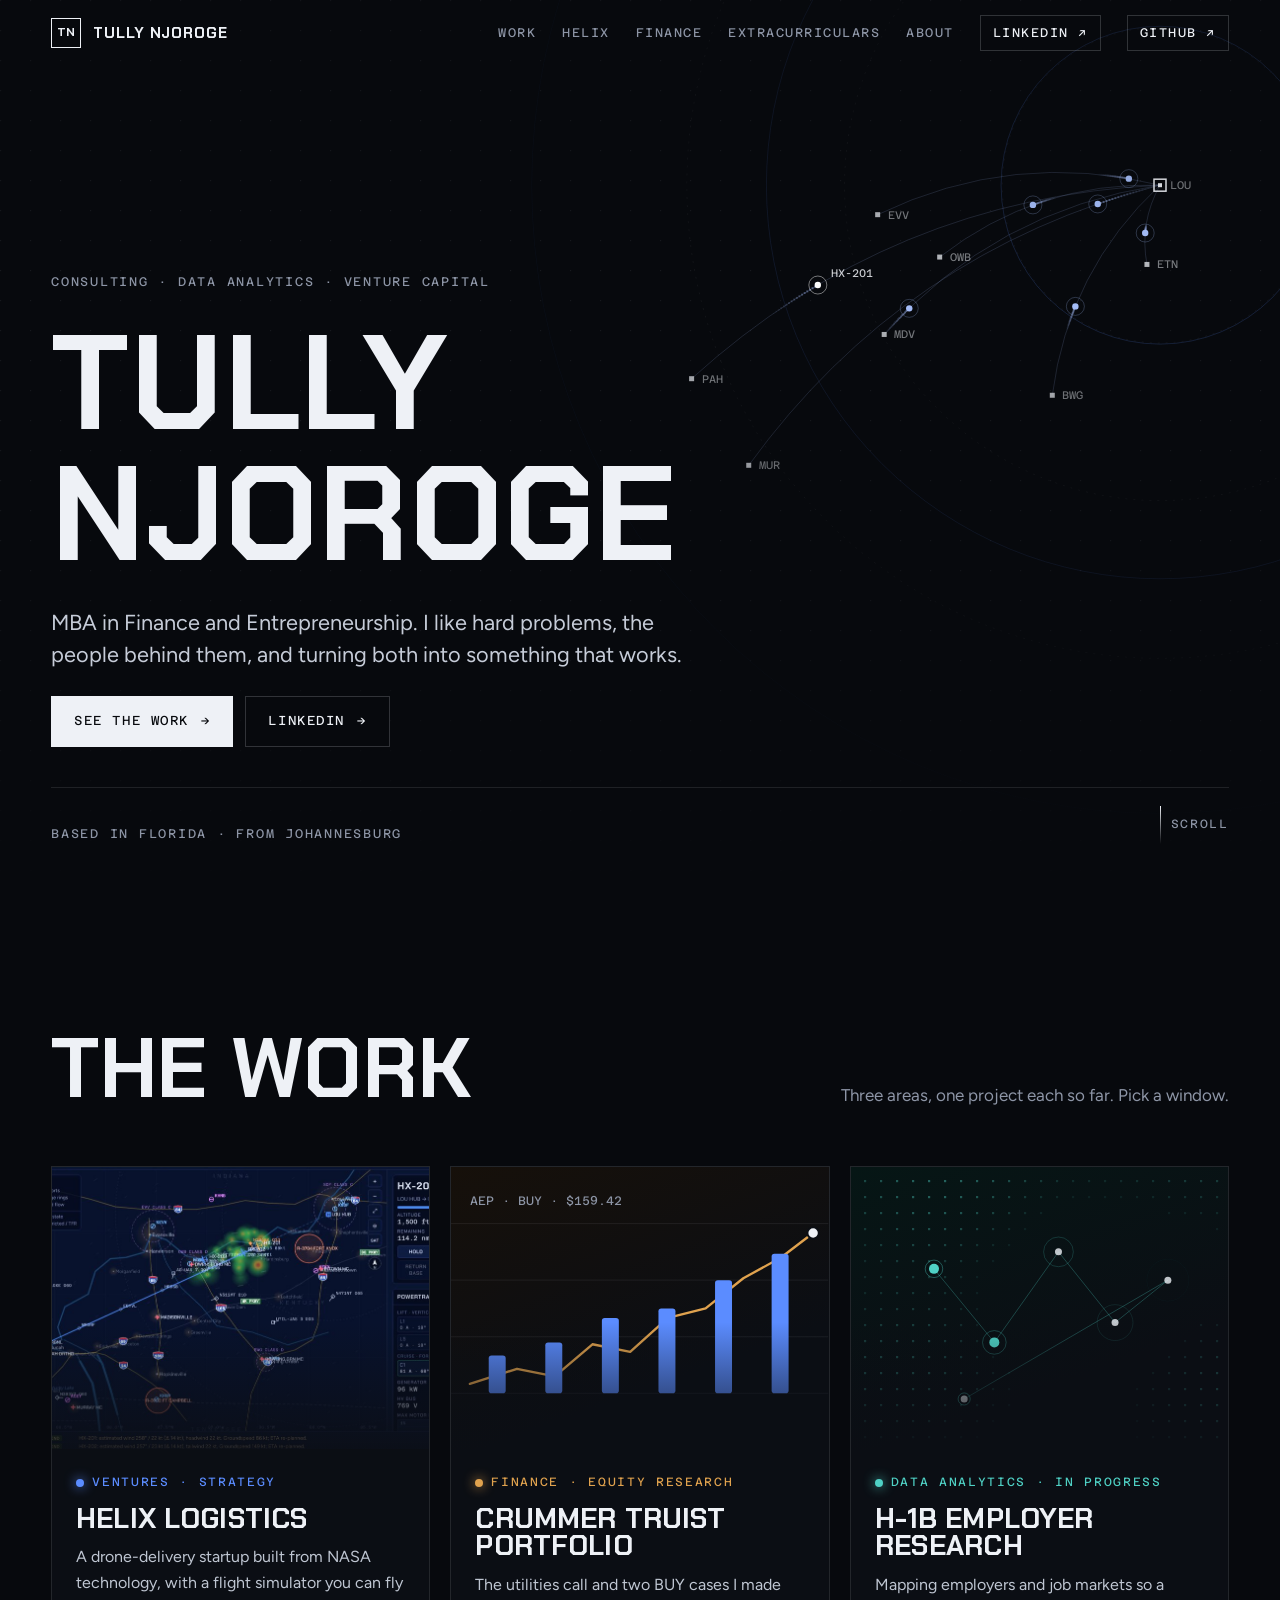
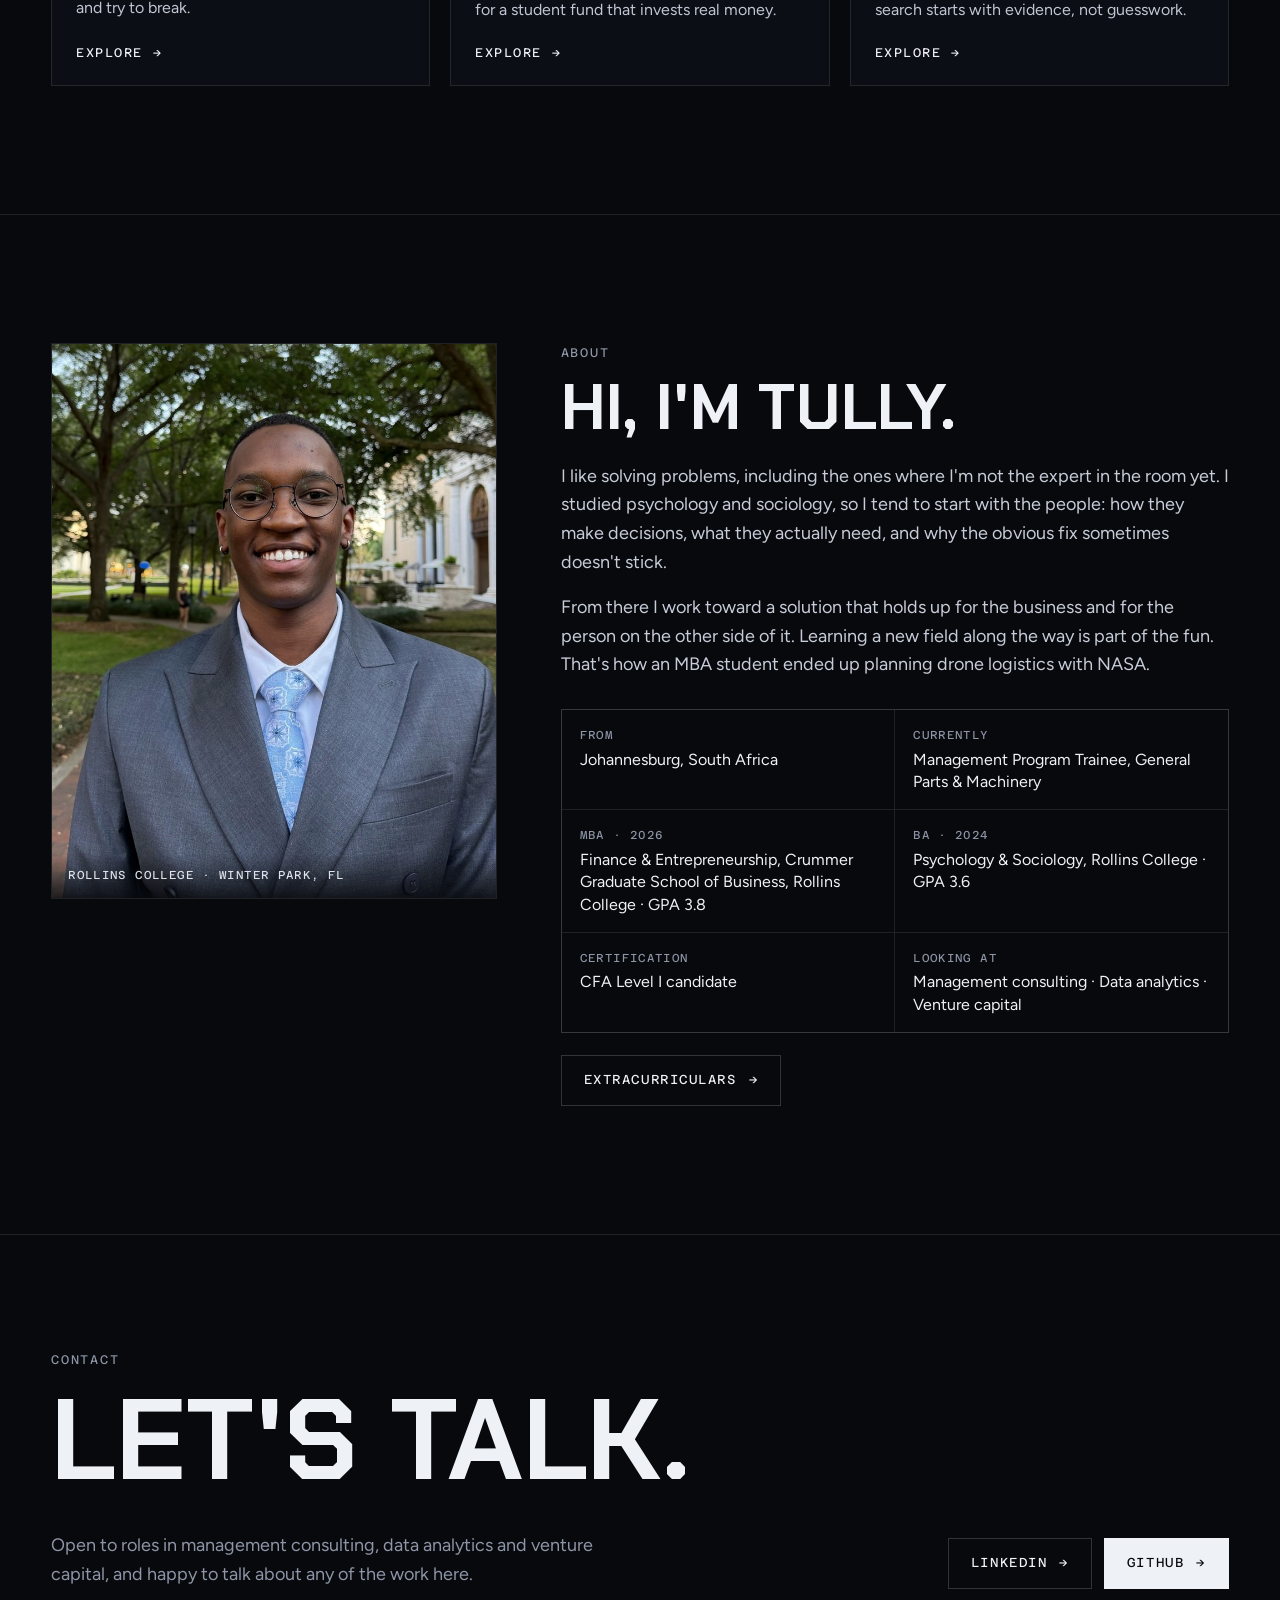
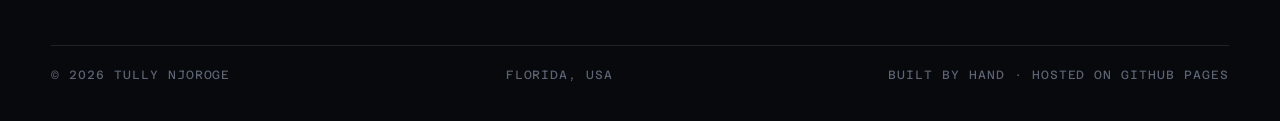
<file: index.html>
<!doctype html>
<html lang="en">
<head>
<meta charset="utf-8">
<meta name="viewport" content="width=device-width, initial-scale=1, viewport-fit=cover">
<title>Tully Njoroge</title>
<meta name="description" content="Tully Njoroge: MBA in Finance and Entrepreneurship, focused on management consulting, data analytics and venture capital.">
<meta property="og:title" content="Tully Njoroge"><meta property="og:description" content="Tully Njoroge: MBA in Finance and Entrepreneurship, focused on management consulting, data analytics and venture capital."><meta property="og:image" content="helix-console.jpg">
<script>document.documentElement.classList.add('js')</script>
<link rel="preconnect" href="https://fonts.googleapis.com"><link rel="preconnect" href="https://fonts.gstatic.com" crossorigin><link rel="stylesheet" href="https://fonts.googleapis.com/css2?family=Chakra+Petch:wght@500;600;700&family=Figtree:wght@400;500;600&family=Azeret+Mono:wght@400;500&display=swap">
<link rel="stylesheet" href="site.css">
</head>
<body><header class="nav"><div class="wrap">
  <a class="brand" href="index.html"><span class="mark">TN</span>Tully Njoroge</a>
  <nav aria-label="Main"><a href="index.html#work">Work</a><a href="helix-logistics.html">Helix</a><a href="global-portfolios.html">Finance</a><a href="extracurriculars.html">Extracurriculars</a><a href="index.html#about">About</a><a class="gh" href="https://www.linkedin.com/in/tully-njoroge" rel="noopener">LinkedIn ↗</a><a class="gh" href="https://github.com/tuhlee15" rel="noopener">GitHub ↗</a></nav>
</div></header>
<main>
<section class="hero" aria-label="Introduction">
  <canvas data-field aria-hidden="true"></canvas>
  <div class="wrap">
    <div class="eyebrow rv">Consulting · Data analytics · Venture capital</div>
    <h1 class="display split"><span>Tully</span> <span>Njoroge</span></h1>
    <p class="lede rv d1">MBA in Finance and Entrepreneurship. I like hard problems, the people behind them, and turning both into something that works.</p>
    <div class="btns rv d2"><a class="btn solid" href="#work">See the work <span class="arr">→</span></a><a class="btn" href="https://www.linkedin.com/in/tully-njoroge" rel="noopener">LinkedIn <span class="arr">→</span></a></div>
    <div class="hero-foot rv d3"><span class="eyebrow">Based in Florida · From Johannesburg</span><div class="scrollcue"><i></i>Scroll</div></div>
  </div>
</section>

<section class="section" id="work"><div class="wrap">
  <div class="sec-head"><h2 class="display split">The work</h2><p class="rv">Three areas, one project each so far. Pick a window.</p></div>
  <div class="windows">
    <a class="win rv" href="helix-logistics.html">
      <div class="win-media"><img src="helix-console.jpg" alt="Helix Ops flight operations console over a map of western Kentucky" loading="lazy"></div>
      <div class="win-body"><span class="code aero">Ventures · Strategy</span><h3 class="display">Helix Logistics</h3><p>A drone-delivery startup built from NASA technology, with a flight simulator you can fly and try to break.</p><span class="more">Explore <span class="arr">→</span></span></div>
    </a>
    <a class="win rv d1" href="global-portfolios.html">
      <div class="win-media fin-art" aria-hidden="true">
        <svg viewBox="0 0 400 300" preserveAspectRatio="xMidYMid slice">
          <g stroke="rgba(238,241,246,.08)"><line x1="0" x2="400" y1="60" y2="60"/><line x1="0" x2="400" y1="120" y2="120"/><line x1="0" x2="400" y1="180" y2="180"/><line x1="0" x2="400" y1="240" y2="240"/></g>
          <polyline class="draw" points="20,230 70,214 110,222 150,188 190,196 230,160 270,150 310,118 350,96 384,70" fill="none" stroke="#e0a24e" stroke-width="2.5" stroke-linejoin="round" stroke-linecap="round"/>
          <g class="bars"><rect x="40" y="200" width="18" height="40" rx="3" fill="#5b8cff"/><rect x="100" y="186" width="18" height="54" rx="3" fill="#5b8cff"/><rect x="160" y="160" width="18" height="80" rx="3" fill="#5b8cff"/><rect x="220" y="150" width="18" height="90" rx="3" fill="#5b8cff"/><rect x="280" y="120" width="18" height="120" rx="3" fill="#5b8cff"/><rect x="340" y="92" width="18" height="148" rx="3" fill="#5b8cff"/></g>
          <circle cx="384" cy="70" r="6" fill="#eef1f6" stroke="#0b0e14" stroke-width="2"/>
          <text x="20" y="40" font-family="Azeret Mono, ui-monospace, monospace" font-size="13" fill="#8d95a6">AEP · BUY · $159.42</text>
        </svg>
      </div>
      <div class="win-body"><span class="code fin">Finance · Equity research</span><h3 class="display">Crummer Truist Portfolio</h3><p>The utilities call and two BUY cases I made for a student fund that invests real money.</p><span class="more">Explore <span class="arr">→</span></span></div>
    </a>
    <a class="win rv d2" href="h1b-employer-research.html">
      <div class="win-media data-art" aria-hidden="true"><canvas data-dots></canvas></div>
      <div class="win-body"><span class="code data">Data analytics · In progress</span><h3 class="display">H-1B Employer Research</h3><p>Mapping employers and job markets so a search starts with evidence, not guesswork.</p><span class="more">Explore <span class="arr">→</span></span></div>
    </a>
  </div>
</div></section>

<section class="section" id="about" style="border-top:1px solid var(--line)"><div class="wrap about">
  <figure class="portrait rv" style="margin:0"><img src="headshot.jpg" alt="Tully Njoroge in a grey suit and light blue tie on the Rollins College campus" width="800" height="1000"><figcaption>Rollins College · Winter Park, FL</figcaption></figure>
  <div>
    <div class="eyebrow rv">About</div>
    <h2 class="display split" style="margin-top:14px">Hi, I'm Tully.</h2>
    <div class="bio rv">
      <p>I like solving problems, including the ones where I'm not the expert in the room yet. I studied psychology and sociology, so I tend to start with the people: how they make decisions, what they actually need, and why the obvious fix sometimes doesn't stick.</p>
      <p>From there I work toward a solution that holds up for the business and for the person on the other side of it. Learning a new field along the way is part of the fun. That's how an MBA student ended up planning drone logistics with NASA.</p>
    </div>
    <dl class="facts rv">
      <div><dt>From</dt><dd>Johannesburg, South Africa</dd></div>
      <div><dt>Currently</dt><dd>Management Program Trainee, General Parts &amp; Machinery</dd></div>
      <div><dt>MBA · 2026</dt><dd>Finance &amp; Entrepreneurship, Crummer Graduate School of Business, Rollins College · GPA 3.8</dd></div>
      <div><dt>BA · 2024</dt><dd>Psychology &amp; Sociology, Rollins College · GPA 3.6</dd></div>
      <div><dt>Certification</dt><dd>CFA Level I candidate</dd></div>
      <div><dt>Looking at</dt><dd>Management consulting · Data analytics · Venture capital</dd></div>
    </dl>
    <div class="btns rv" style="margin-top:22px"><a class="btn" href="extracurriculars.html">Extracurriculars <span class="arr">→</span></a></div>
  </div>
</div></section>
</main>
<footer class="contact"><div class="wrap">
  <div class="eyebrow rv">Contact</div>
  <h2 class="display split" style="margin-top:14px">Let's talk.</h2>
  <div class="row rv"><p style="color:var(--muted);max-width:46ch;font-size:18px">Open to roles in management consulting, data analytics and venture capital, and happy to talk about any of the work here.</p>
  <div class="btns"><a class="btn" href="https://www.linkedin.com/in/tully-njoroge" rel="noopener">LinkedIn <span class="arr">→</span></a><a class="btn solid" href="https://github.com/tuhlee15" rel="noopener">GitHub <span class="arr">→</span></a></div></div>
  <div class="foot"><span>© 2026 Tully Njoroge</span><span>Florida, USA</span><span>Built by hand · hosted on GitHub Pages</span></div>
</div></footer>
<script src="site.js"></script>
</body>
</html>
</file>
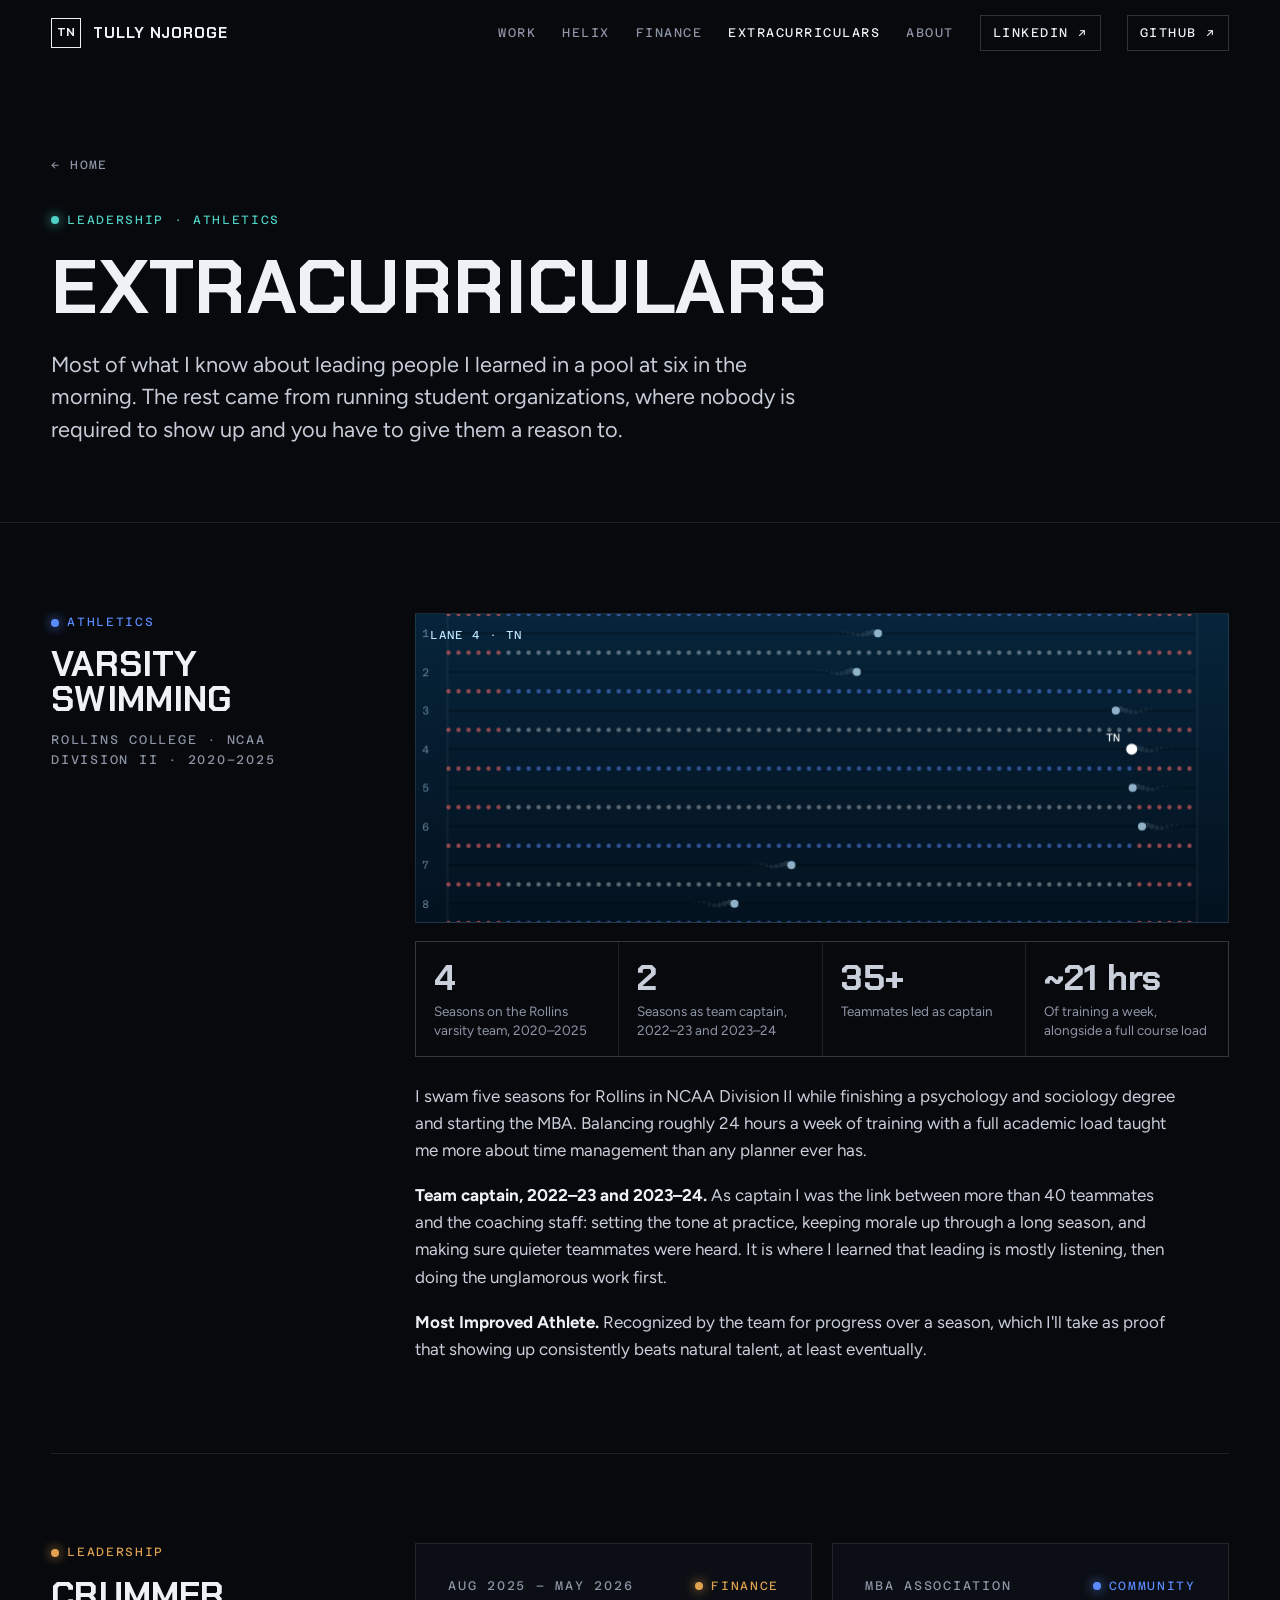
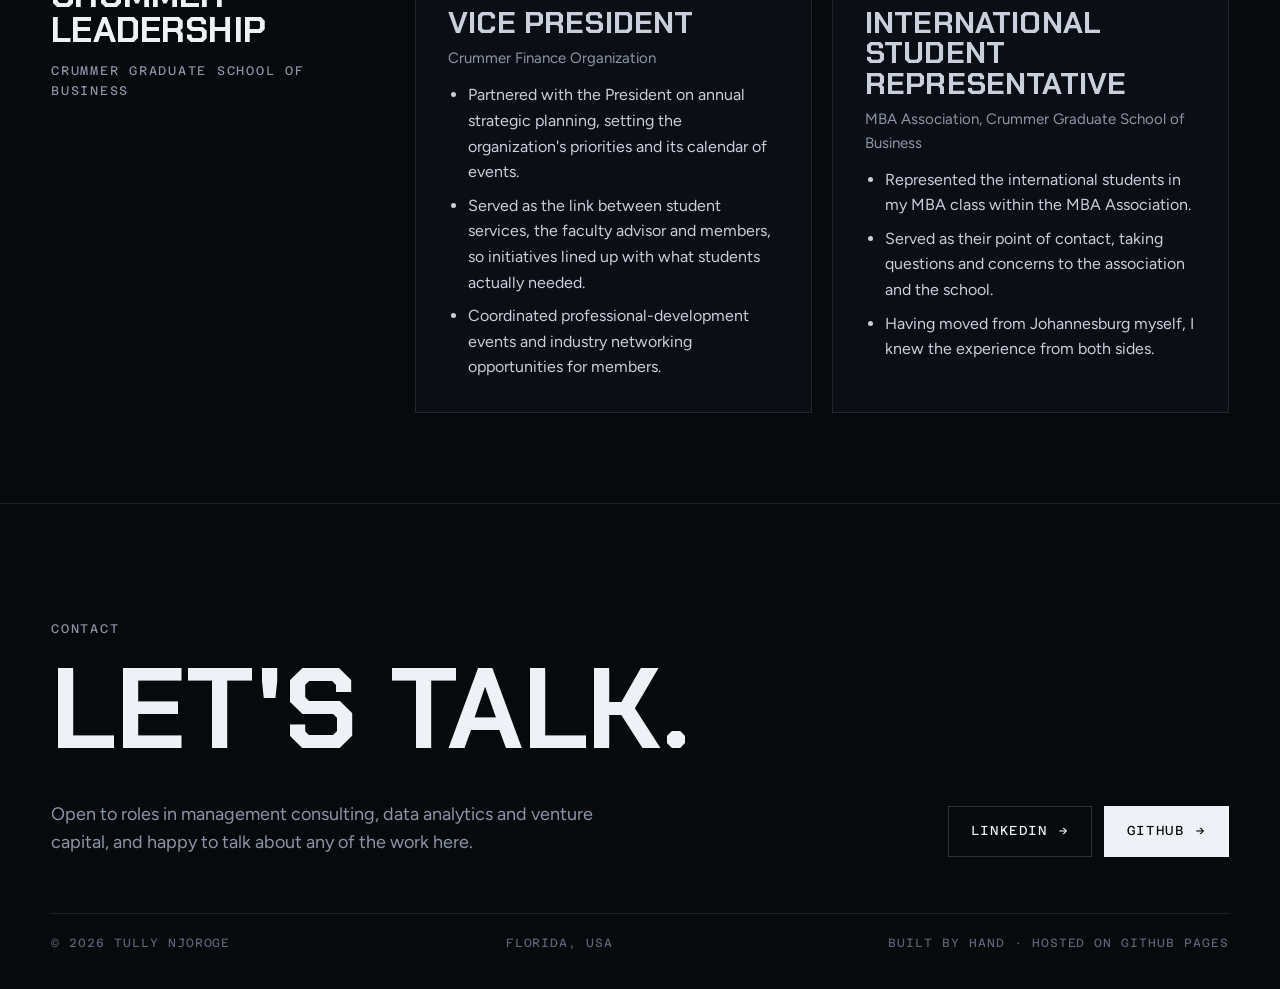
<file: extracurriculars.html>
<!doctype html>
<html lang="en">
<head>
<meta charset="utf-8">
<meta name="viewport" content="width=device-width, initial-scale=1, viewport-fit=cover">
<title>Extracurriculars</title>
<meta name="description" content="Tully Njoroge outside the classroom: NCAA Division II varsity swimming and team captain at Rollins College, Crummer Finance Organization and the MBA Association.">
<meta property="og:title" content="Extracurriculars"><meta property="og:description" content="Tully Njoroge outside the classroom: NCAA Division II varsity swimming and team captain at Rollins College, Crummer Finance Organization and the MBA Association."><meta property="og:image" content="helix-console.jpg">
<script>document.documentElement.classList.add('js')</script>
<link rel="preconnect" href="https://fonts.googleapis.com"><link rel="preconnect" href="https://fonts.gstatic.com" crossorigin><link rel="stylesheet" href="https://fonts.googleapis.com/css2?family=Chakra+Petch:wght@500;600;700&family=Figtree:wght@400;500;600&family=Azeret+Mono:wght@400;500&display=swap">
<link rel="stylesheet" href="site.css">
</head>
<body><header class="nav"><div class="wrap">
  <a class="brand" href="index.html"><span class="mark">TN</span>Tully Njoroge</a>
  <nav aria-label="Main"><a href="index.html#work">Work</a><a href="helix-logistics.html">Helix</a><a href="global-portfolios.html">Finance</a><a href="extracurriculars.html" aria-current="page">Extracurriculars</a><a href="index.html#about">About</a><a class="gh" href="https://www.linkedin.com/in/tully-njoroge" rel="noopener">LinkedIn ↗</a><a class="gh" href="https://github.com/tuhlee15" rel="noopener">GitHub ↗</a></nav>
</div></header>
<main>
<section class="cs-hero"><div class="wrap">
  <a class="crumb" href="index.html#about">← Home</a>
  <div style="margin-top:28px"><span class="code data">Leadership · Athletics</span></div>
  <h1 class="display split" style="font-size:clamp(22px,6vw,104px)">Extracurriculars</h1>
  <p class="lede rv">Most of what I know about leading people I learned in a pool at six in the morning. The rest came from running student organizations, where nobody is required to show up and you have to give them a reason to.</p>
</div></section>

<div class="wrap">
<section class="block"><header><span class="code aero">Athletics</span><h2 class="display">Varsity swimming</h2><p class="eyebrow">Rollins College · NCAA Division II · 2020–2025</p></header><div class="prose" style="max-width:none">
  <div class="pool rv"><canvas data-pool aria-hidden="true"></canvas><span class="pool-label">Lane 4 · TN</span></div>
  <div class="factbar rv" data-count-wrap style="margin-top:0">
    <div><b data-count="5">5</b><span>Seasons on the Rollins varsity team, 2020–2025</span></div>
    <div><b data-count="2">2</b><span>Seasons as team captain, 2022–23 and 2023–24</span></div>
    <div><b data-count="40" data-suf="+">40+</b><span>Teammates led as captain</span></div>
    <div><b data-count="24" data-pre="~" data-suf=" hrs">~24 hrs</b><span>Of training a week, alongside a full course load</span></div>
  </div>
  <div class="prose" style="margin-top:8px">
    <p class="rv">I swam five seasons for Rollins in NCAA Division II while finishing a psychology and sociology degree and starting the MBA. Balancing roughly 24 hours a week of training with a full academic load taught me more about time management than any planner ever has.</p>
    <p class="rv"><strong>Team captain, 2022–23 and 2023–24.</strong> As captain I was the link between more than 40 teammates and the coaching staff: setting the tone at practice, keeping morale up through a long season, and making sure quieter teammates were heard. It is where I learned that leading is mostly listening, then doing the unglamorous work first.</p>
    <p class="rv"><strong>Most Improved Athlete.</strong> Recognized by the team for progress over a season, which I'll take as proof that showing up consistently beats natural talent, at least eventually.</p>
  </div>
</div></section>

<section class="block" style="border-bottom:0"><header><span class="code fin">Leadership</span><h2 class="display">Crummer leadership</h2><p class="eyebrow">Crummer Graduate School of Business</p></header><div class="prose" style="max-width:none">
  <div class="roles">
    <article class="role rv">
      <div class="role-top"><span class="eyebrow">Aug 2025 – May 2026</span><span class="code fin">Finance</span></div>
      <h3 class="display">Vice President</h3>
      <div class="org">Crummer Finance Organization</div>
      <ul class="clean">
        <li>Partnered with the President on annual strategic planning, setting the organization's priorities and its calendar of events.</li>
        <li>Served as the link between student services, the faculty advisor and members, so initiatives lined up with what students actually needed.</li>
        <li>Coordinated professional-development events and industry networking opportunities for members.</li>
      </ul>
    </article>
    <article class="role rv d1">
      <div class="role-top"><span class="eyebrow">MBA Association</span><span class="code aero">Community</span></div>
      <h3 class="display">International Student Representative</h3>
      <div class="org">MBA Association, Crummer Graduate School of Business</div>
      <ul class="clean">
        <li>Represented the international students in my MBA class within the MBA Association.</li>
        <li>Served as their point of contact, taking questions and concerns to the association and the school.</li>
        <li>Having moved from Johannesburg myself, I knew the experience from both sides.</li>
      </ul>
    </article>
  </div>
</div></section>
</div>
</main>
<footer class="contact"><div class="wrap">
  <div class="eyebrow rv">Contact</div>
  <h2 class="display split" style="margin-top:14px">Let's talk.</h2>
  <div class="row rv"><p style="color:var(--muted);max-width:46ch;font-size:18px">Open to roles in management consulting, data analytics and venture capital, and happy to talk about any of the work here.</p>
  <div class="btns"><a class="btn" href="https://www.linkedin.com/in/tully-njoroge" rel="noopener">LinkedIn <span class="arr">→</span></a><a class="btn solid" href="https://github.com/tuhlee15" rel="noopener">GitHub <span class="arr">→</span></a></div></div>
  <div class="foot"><span>© 2026 Tully Njoroge</span><span>Florida, USA</span><span>Built by hand · hosted on GitHub Pages</span></div>
</div></footer>
<script src="site.js"></script>
</body>
</html>
</file>
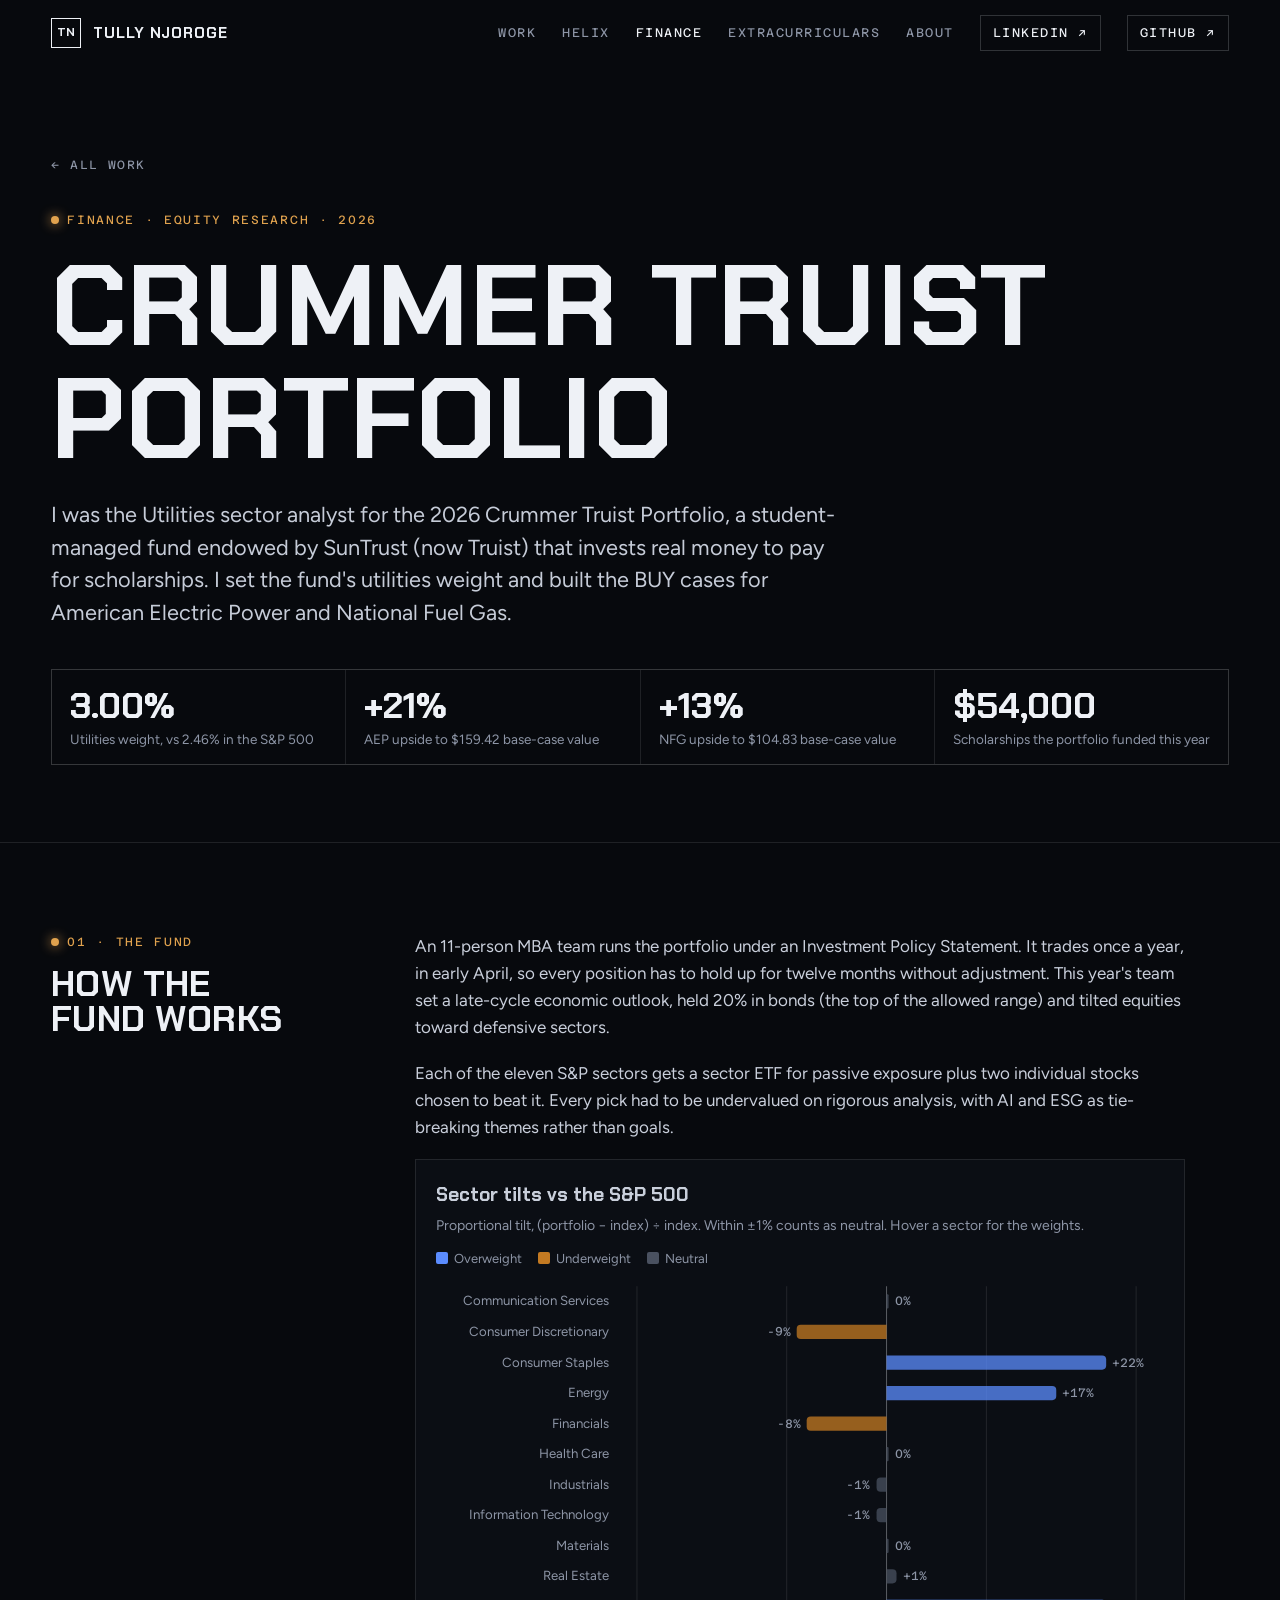
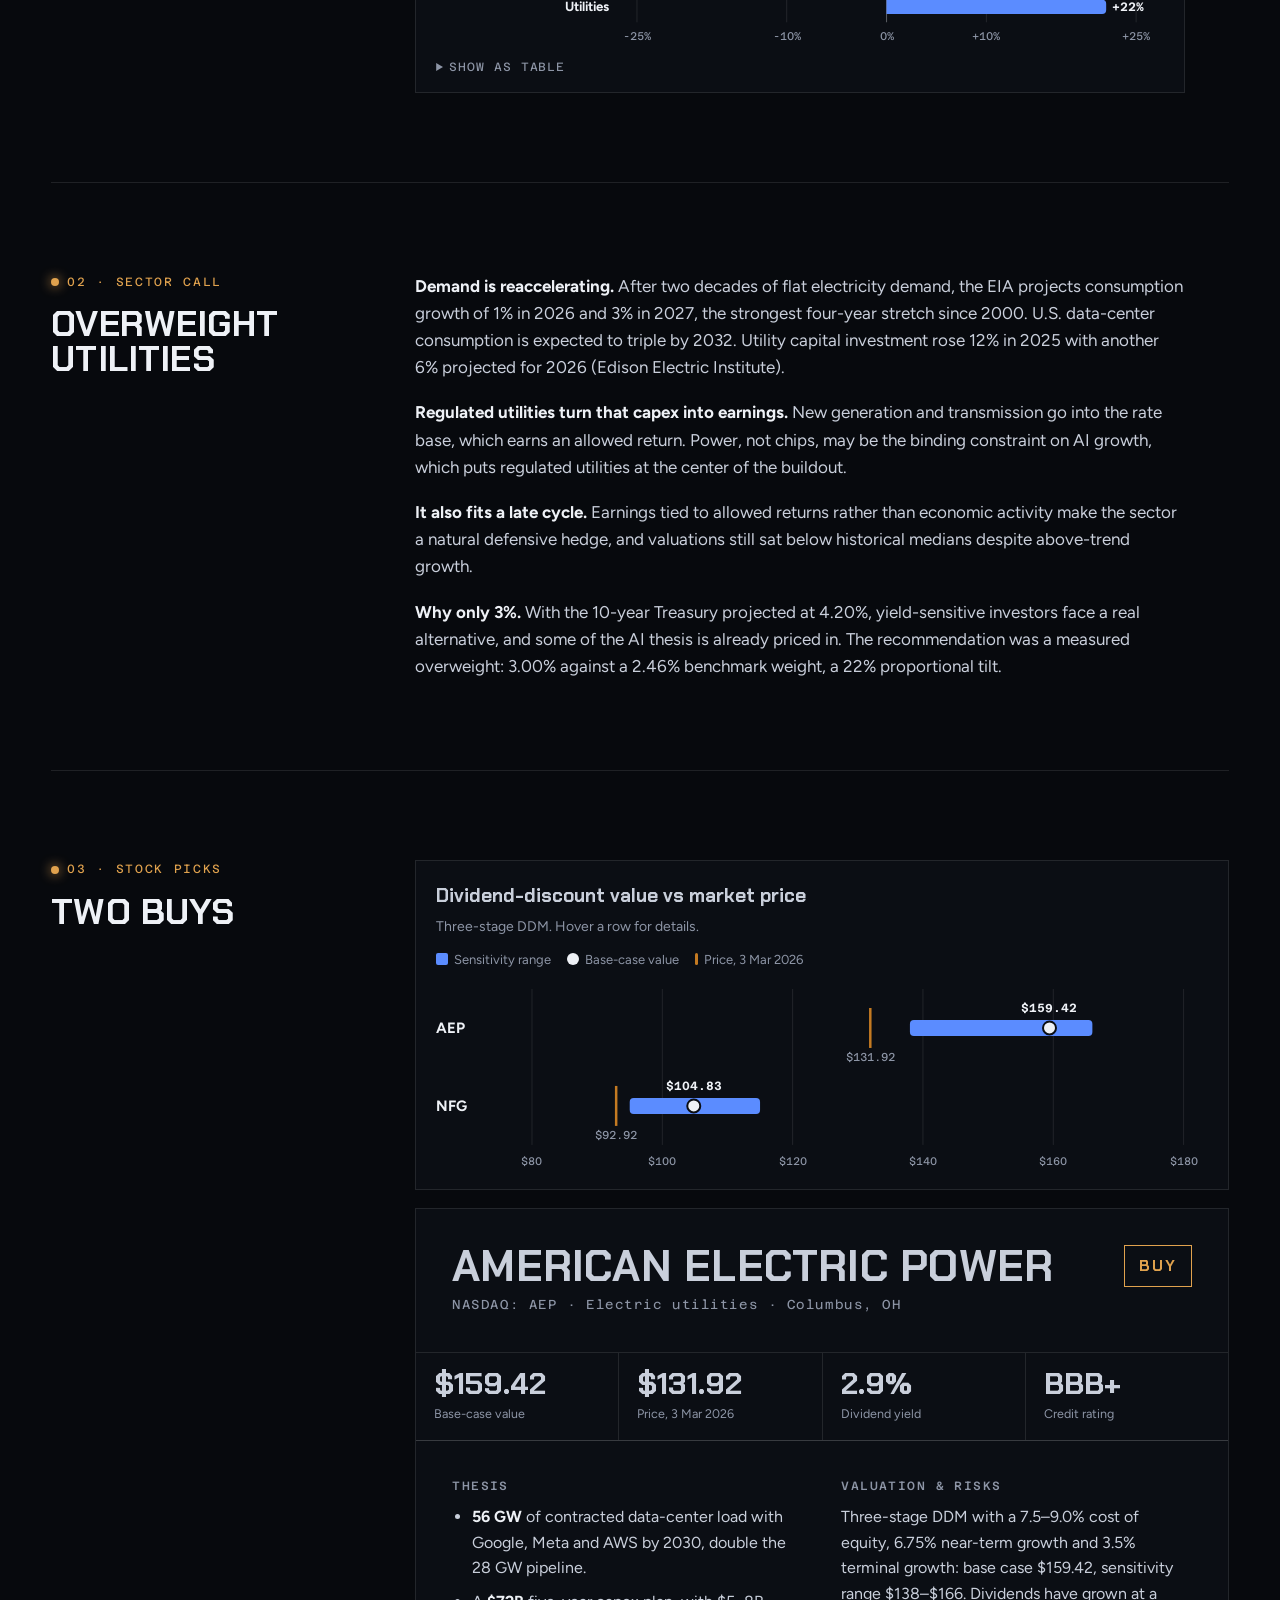
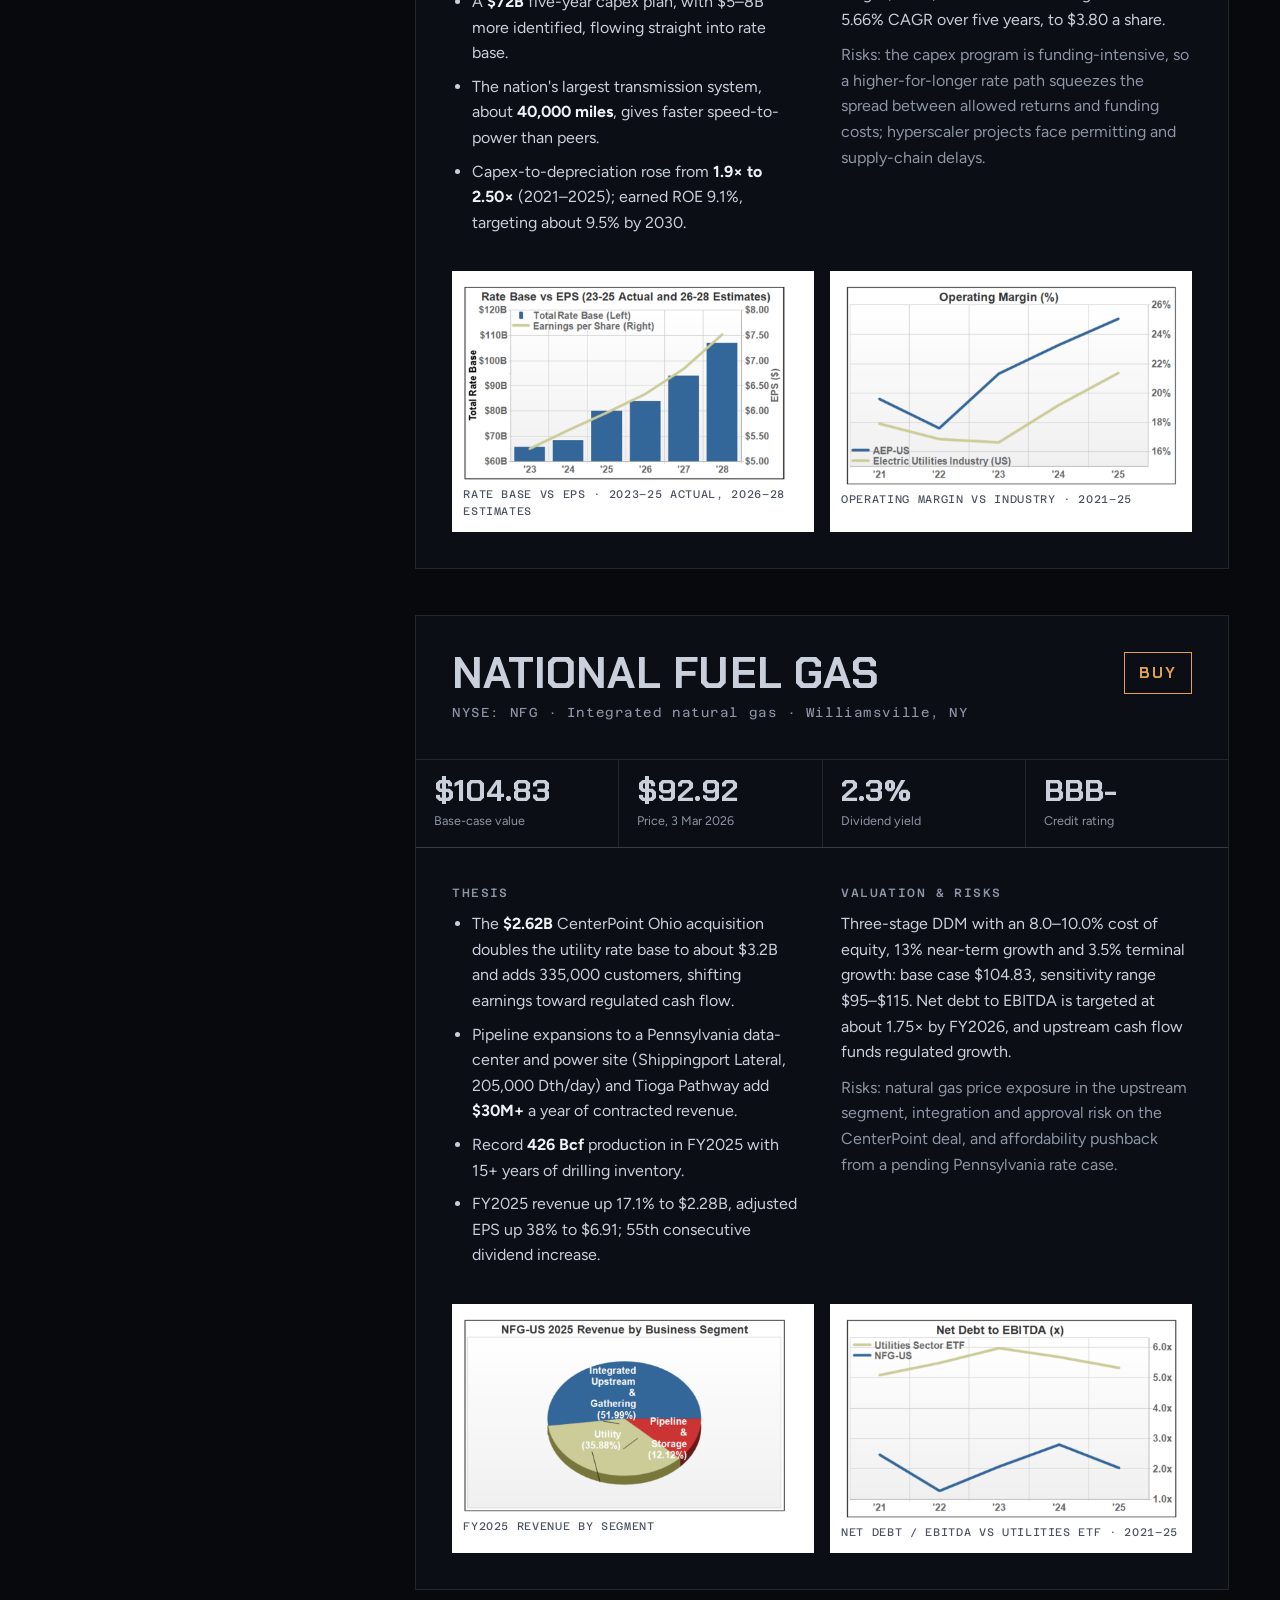
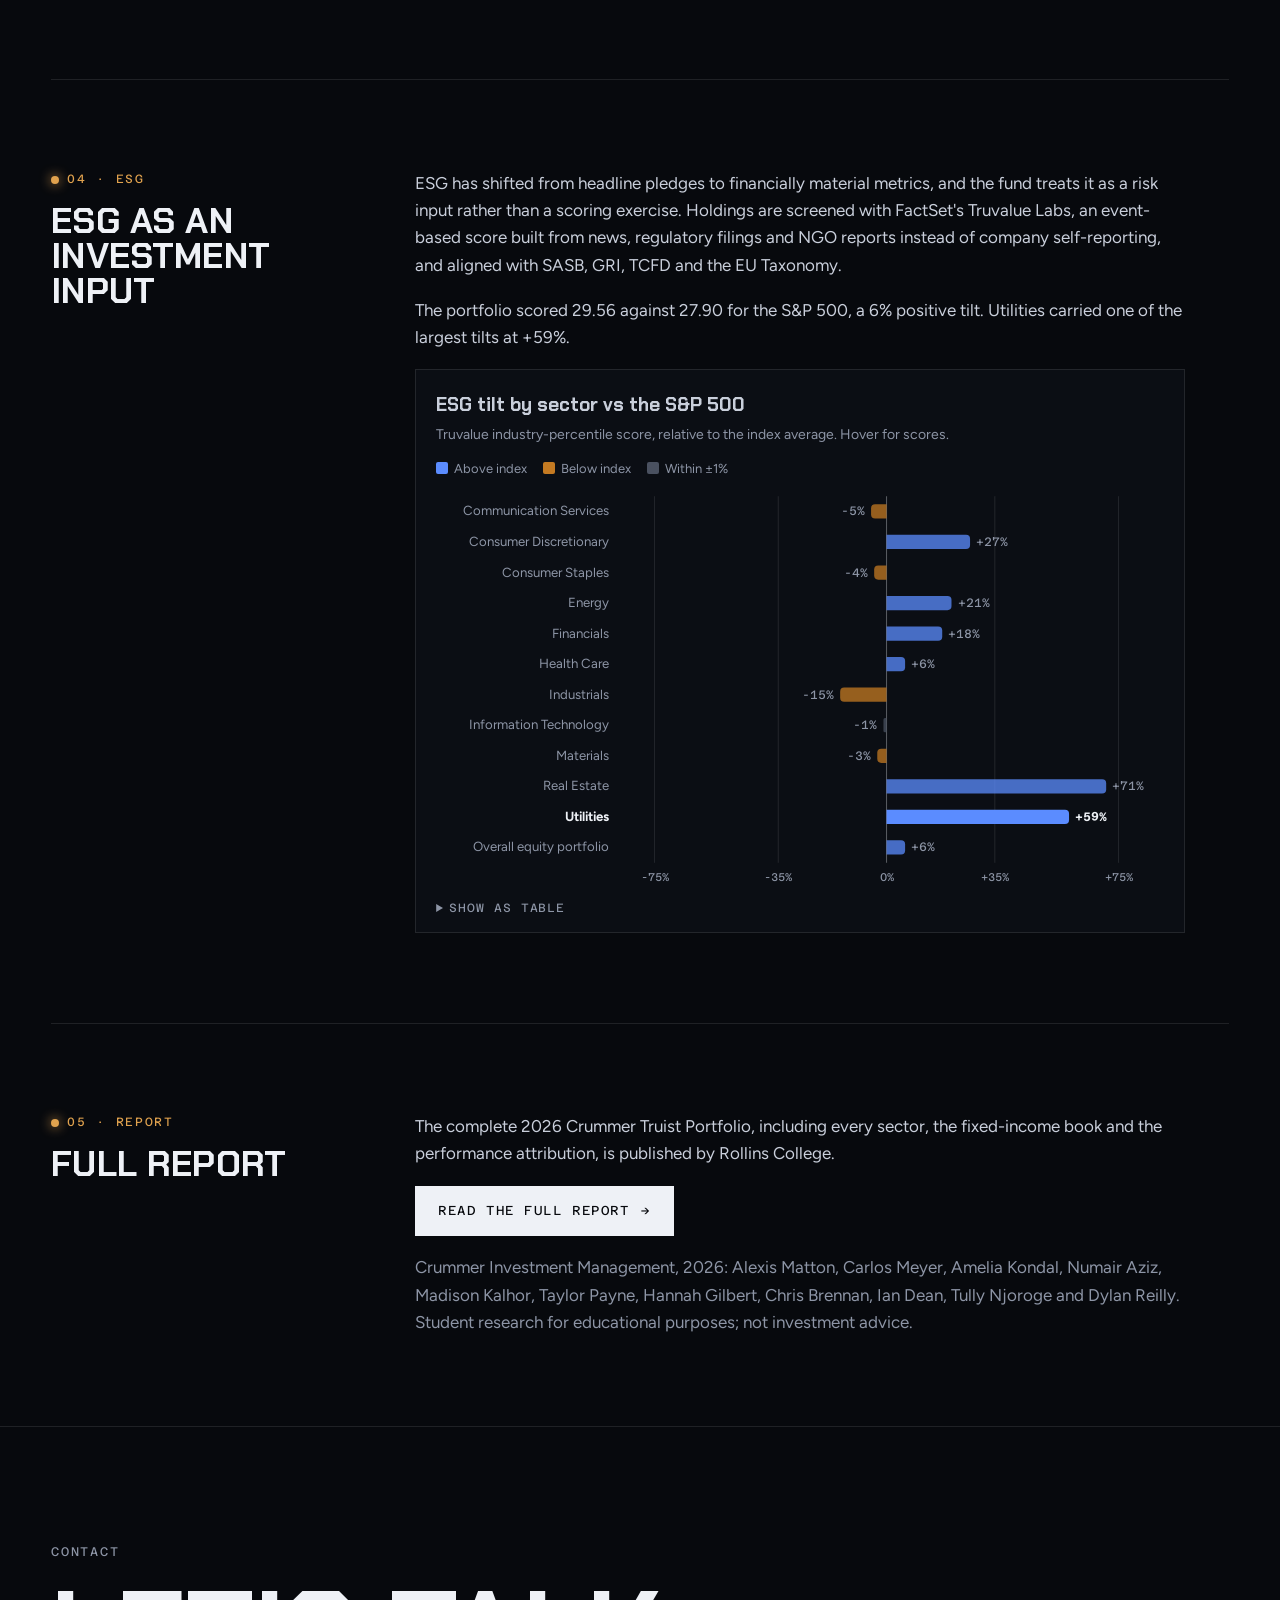
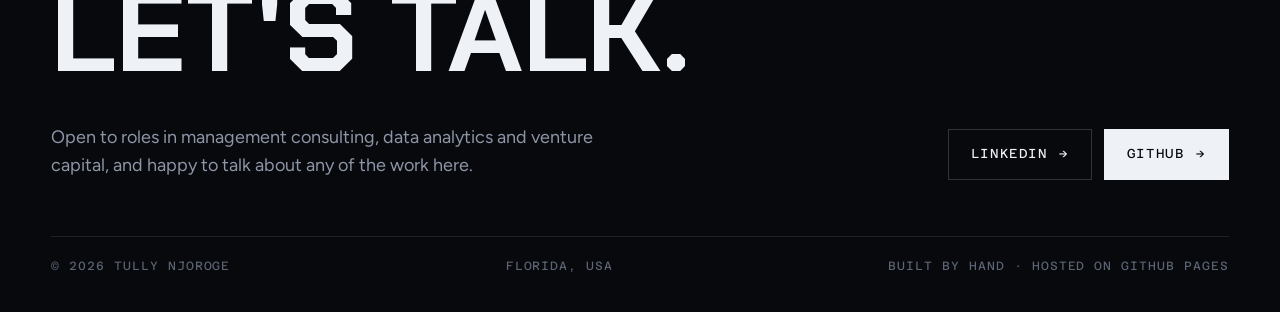
<file: global-portfolios.html>
<!doctype html>
<html lang="en">
<head>
<meta charset="utf-8">
<meta name="viewport" content="width=device-width, initial-scale=1, viewport-fit=cover">
<title>Crummer Truist Portfolio</title>
<meta name="description" content="Utilities sector research for the 2026 Crummer Truist Portfolio: an overweight call and BUY cases for AEP and NFG.">
<meta property="og:title" content="Crummer Truist Portfolio"><meta property="og:description" content="Utilities sector research for the 2026 Crummer Truist Portfolio: an overweight call and BUY cases for AEP and NFG."><meta property="og:image" content="helix-console.jpg">
<script>document.documentElement.classList.add('js')</script>
<link rel="preconnect" href="https://fonts.googleapis.com"><link rel="preconnect" href="https://fonts.gstatic.com" crossorigin><link rel="stylesheet" href="https://fonts.googleapis.com/css2?family=Chakra+Petch:wght@500;600;700&family=Figtree:wght@400;500;600&family=Azeret+Mono:wght@400;500&display=swap">
<link rel="stylesheet" href="site.css">
</head>
<body><header class="nav"><div class="wrap">
  <a class="brand" href="index.html"><span class="mark">TN</span>Tully Njoroge</a>
  <nav aria-label="Main"><a href="index.html#work">Work</a><a href="helix-logistics.html">Helix</a><a href="global-portfolios.html" aria-current="page">Finance</a><a href="extracurriculars.html">Extracurriculars</a><a href="index.html#about">About</a><a class="gh" href="https://www.linkedin.com/in/tully-njoroge" rel="noopener">LinkedIn ↗</a><a class="gh" href="https://github.com/tuhlee15" rel="noopener">GitHub ↗</a></nav>
</div></header>
<main>
<section class="cs-hero"><div class="wrap">
  <a class="crumb" href="index.html#work">← All work</a>
  <div style="margin-top:28px"><span class="code fin">Finance · Equity research · 2026</span></div>
  <h1 class="display split">Crummer Truist Portfolio</h1>
  <p class="lede rv">I was the Utilities sector analyst for the 2026 Crummer Truist Portfolio, a student-managed fund endowed by SunTrust (now Truist) that invests real money to pay for scholarships. I set the fund's utilities weight and built the BUY cases for American Electric Power and National Fuel Gas.</p>
  <div class="factbar rv d1" data-count-wrap>
    <div><b data-count="3" data-dec="2" data-suf="%">3.00%</b><span>Utilities weight, vs 2.46% in the S&amp;P 500</span></div>
    <div><b data-count="21" data-pre="+" data-suf="%">+21%</b><span>AEP upside to $159.42 base-case value</span></div>
    <div><b data-count="13" data-pre="+" data-suf="%">+13%</b><span>NFG upside to $104.83 base-case value</span></div>
    <div><b data-count="54000" data-pre="$">$54,000</b><span>Scholarships the portfolio funded this year</span></div>
  </div>
</div></section>

<div class="wrap">
<section class="block"><header><span class="code fin">01 · The fund</span><h2 class="display">How the fund works</h2></header><div class="prose">
  <p class="rv">An 11-person MBA team runs the portfolio under an Investment Policy Statement. It trades once a year, in early April, so every position has to hold up for twelve months without adjustment. This year's team set a late-cycle economic outlook, held 20% in bonds (the top of the allowed range) and tilted equities toward defensive sectors.</p>
  <p class="rv">Each of the eleven S&amp;P sectors gets a sector ETF for passive exposure plus two individual stocks chosen to beat it. Every pick had to be undervalued on rigorous analysis, with AI and ESG as tie-breaking themes rather than goals.</p>
  <div class="chart rv"><h4>Sector tilts vs the S&amp;P 500</h4><p class="sub">Proportional tilt, (portfolio − index) ÷ index. Within ±1% counts as neutral. Hover a sector for the weights.</p>
    <div class="legend"><span><i style="background:#5b8cff"></i>Overweight</span><span><i style="background:#c47a22"></i>Underweight</span><span><i style="background:#4a5160"></i>Neutral</span></div>
    <div data-chart="diverging" data-highlight="Utilities" data-label="Sector tilts versus the S&amp;P 500" data-rows="[{&quot;k&quot;: &quot;Communication Services&quot;, &quot;v&quot;: 0, &quot;tip&quot;: &quot;Portfolio 10.60% \u00b7 S&amp;P 500 10.61%<br>Tilt +0% (proportional)&quot;}, {&quot;k&quot;: &quot;Consumer Discretionary&quot;, &quot;v&quot;: -9, &quot;tip&quot;: &quot;Portfolio 9.10% \u00b7 S&amp;P 500 9.96%<br>Tilt -9% (proportional)&quot;}, {&quot;k&quot;: &quot;Consumer Staples&quot;, &quot;v&quot;: 22, &quot;tip&quot;: &quot;Portfolio 6.40% \u00b7 S&amp;P 500 5.26%<br>Tilt +22% (proportional)&quot;}, {&quot;k&quot;: &quot;Energy&quot;, &quot;v&quot;: 17, &quot;tip&quot;: &quot;Portfolio 4.10% \u00b7 S&amp;P 500 3.50%<br>Tilt +17% (proportional)&quot;}, {&quot;k&quot;: &quot;Financials&quot;, &quot;v&quot;: -8, &quot;tip&quot;: &quot;Portfolio 11.40% \u00b7 S&amp;P 500 12.33%<br>Tilt -8% (proportional)&quot;}, {&quot;k&quot;: &quot;Health Care&quot;, &quot;v&quot;: 0, &quot;tip&quot;: &quot;Portfolio 9.50% \u00b7 S&amp;P 500 9.54%<br>Tilt +0% (proportional)&quot;}, {&quot;k&quot;: &quot;Industrials&quot;, &quot;v&quot;: -1, &quot;tip&quot;: &quot;Portfolio 8.90% \u00b7 S&amp;P 500 8.98%<br>Tilt -1% (proportional)&quot;}, {&quot;k&quot;: &quot;Information Technology&quot;, &quot;v&quot;: -1, &quot;tip&quot;: &quot;Portfolio 33.00% \u00b7 S&amp;P 500 33.37%<br>Tilt -1% (proportional)&quot;}, {&quot;k&quot;: &quot;Materials&quot;, &quot;v&quot;: 0, &quot;tip&quot;: &quot;Portfolio 2.02% \u00b7 S&amp;P 500 2.02%<br>Tilt +0% (proportional)&quot;}, {&quot;k&quot;: &quot;Real Estate&quot;, &quot;v&quot;: 1, &quot;tip&quot;: &quot;Portfolio 1.98% \u00b7 S&amp;P 500 1.97%<br>Tilt +1% (proportional)&quot;}, {&quot;k&quot;: &quot;Utilities&quot;, &quot;v&quot;: 22, &quot;tip&quot;: &quot;Portfolio 3.00% \u00b7 S&amp;P 500 2.46%<br>Tilt +22% (proportional)&quot;}]"></div>
    <details class="table-view"><summary>Show as table</summary><div class="tablewrap"><table class="tbl"><tr><th>Sector</th><th>Portfolio</th><th>S&amp;P 500</th><th>Tilt</th></tr><tr><td>Communication Services</td><td>10.60%</td><td>10.61%</td><td>+0%</td></tr><tr><td>Consumer Discretionary</td><td>9.10%</td><td>9.96%</td><td>-9%</td></tr><tr><td>Consumer Staples</td><td>6.40%</td><td>5.26%</td><td>+22%</td></tr><tr><td>Energy</td><td>4.10%</td><td>3.50%</td><td>+17%</td></tr><tr><td>Financials</td><td>11.40%</td><td>12.33%</td><td>-8%</td></tr><tr><td>Health Care</td><td>9.50%</td><td>9.54%</td><td>+0%</td></tr><tr><td>Industrials</td><td>8.90%</td><td>8.98%</td><td>-1%</td></tr><tr><td>Information Technology</td><td>33.00%</td><td>33.37%</td><td>-1%</td></tr><tr><td>Materials</td><td>2.02%</td><td>2.02%</td><td>+0%</td></tr><tr><td>Real Estate</td><td>1.98%</td><td>1.97%</td><td>+1%</td></tr><tr><td>Utilities</td><td>3.00%</td><td>2.46%</td><td>+22%</td></tr></table></div></details>
  </div>
</div></section>

<section class="block"><header><span class="code fin">02 · Sector call</span><h2 class="display">Overweight utilities</h2></header><div class="prose">
  <p class="rv"><strong>Demand is reaccelerating.</strong> After two decades of flat electricity demand, the EIA projects consumption growth of 1% in 2026 and 3% in 2027, the strongest four-year stretch since 2000. U.S. data-center consumption is expected to triple by 2032. Utility capital investment rose 12% in 2025 with another 6% projected for 2026 (Edison Electric Institute).</p>
  <p class="rv"><strong>Regulated utilities turn that capex into earnings.</strong> New generation and transmission go into the rate base, which earns an allowed return. Power, not chips, may be the binding constraint on AI growth, which puts regulated utilities at the center of the buildout.</p>
  <p class="rv"><strong>It also fits a late cycle.</strong> Earnings tied to allowed returns rather than economic activity make the sector a natural defensive hedge, and valuations still sat below historical medians despite above-trend growth.</p>
  <p class="rv"><strong>Why only 3%.</strong> With the 10-year Treasury projected at 4.20%, yield-sensitive investors face a real alternative, and some of the AI thesis is already priced in. The recommendation was a measured overweight: 3.00% against a 2.46% benchmark weight, a 22% proportional tilt.</p>
</div></section>

<section class="block"><header><span class="code fin">03 · Stock picks</span><h2 class="display">Two BUYs</h2></header><div class="prose" style="max-width:none">
  <div class="chart rv"><h4>Dividend-discount value vs market price</h4><p class="sub">Three-stage DDM. Hover a row for details.</p>
    <div class="legend"><span><i style="background:#5b8cff"></i>Sensitivity range</span><span><i style="background:#eef1f6;border-radius:50%"></i>Base-case value</span><span><i style="background:#c47a22;width:3px"></i>Price, 3 Mar 2026</span></div>
    <div data-chart="football" data-label="Valuation ranges for AEP and NFG versus market price" data-rows="[{&quot;k&quot;: &quot;AEP&quot;, &quot;name&quot;: &quot;American Electric Power&quot;, &quot;base&quot;: 159.42, &quot;lo&quot;: 138, &quot;hi&quot;: 166, &quot;price&quot;: 131.92, &quot;up&quot;: &quot;\u224821%&quot;}, {&quot;k&quot;: &quot;NFG&quot;, &quot;name&quot;: &quot;National Fuel Gas&quot;, &quot;base&quot;: 104.83, &quot;lo&quot;: 95, &quot;hi&quot;: 115, &quot;price&quot;: 92.92, &quot;up&quot;: &quot;\u224813%&quot;}]"></div>
  </div>

  <article class="stock rv">
    <div class="stock-head"><div><h3 class="display">American Electric Power</h3><div class="tick">NASDAQ: AEP · Electric utilities · Columbus, OH</div></div><span class="rating">BUY</span></div>
    <div class="keyrow"><div><b>$159.42</b><span>Base-case value</span></div><div><b>$131.92</b><span>Price, 3 Mar 2026</span></div><div><b>2.9%</b><span>Dividend yield</span></div><div><b>BBB+</b><span>Credit rating</span></div></div>
    <div class="stock-body">
      <div><h4>Thesis</h4><ul class="clean">
        <li><strong>56 GW</strong> of contracted data-center load with Google, Meta and AWS by 2030, double the 28 GW pipeline.</li>
        <li>A <strong>$72B</strong> five-year capex plan, with $5–8B more identified, flowing straight into rate base.</li>
        <li>The nation's largest transmission system, about <strong>40,000 miles</strong>, gives faster speed-to-power than peers.</li>
        <li>Capex-to-depreciation rose from <strong>1.9× to 2.50×</strong> (2021–2025); earned ROE 9.1%, targeting about 9.5% by 2030.</li>
      </ul></div>
      <div><h4>Valuation &amp; risks</h4><p>Three-stage DDM with a 7.5–9.0% cost of equity, 6.75% near-term growth and 3.5% terminal growth: base case $159.42, sensitivity range $138–$166. Dividends have grown at a 5.66% CAGR over five years, to $3.80 a share.</p><p style="margin-top:10px;color:var(--muted)">Risks: the capex program is funding-intensive, so a higher-for-longer rate path squeezes the spread between allowed returns and funding costs; hyperscaler projects face permitting and supply-chain delays.</p></div>
    </div>
    <div class="exhibits"><figure><img src="aep-ratebase.png" alt="AEP total rate base versus EPS, 2023 to 2028 estimates" loading="lazy"><figcaption>Rate base vs EPS · 2023–25 actual, 2026–28 estimates</figcaption></figure><figure><img src="aep-margin.png" alt="AEP operating margin versus electric utilities industry, 2021 to 2025" loading="lazy"><figcaption>Operating margin vs industry · 2021–25</figcaption></figure></div>
  </article>

  <article class="stock rv">
    <div class="stock-head"><div><h3 class="display">National Fuel Gas</h3><div class="tick">NYSE: NFG · Integrated natural gas · Williamsville, NY</div></div><span class="rating">BUY</span></div>
    <div class="keyrow"><div><b>$104.83</b><span>Base-case value</span></div><div><b>$92.92</b><span>Price, 3 Mar 2026</span></div><div><b>2.3%</b><span>Dividend yield</span></div><div><b>BBB-</b><span>Credit rating</span></div></div>
    <div class="stock-body">
      <div><h4>Thesis</h4><ul class="clean">
        <li>The <strong>$2.62B</strong> CenterPoint Ohio acquisition doubles the utility rate base to about $3.2B and adds 335,000 customers, shifting earnings toward regulated cash flow.</li>
        <li>Pipeline expansions to a Pennsylvania data-center and power site (Shippingport Lateral, 205,000 Dth/day) and Tioga Pathway add <strong>$30M+</strong> a year of contracted revenue.</li>
        <li>Record <strong>426 Bcf</strong> production in FY2025 with 15+ years of drilling inventory.</li>
        <li>FY2025 revenue up 17.1% to $2.28B, adjusted EPS up 38% to $6.91; 55th consecutive dividend increase.</li>
      </ul></div>
      <div><h4>Valuation &amp; risks</h4><p>Three-stage DDM with an 8.0–10.0% cost of equity, 13% near-term growth and 3.5% terminal growth: base case $104.83, sensitivity range $95–$115. Net debt to EBITDA is targeted at about 1.75× by FY2026, and upstream cash flow funds regulated growth.</p><p style="margin-top:10px;color:var(--muted)">Risks: natural gas price exposure in the upstream segment, integration and approval risk on the CenterPoint deal, and affordability pushback from a pending Pennsylvania rate case.</p></div>
    </div>
    <div class="exhibits"><figure><img src="nfg-revenue-mix.png" alt="NFG 2025 revenue by business segment" loading="lazy"><figcaption>FY2025 revenue by segment</figcaption></figure><figure><img src="nfg-leverage.png" alt="NFG net debt to EBITDA versus the utilities sector ETF, 2021 to 2025" loading="lazy"><figcaption>Net debt / EBITDA vs utilities ETF · 2021–25</figcaption></figure></div>
  </article>
</div></section>

<section class="block"><header><span class="code fin">04 · ESG</span><h2 class="display">ESG as an investment input</h2></header><div class="prose">
  <p class="rv">ESG has shifted from headline pledges to financially material metrics, and the fund treats it as a risk input rather than a scoring exercise. Holdings are screened with FactSet's Truvalue Labs, an event-based score built from news, regulatory filings and NGO reports instead of company self-reporting, and aligned with SASB, GRI, TCFD and the EU Taxonomy.</p>
  <p class="rv">The portfolio scored 29.56 against 27.90 for the S&amp;P 500, a 6% positive tilt. Utilities carried one of the largest tilts at +59%.</p>
  <div class="chart rv"><h4>ESG tilt by sector vs the S&amp;P 500</h4><p class="sub">Truvalue industry-percentile score, relative to the index average. Hover for scores.</p>
    <div class="legend"><span><i style="background:#5b8cff"></i>Above index</span><span><i style="background:#c47a22"></i>Below index</span><span><i style="background:#4a5160"></i>Within ±1%</span></div>
    <div data-chart="diverging" data-highlight="Utilities" data-label="ESG tilt by sector" data-rows="[{&quot;k&quot;: &quot;Communication Services&quot;, &quot;v&quot;: -5, &quot;tip&quot;: &quot;Fund 36.38 \u00b7 S&amp;P 500 38.47<br>Relative tilt -5%&quot;}, {&quot;k&quot;: &quot;Consumer Discretionary&quot;, &quot;v&quot;: 27, &quot;tip&quot;: &quot;Fund 25.41 \u00b7 S&amp;P 500 20.04<br>Relative tilt +27%&quot;}, {&quot;k&quot;: &quot;Consumer Staples&quot;, &quot;v&quot;: -4, &quot;tip&quot;: &quot;Fund 24.34 \u00b7 S&amp;P 500 25.48<br>Relative tilt -4%&quot;}, {&quot;k&quot;: &quot;Energy&quot;, &quot;v&quot;: 21, &quot;tip&quot;: &quot;Fund 36.13 \u00b7 S&amp;P 500 29.85<br>Relative tilt +21%&quot;}, {&quot;k&quot;: &quot;Financials&quot;, &quot;v&quot;: 18, &quot;tip&quot;: &quot;Fund 41.52 \u00b7 S&amp;P 500 35.16<br>Relative tilt +18%&quot;}, {&quot;k&quot;: &quot;Health Care&quot;, &quot;v&quot;: 6, &quot;tip&quot;: &quot;Fund 46.12 \u00b7 S&amp;P 500 43.68<br>Relative tilt +6%&quot;}, {&quot;k&quot;: &quot;Industrials&quot;, &quot;v&quot;: -15, &quot;tip&quot;: &quot;Fund 25.59 \u00b7 S&amp;P 500 30.14<br>Relative tilt -15%&quot;}, {&quot;k&quot;: &quot;Information Technology&quot;, &quot;v&quot;: -1, &quot;tip&quot;: &quot;Fund 19.47 \u00b7 S&amp;P 500 19.64<br>Relative tilt -1%&quot;}, {&quot;k&quot;: &quot;Materials&quot;, &quot;v&quot;: -3, &quot;tip&quot;: &quot;Fund 26.87 \u00b7 S&amp;P 500 27.57<br>Relative tilt -3%&quot;}, {&quot;k&quot;: &quot;Real Estate&quot;, &quot;v&quot;: 71, &quot;tip&quot;: &quot;Fund 67.94 \u00b7 S&amp;P 500 39.66<br>Relative tilt +71%&quot;}, {&quot;k&quot;: &quot;Utilities&quot;, &quot;v&quot;: 59, &quot;tip&quot;: &quot;Fund 21.61 \u00b7 S&amp;P 500 13.58<br>Relative tilt +59%&quot;}, {&quot;k&quot;: &quot;Overall equity portfolio&quot;, &quot;v&quot;: 6, &quot;tip&quot;: &quot;Fund 29.56 \u00b7 S&amp;P 500 27.90<br>Relative tilt +6%&quot;}]"></div>
    <details class="table-view"><summary>Show as table</summary><div class="tablewrap"><table class="tbl"><tr><th>Sector</th><th>S&amp;P avg</th><th>Fund avg</th><th>Tilt</th></tr><tr><td>Communication Services</td><td>38.47</td><td>36.38</td><td>-5%</td></tr><tr><td>Consumer Discretionary</td><td>20.04</td><td>25.41</td><td>+27%</td></tr><tr><td>Consumer Staples</td><td>25.48</td><td>24.34</td><td>-4%</td></tr><tr><td>Energy</td><td>29.85</td><td>36.13</td><td>+21%</td></tr><tr><td>Financials</td><td>35.16</td><td>41.52</td><td>+18%</td></tr><tr><td>Health Care</td><td>43.68</td><td>46.12</td><td>+6%</td></tr><tr><td>Industrials</td><td>30.14</td><td>25.59</td><td>-15%</td></tr><tr><td>Information Technology</td><td>19.64</td><td>19.47</td><td>-1%</td></tr><tr><td>Materials</td><td>27.57</td><td>26.87</td><td>-3%</td></tr><tr><td>Real Estate</td><td>39.66</td><td>67.94</td><td>+71%</td></tr><tr><td>Utilities</td><td>13.58</td><td>21.61</td><td>+59%</td></tr><tr><td>Overall equity portfolio</td><td>27.90</td><td>29.56</td><td>+6%</td></tr></table></div></details>
  </div>
</div></section>

<section class="block" style="border-bottom:0"><header><span class="code fin">05 · Report</span><h2 class="display">Full report</h2></header><div class="prose rv">
  <p>The complete 2026 Crummer Truist Portfolio, including every sector, the fixed-income book and the performance attribution, is published by Rollins College.</p>
  <div class="btns"><a class="btn solid" href="https://scholarship.rollins.edu/suntrust/40" rel="noopener">Read the full report <span class="arr">→</span></a></div>
  <p class="muted">Crummer Investment Management, 2026: Alexis Matton, Carlos Meyer, Amelia Kondal, Numair Aziz, Madison Kalhor, Taylor Payne, Hannah Gilbert, Chris Brennan, Ian Dean, Tully Njoroge and Dylan Reilly. Student research for educational purposes; not investment advice.</p>
</div></section>
</div>
</main>
<footer class="contact"><div class="wrap">
  <div class="eyebrow rv">Contact</div>
  <h2 class="display split" style="margin-top:14px">Let's talk.</h2>
  <div class="row rv"><p style="color:var(--muted);max-width:46ch;font-size:18px">Open to roles in management consulting, data analytics and venture capital, and happy to talk about any of the work here.</p>
  <div class="btns"><a class="btn" href="https://www.linkedin.com/in/tully-njoroge" rel="noopener">LinkedIn <span class="arr">→</span></a><a class="btn solid" href="https://github.com/tuhlee15" rel="noopener">GitHub <span class="arr">→</span></a></div></div>
  <div class="foot"><span>© 2026 Tully Njoroge</span><span>Florida, USA</span><span>Built by hand · hosted on GitHub Pages</span></div>
</div></footer>
<script src="site.js"></script>
</body>
</html>
</file>
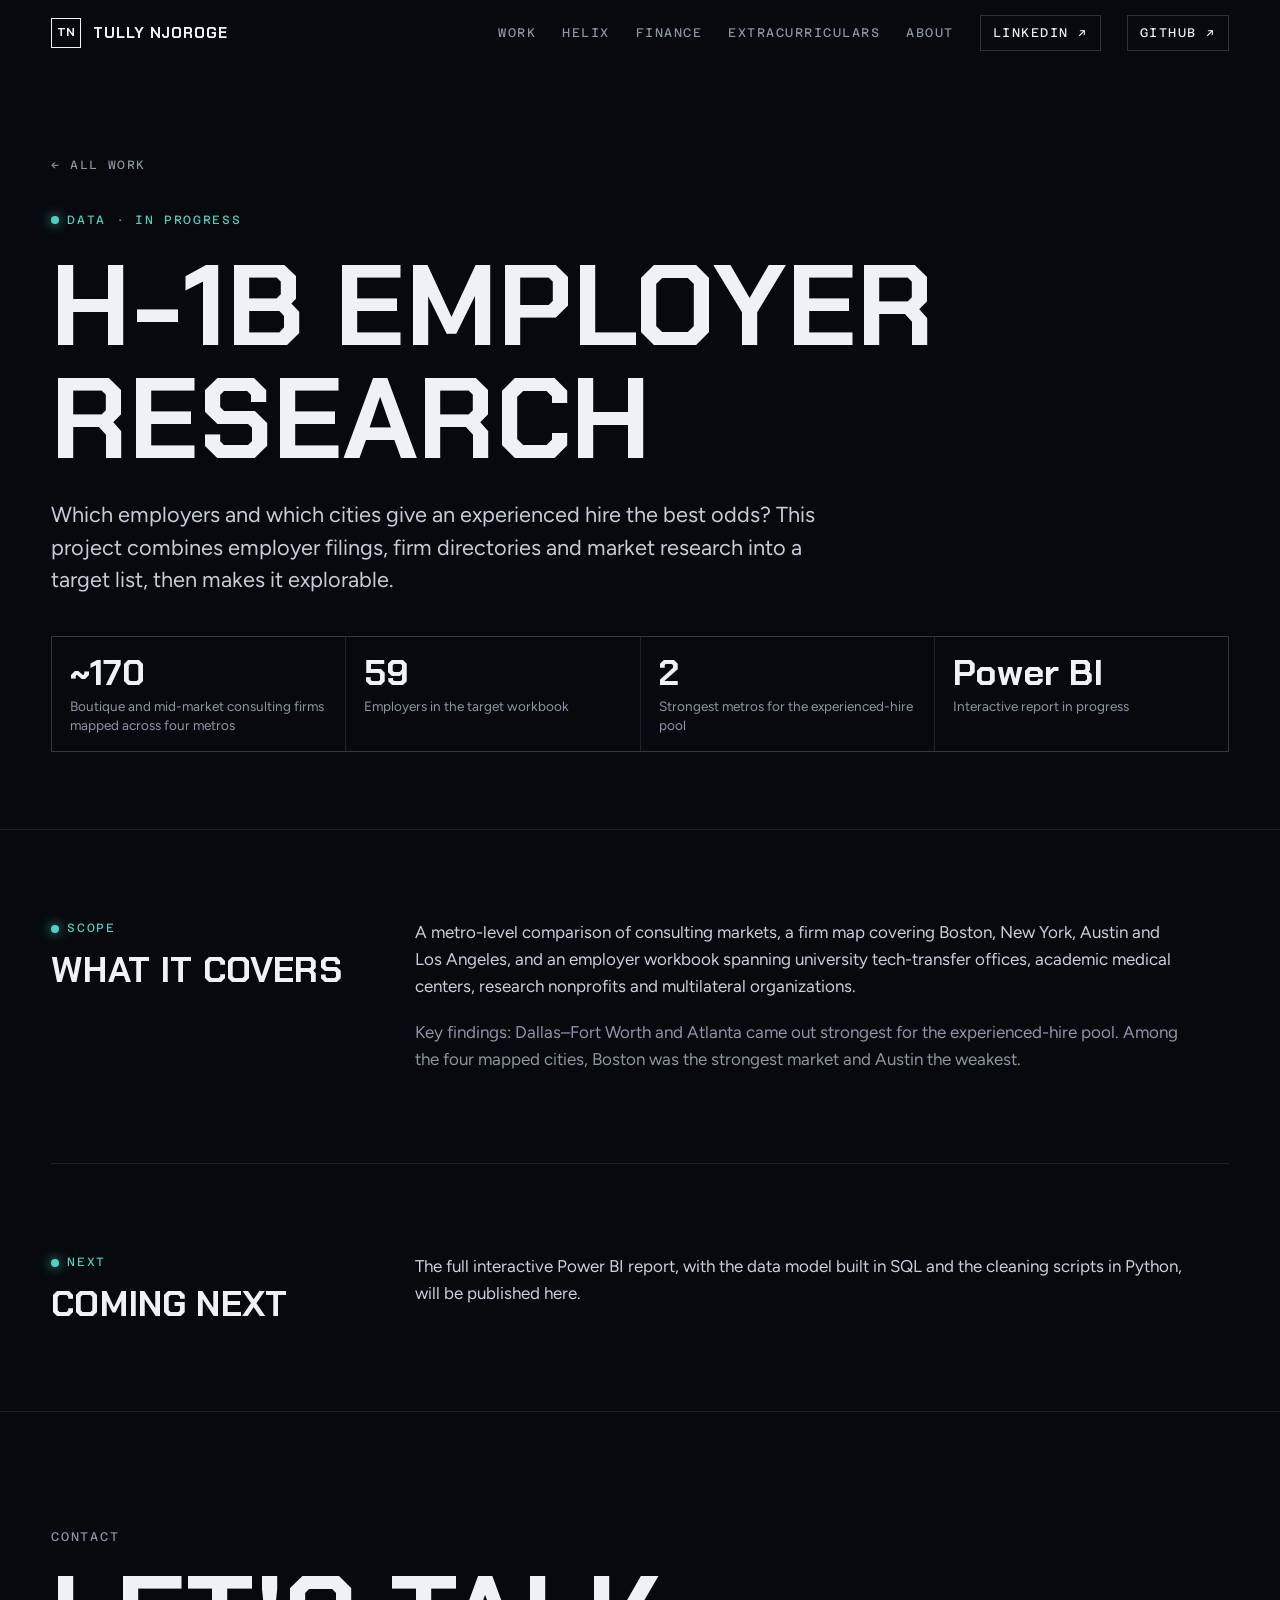
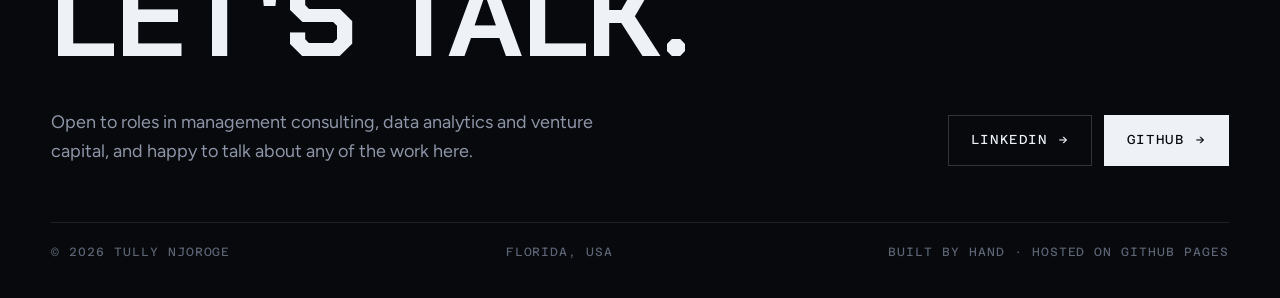
<file: h1b-employer-research.html>
<!doctype html>
<html lang="en">
<head>
<meta charset="utf-8">
<meta name="viewport" content="width=device-width, initial-scale=1, viewport-fit=cover">
<title>H-1B Employer Research</title>
<meta name="description" content="Employer and labor-market analysis for an experienced-hire consulting search.">
<meta property="og:title" content="H-1B Employer Research"><meta property="og:description" content="Employer and labor-market analysis for an experienced-hire consulting search."><meta property="og:image" content="helix-console.jpg">
<script>document.documentElement.classList.add('js')</script>
<link rel="preconnect" href="https://fonts.googleapis.com"><link rel="preconnect" href="https://fonts.gstatic.com" crossorigin><link rel="stylesheet" href="https://fonts.googleapis.com/css2?family=Chakra+Petch:wght@500;600;700&family=Figtree:wght@400;500;600&family=Azeret+Mono:wght@400;500&display=swap">
<link rel="stylesheet" href="site.css">
</head>
<body><header class="nav"><div class="wrap">
  <a class="brand" href="index.html"><span class="mark">TN</span>Tully Njoroge</a>
  <nav aria-label="Main"><a href="index.html#work">Work</a><a href="helix-logistics.html">Helix</a><a href="global-portfolios.html">Finance</a><a href="extracurriculars.html">Extracurriculars</a><a href="index.html#about">About</a><a class="gh" href="https://www.linkedin.com/in/tully-njoroge" rel="noopener">LinkedIn ↗</a><a class="gh" href="https://github.com/tuhlee15" rel="noopener">GitHub ↗</a></nav>
</div></header>
<main>
<section class="cs-hero"><div class="wrap">
  <a class="crumb" href="index.html#work">← All work</a>
  <div style="margin-top:28px"><span class="code data">Data · In progress</span></div>
  <h1 class="display split">H-1B Employer Research</h1>
  <p class="lede rv">Which employers and which cities give an experienced hire the best odds? This project combines employer filings, firm directories and market research into a target list, then makes it explorable.</p>
  <div class="factbar rv d1" data-count-wrap>
    <div><b data-count="170" data-pre="~">~170</b><span>Boutique and mid-market consulting firms mapped across four metros</span></div>
    <div><b data-count="59">59</b><span>Employers in the target workbook</span></div>
    <div><b data-count="2">2</b><span>Strongest metros for the experienced-hire pool</span></div>
    <div><b>Power BI</b><span>Interactive report in progress</span></div>
  </div>
</div></section>
<div class="wrap">
<section class="block"><header><span class="code data">Scope</span><h2 class="display">What it covers</h2></header><div class="prose rv">
  <p>A metro-level comparison of consulting markets, a firm map covering Boston, New York, Austin and Los Angeles, and an employer workbook spanning university tech-transfer offices, academic medical centers, research nonprofits and multilateral organizations.</p>
  <p class="muted">Key findings: Dallas–Fort Worth and Atlanta came out strongest for the experienced-hire pool. Among the four mapped cities, Boston was the strongest market and Austin the weakest.</p>
</div></section>
<section class="block" style="border-bottom:0"><header><span class="code data">Next</span><h2 class="display">Coming next</h2></header><div class="prose rv">
  <p>The full interactive Power BI report, with the data model built in SQL and the cleaning scripts in Python, will be published here.</p>
</div></section>
</div>
</main>
<footer class="contact"><div class="wrap">
  <div class="eyebrow rv">Contact</div>
  <h2 class="display split" style="margin-top:14px">Let's talk.</h2>
  <div class="row rv"><p style="color:var(--muted);max-width:46ch;font-size:18px">Open to roles in management consulting, data analytics and venture capital, and happy to talk about any of the work here.</p>
  <div class="btns"><a class="btn" href="https://www.linkedin.com/in/tully-njoroge" rel="noopener">LinkedIn <span class="arr">→</span></a><a class="btn solid" href="https://github.com/tuhlee15" rel="noopener">GitHub <span class="arr">→</span></a></div></div>
  <div class="foot"><span>© 2026 Tully Njoroge</span><span>Florida, USA</span><span>Built by hand · hosted on GitHub Pages</span></div>
</div></footer>
<script src="site.js"></script>
</body>
</html>
</file>
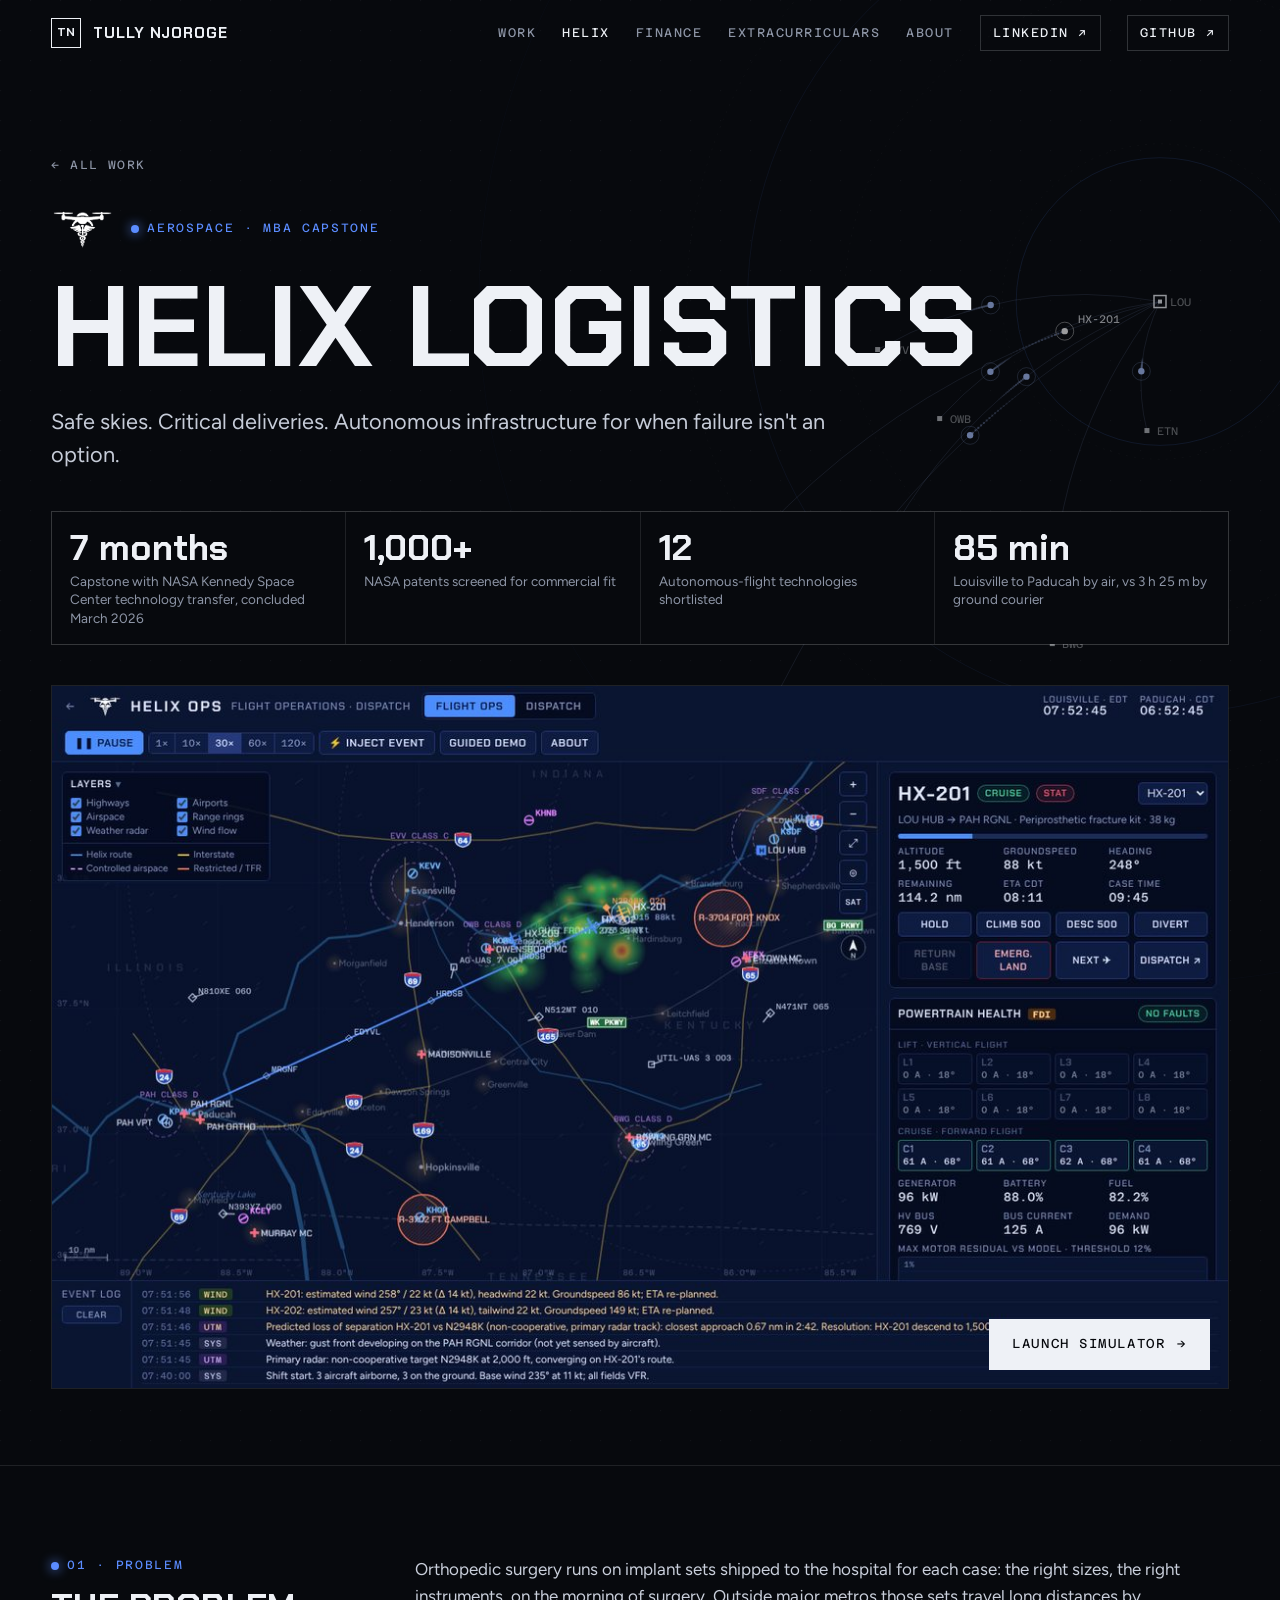
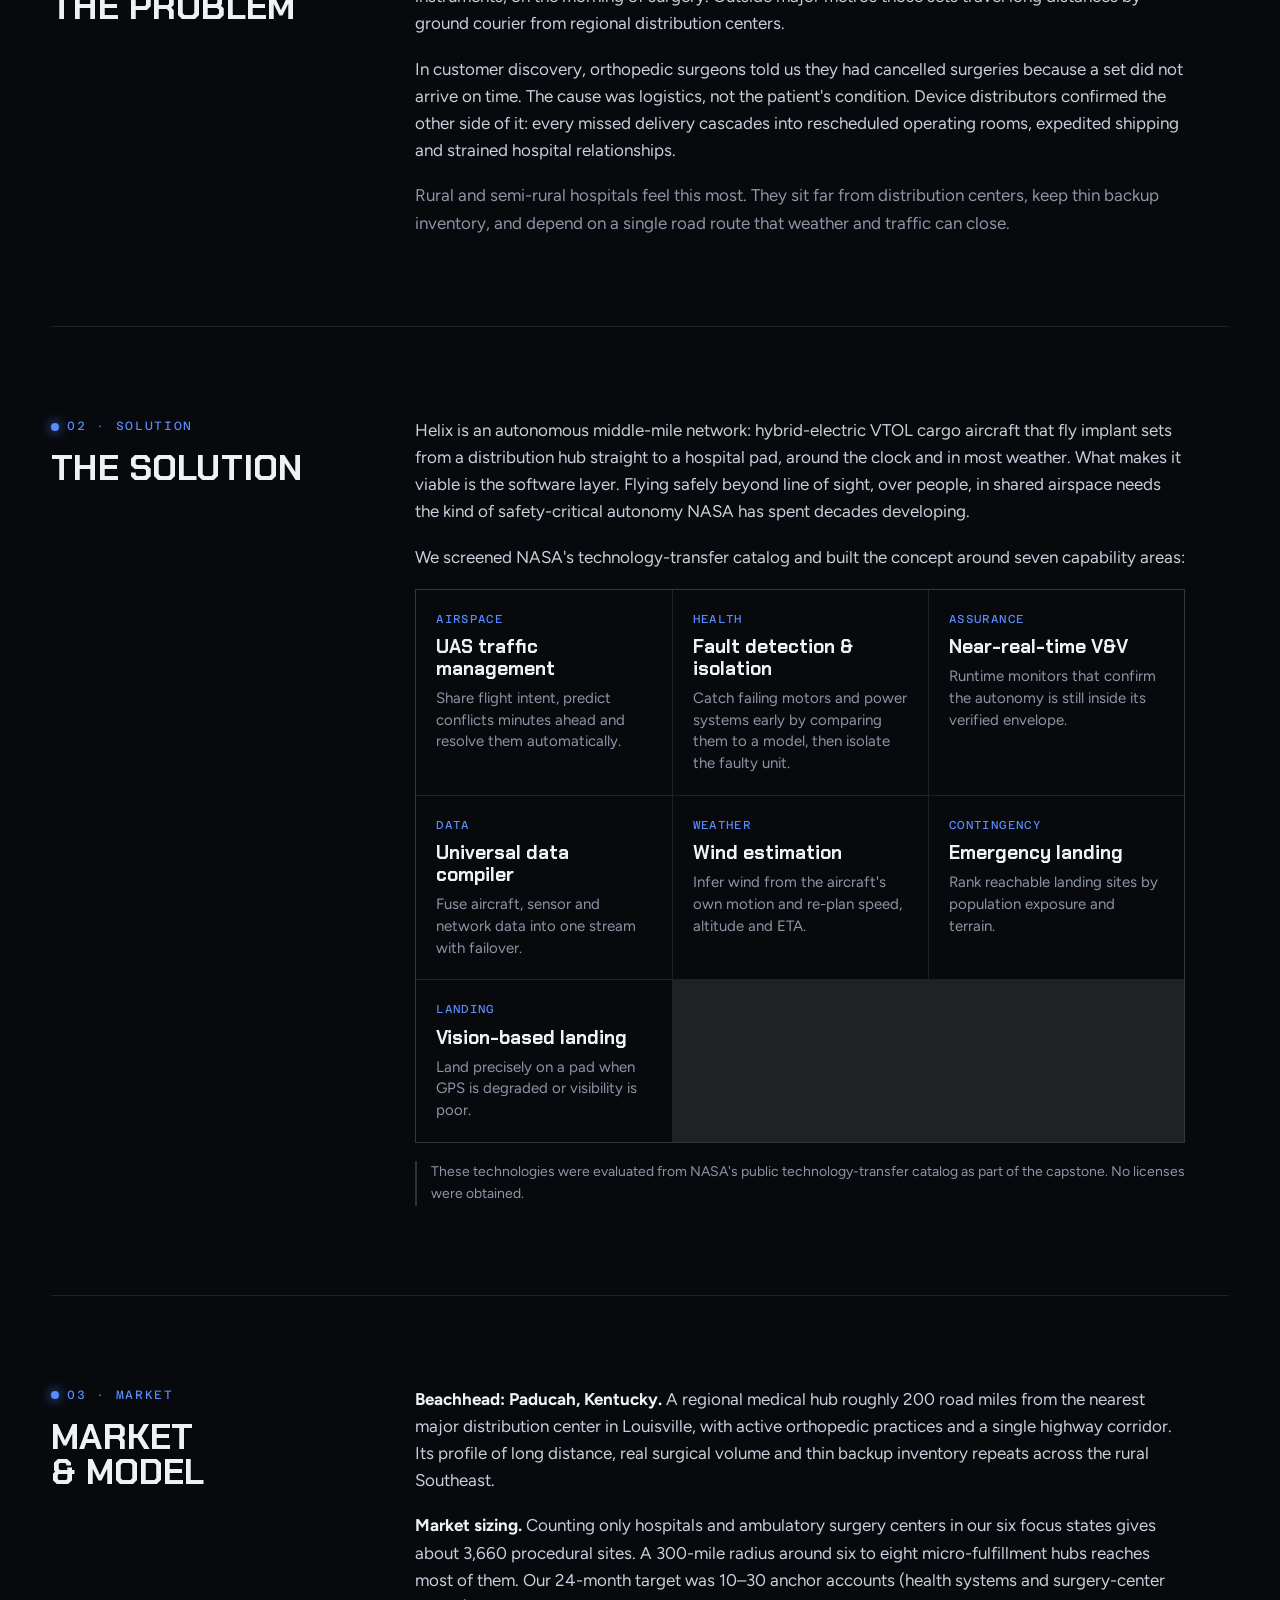
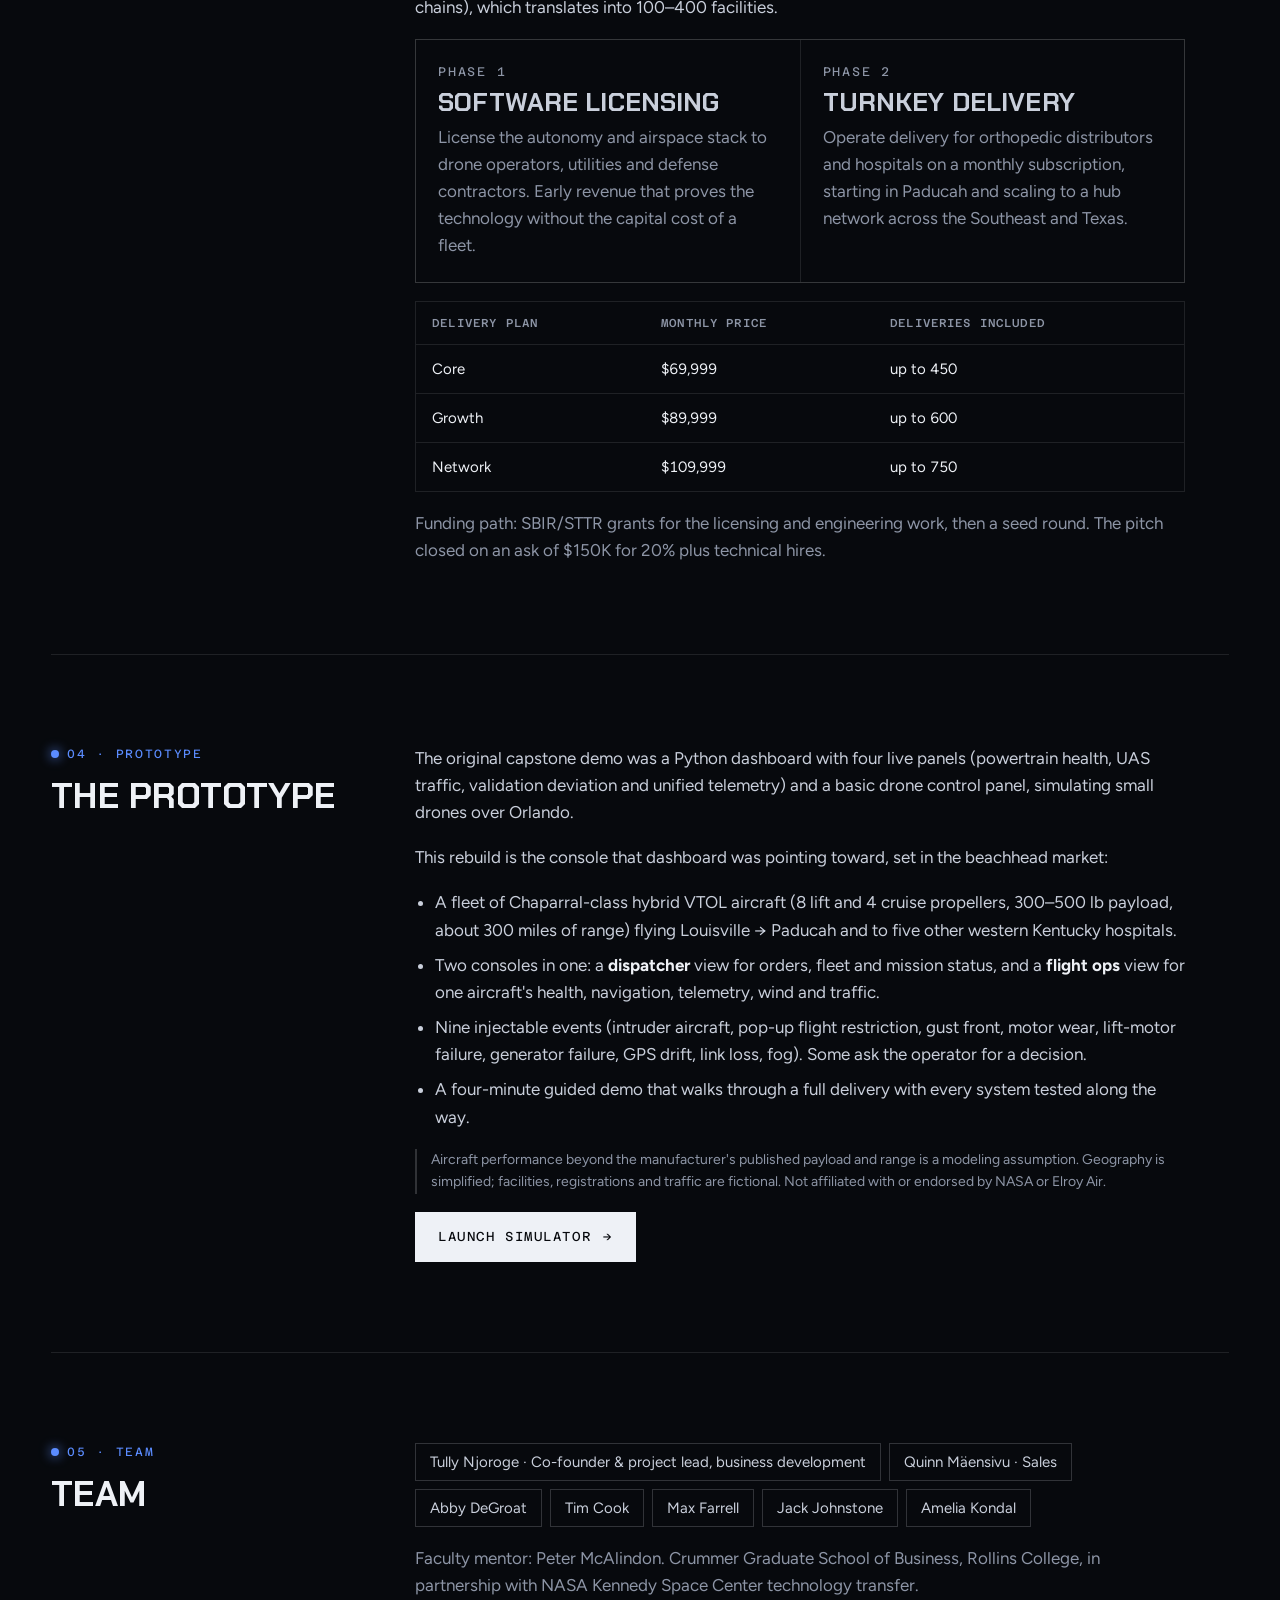
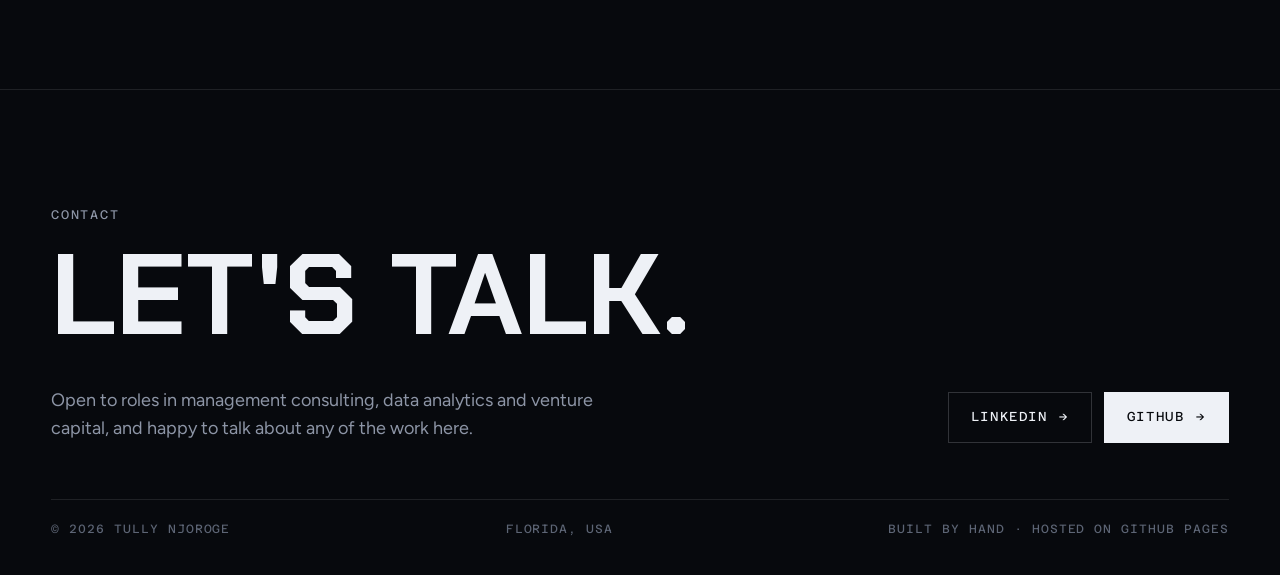
<file: helix-logistics.html>
<!doctype html>
<html lang="en">
<head>
<meta charset="utf-8">
<meta name="viewport" content="width=device-width, initial-scale=1, viewport-fit=cover">
<title>Helix Logistics</title>
<meta name="description" content="Helix Logistics: autonomous middle-mile delivery of orthopedic implants. MBA capstone with NASA Kennedy Space Center technology transfer.">
<meta property="og:title" content="Helix Logistics"><meta property="og:description" content="Helix Logistics: autonomous middle-mile delivery of orthopedic implants. MBA capstone with NASA Kennedy Space Center technology transfer."><meta property="og:image" content="helix-console.jpg">
<script>document.documentElement.classList.add('js')</script>
<link rel="preconnect" href="https://fonts.googleapis.com"><link rel="preconnect" href="https://fonts.gstatic.com" crossorigin><link rel="stylesheet" href="https://fonts.googleapis.com/css2?family=Chakra+Petch:wght@500;600;700&family=Figtree:wght@400;500;600&family=Azeret+Mono:wght@400;500&display=swap">
<link rel="stylesheet" href="site.css">
</head>
<body><header class="nav"><div class="wrap">
  <a class="brand" href="index.html"><span class="mark">TN</span>Tully Njoroge</a>
  <nav aria-label="Main"><a href="index.html#work">Work</a><a href="helix-logistics.html" aria-current="page">Helix</a><a href="global-portfolios.html">Finance</a><a href="extracurriculars.html">Extracurriculars</a><a href="index.html#about">About</a><a class="gh" href="https://www.linkedin.com/in/tully-njoroge" rel="noopener">LinkedIn ↗</a><a class="gh" href="https://github.com/tuhlee15" rel="noopener">GitHub ↗</a></nav>
</div></header>
<main>
<section class="cs-hero"><canvas data-field aria-hidden="true"></canvas><div class="wrap">
  <a class="crumb" href="index.html#work">← All work</a>
  <div style="margin-top:28px;display:flex;align-items:center;gap:16px"><img src="helix-logo.png" alt="Helix Logistics logo" width="64" style="width:64px"><span class="code aero">Aerospace · MBA capstone</span></div>
  <h1 class="display split">Helix Logistics</h1>
  <p class="lede rv">Safe skies. Critical deliveries. Autonomous infrastructure for when failure isn't an option.</p>
  <div class="factbar rv d1" data-count-wrap>
    <div><b data-count="7" data-suf=" months">7 months</b><span>Capstone with NASA Kennedy Space Center technology transfer, concluded March 2026</span></div>
    <div><b data-count="1000" data-suf="+">1,000+</b><span>NASA patents screened for commercial fit</span></div>
    <div><b data-count="12">12</b><span>Autonomous-flight technologies shortlisted</span></div>
    <div><b>85 min</b><span>Louisville to Paducah by air, vs 3 h 25 m by ground courier</span></div>
  </div>
  <a class="demo-frame rv" href="simulator.html"><img src="helix-console.jpg" alt="Helix Ops flight operations console" loading="lazy"><span class="btn solid play">Launch simulator <span class="arr">→</span></span></a>
</div></section>

<div class="wrap">
<section class="block" id="problem"><header><span class="code aero">01 · Problem</span><h2 class="display">The problem</h2></header><div class="prose rv">
  <p>Orthopedic surgery runs on implant sets shipped to the hospital for each case: the right sizes, the right instruments, on the morning of surgery. Outside major metros those sets travel long distances by ground courier from regional distribution centers.</p>
  <p>In customer discovery, orthopedic surgeons told us they had cancelled surgeries because a set did not arrive on time. The cause was logistics, not the patient's condition. Device distributors confirmed the other side of it: every missed delivery cascades into rescheduled operating rooms, expedited shipping and strained hospital relationships.</p>
  <p class="muted">Rural and semi-rural hospitals feel this most. They sit far from distribution centers, keep thin backup inventory, and depend on a single road route that weather and traffic can close.</p>
</div></section>

<section class="block" id="solution"><header><span class="code aero">02 · Solution</span><h2 class="display">The solution</h2></header><div class="prose">
  <p class="rv">Helix is an autonomous middle-mile network: hybrid-electric VTOL cargo aircraft that fly implant sets from a distribution hub straight to a hospital pad, around the clock and in most weather. What makes it viable is the software layer. Flying safely beyond line of sight, over people, in shared airspace needs the kind of safety-critical autonomy NASA has spent decades developing.</p>
  <p class="rv">We screened NASA's technology-transfer catalog and built the concept around seven capability areas:</p>
  <div class="grid-cards rv">
    <div><i>AIRSPACE</i><b>UAS traffic management</b><span>Share flight intent, predict conflicts minutes ahead and resolve them automatically.</span></div>
    <div><i>HEALTH</i><b>Fault detection &amp; isolation</b><span>Catch failing motors and power systems early by comparing them to a model, then isolate the faulty unit.</span></div>
    <div><i>ASSURANCE</i><b>Near-real-time V&amp;V</b><span>Runtime monitors that confirm the autonomy is still inside its verified envelope.</span></div>
    <div><i>DATA</i><b>Universal data compiler</b><span>Fuse aircraft, sensor and network data into one stream with failover.</span></div>
    <div><i>WEATHER</i><b>Wind estimation</b><span>Infer wind from the aircraft's own motion and re-plan speed, altitude and ETA.</span></div>
    <div><i>CONTINGENCY</i><b>Emergency landing</b><span>Rank reachable landing sites by population exposure and terrain.</span></div>
    <div><i>LANDING</i><b>Vision-based landing</b><span>Land precisely on a pad when GPS is degraded or visibility is poor.</span></div>
  </div>
  <p class="note rv">These technologies were evaluated from NASA's public technology-transfer catalog as part of the capstone. No licenses were obtained.</p>
</div></section>

<section class="block" id="market"><header><span class="code aero">03 · Market</span><h2 class="display">Market &amp; model</h2></header><div class="prose">
  <p class="rv"><strong>Beachhead: Paducah, Kentucky.</strong> A regional medical hub roughly 200 road miles from the nearest major distribution center in Louisville, with active orthopedic practices and a single highway corridor. Its profile of long distance, real surgical volume and thin backup inventory repeats across the rural Southeast.</p>
  <p class="rv"><strong>Market sizing.</strong> Counting only hospitals and ambulatory surgery centers in our six focus states gives about 3,660 procedural sites. A 300-mile radius around six to eight micro-fulfillment hubs reaches most of them. Our 24-month target was 10–30 anchor accounts (health systems and surgery-center chains), which translates into 100–400 facilities.</p>
  <div class="two rv">
    <div><div class="eyebrow">Phase 1</div><h3 class="display" style="font-size:26px;margin:8px 0">Software licensing</h3><p class="muted">License the autonomy and airspace stack to drone operators, utilities and defense contractors. Early revenue that proves the technology without the capital cost of a fleet.</p></div>
    <div><div class="eyebrow">Phase 2</div><h3 class="display" style="font-size:26px;margin:8px 0">Turnkey delivery</h3><p class="muted">Operate delivery for orthopedic distributors and hospitals on a monthly subscription, starting in Paducah and scaling to a hub network across the Southeast and Texas.</p></div>
  </div>
  <div class="tablewrap rv"><table class="tbl"><tr><th>Delivery plan</th><th>Monthly price</th><th>Deliveries included</th></tr><tr><td>Core</td><td>$69,999</td><td>up to 450</td></tr><tr><td>Growth</td><td>$89,999</td><td>up to 600</td></tr><tr><td>Network</td><td>$109,999</td><td>up to 750</td></tr></table></div>
  <p class="muted rv">Funding path: SBIR/STTR grants for the licensing and engineering work, then a seed round. The pitch closed on an ask of $150K for 20% plus technical hires.</p>
</div></section>

<section class="block" id="prototype"><header><span class="code aero">04 · Prototype</span><h2 class="display">The prototype</h2></header><div class="prose">
  <p class="rv">The original capstone demo was a Python dashboard with four live panels (powertrain health, UAS traffic, validation deviation and unified telemetry) and a basic drone control panel, simulating small drones over Orlando.</p>
  <p class="rv">This rebuild is the console that dashboard was pointing toward, set in the beachhead market:</p>
  <ul class="clean rv">
    <li>A fleet of Chaparral-class hybrid VTOL aircraft (8 lift and 4 cruise propellers, 300–500 lb payload, about 300 miles of range) flying Louisville → Paducah and to five other western Kentucky hospitals.</li>
    <li>Two consoles in one: a <strong>dispatcher</strong> view for orders, fleet and mission status, and a <strong>flight ops</strong> view for one aircraft's health, navigation, telemetry, wind and traffic.</li>
    <li>Nine injectable events (intruder aircraft, pop-up flight restriction, gust front, motor wear, lift-motor failure, generator failure, GPS drift, link loss, fog). Some ask the operator for a decision.</li>
    <li>A four-minute guided demo that walks through a full delivery with every system tested along the way.</li>
  </ul>
  <p class="note rv">Aircraft performance beyond the manufacturer's published payload and range is a modeling assumption. Geography is simplified; facilities, registrations and traffic are fictional. Not affiliated with or endorsed by NASA or Elroy Air.</p>
  <div class="btns rv"><a class="btn solid" href="simulator.html">Launch simulator <span class="arr">→</span></a></div>
</div></section>

<section class="block" id="team" style="border-bottom:0"><header><span class="code aero">05 · Team</span><h2 class="display">Team</h2></header><div class="prose rv">
  <div class="team"><span>Tully Njoroge · Co-founder &amp; project lead, business development</span><span>Quinn Mäensivu · Sales</span><span>Abby DeGroat</span><span>Tim Cook</span><span>Max Farrell</span><span>Jack Johnstone</span><span>Amelia Kondal</span></div>
  <p class="muted">Faculty mentor: Peter McAlindon. Crummer Graduate School of Business, Rollins College, in partnership with NASA Kennedy Space Center technology transfer.</p>
</div></section>
</div>
</main>
<footer class="contact"><div class="wrap">
  <div class="eyebrow rv">Contact</div>
  <h2 class="display split" style="margin-top:14px">Let's talk.</h2>
  <div class="row rv"><p style="color:var(--muted);max-width:46ch;font-size:18px">Open to roles in management consulting, data analytics and venture capital, and happy to talk about any of the work here.</p>
  <div class="btns"><a class="btn" href="https://www.linkedin.com/in/tully-njoroge" rel="noopener">LinkedIn <span class="arr">→</span></a><a class="btn solid" href="https://github.com/tuhlee15" rel="noopener">GitHub <span class="arr">→</span></a></div></div>
  <div class="foot"><span>© 2026 Tully Njoroge</span><span>Florida, USA</span><span>Built by hand · hosted on GitHub Pages</span></div>
</div></footer>
<script src="site.js"></script>
</body>
</html>
</file>
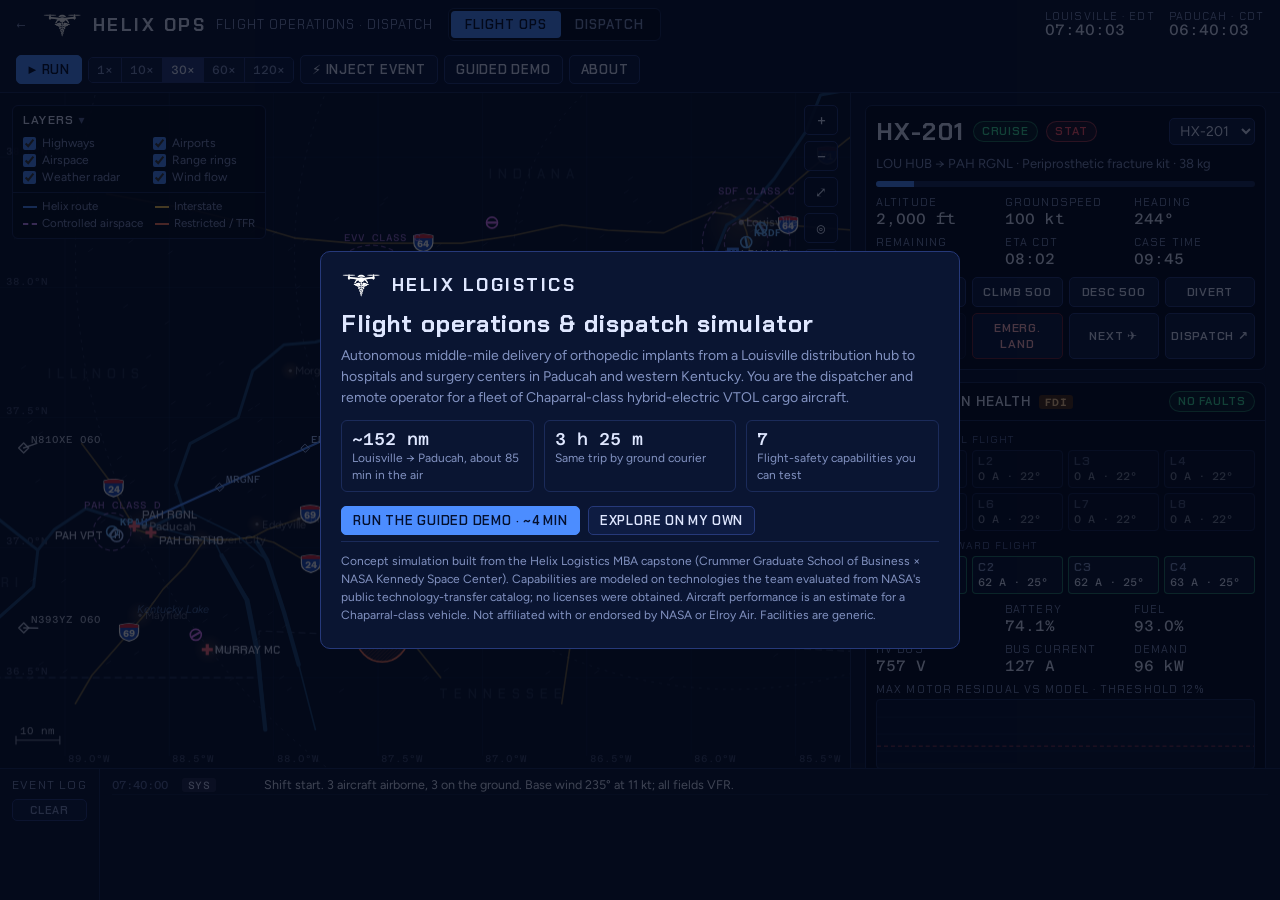
<file: simulator.html>
<!doctype html>
<html lang="en">
<head>
<meta charset="utf-8">
<meta name="viewport" content="width=device-width, initial-scale=1, viewport-fit=cover">
<title>Helix Ops Console</title>
<link rel="preconnect" href="https://fonts.googleapis.com">
<link rel="preconnect" href="https://fonts.gstatic.com" crossorigin>
<link rel="stylesheet" href="https://fonts.googleapis.com/css2?family=Chakra+Petch:wght@500;600;700&family=Figtree:wght@400;500;600&family=Azeret+Mono:wght@400;500&display=swap">
<style>
/* Layout: one-screen ops console. Header bar / [map | side panel] / event log. Single committed dark look (Helix navy). */
:root{
  color-scheme: dark;
  --bg:#050c20; --panel:#0a1532; --panel2:#0e1c42; --line:#1b2b5a; --line2:#26397a;
  --text:#dfe7ff; --muted:#8393c2; --dim:#5a6a9c;
  --accent:#4c8dff; --accent2:#a9c6ff;
  --ok:#3ddc97; --warn:#ffb547; --crit:#ff5468; --air:#c58bff; --water:#14407a; --land:#08122c;
  --f-display:"Chakra Petch","Arial Narrow",system-ui,sans-serif;
  --f-body:"Figtree",system-ui,-apple-system,"Segoe UI",sans-serif;
  --f-mono:"Azeret Mono",ui-monospace,SFMono-Regular,Menlo,monospace;
}
html,body{height:100%}
body{background:var(--bg);color:var(--text);font-family:var(--f-body);font-size:14px;margin:0;overflow:hidden}
*{box-sizing:border-box}
[hidden]{display:none!important}
button,select,input{font:inherit;color:inherit}
button{cursor:pointer}
:focus-visible{outline:2px solid var(--accent2);outline-offset:2px}
.mono{font-family:var(--f-mono);font-variant-numeric:tabular-nums}
#app{height:100%;display:grid;grid-template-rows:auto 1fr auto;min-height:0}

/* header */
.top{display:flex;align-items:center;gap:14px;padding:8px 16px;background:var(--panel);border-bottom:1px solid var(--line);flex-wrap:wrap}
.brand{display:flex;align-items:center;gap:10px}
.brand img{height:30px;width:auto}
.brand b{font-family:var(--f-display);font-weight:700;letter-spacing:.14em;font-size:18px}
.brand span{font-family:var(--f-display);color:var(--muted);letter-spacing:.08em;font-size:13px;text-transform:uppercase}
.tabs{display:flex;background:var(--bg);border:1px solid var(--line);border-radius:6px;padding:2px}
.tabs button{background:none;border:0;padding:5px 14px;border-radius:4px;font-family:var(--f-display);font-weight:600;letter-spacing:.08em;text-transform:uppercase;color:var(--muted);font-size:13px}
.tabs button[aria-pressed="true"]{background:var(--accent);color:#04102e}
.clocks{display:flex;gap:14px;margin-left:auto;align-items:baseline}
.clock{display:flex;flex-direction:column;line-height:1.1}
.clock small{font-family:var(--f-display);color:var(--muted);letter-spacing:.1em;font-size:11px}
.clock span{font-family:var(--f-mono);font-size:15px}
.simctl{display:flex;gap:6px;align-items:center}
.btn{background:var(--panel2);border:1px solid var(--line2);border-radius:5px;padding:5px 11px;font-family:var(--f-display);font-weight:600;letter-spacing:.06em;text-transform:uppercase;font-size:13px}
.btn:hover{border-color:var(--accent)}
.btn.primary{background:var(--accent);border-color:var(--accent);color:#04102e}
.btn.danger{border-color:#6e2232;color:#ffb3bd}
.btn.danger:hover{border-color:var(--crit)}
.btn:disabled{opacity:.35;cursor:not-allowed}
.seg{display:flex;border:1px solid var(--line2);border-radius:5px;overflow:hidden}
.seg button{background:var(--panel2);border:0;border-right:1px solid var(--line2);padding:5px 8px;font-family:var(--f-mono);font-size:12px;color:var(--muted)}
.seg button:last-child{border-right:0}
.seg button[aria-pressed="true"]{background:var(--line2);color:var(--text)}

/* main */
.main{display:grid;grid-template-columns:minmax(0,1fr) 430px;min-height:0}
.mapwrap{position:relative;min-height:0;min-width:0;background:var(--land);overflow:hidden}
#map{position:absolute;inset:0;width:100%;height:100%;display:block;touch-action:none;cursor:grab}
#map.dragging{cursor:grabbing}
.mapctl{position:absolute;right:12px;top:12px;display:flex;flex-direction:column;gap:6px}
.mapctl button{width:34px;height:30px;background:rgba(10,21,50,.9);border:1px solid var(--line2);border-radius:5px;font-family:var(--f-mono)}
.mapctl button[aria-pressed="true"]{border-color:var(--accent);color:var(--accent2)}
.legend{position:absolute;left:12px;top:12px;background:rgba(5,12,32,.82);border:1px solid var(--line);border-radius:6px;padding:8px 10px;font-size:11.5px;color:var(--muted);display:grid;grid-template-columns:auto auto;gap:3px 12px;max-width:calc(100% - 80px)}
.legend i,.legend2 i{display:inline-block;width:14px;height:0;border-top:2px solid;vertical-align:middle;margin-right:5px}
.layers{position:absolute;left:12px;top:12px;background:rgba(5,12,32,.86);border:1px solid var(--line);border-radius:6px;font-size:12px;color:var(--muted);max-width:calc(100% - 80px);z-index:3}
.layers summary{padding:6px 10px;font-family:var(--f-display);font-weight:600;letter-spacing:.1em;text-transform:uppercase;font-size:12px;color:var(--text)}
.layers summary::after{content:" ▾";color:var(--dim)}
.layers .lyr{display:grid;grid-template-columns:auto auto;gap:3px 14px;padding:2px 10px 8px}
.layers label{display:flex;gap:6px;align-items:center;cursor:pointer;white-space:nowrap}
.layers input{accent-color:var(--accent);margin:0}
.legend2{display:grid;grid-template-columns:auto auto;gap:3px 12px;padding:6px 10px 8px;border-top:1px solid var(--line);font-size:11.5px}
#cursorRead{position:absolute;left:12px;bottom:58px;font-family:var(--f-mono);font-size:10.5px;color:rgba(223,231,255,.85);background:rgba(5,12,32,.72);border:1px solid var(--line);border-radius:4px;padding:3px 7px;pointer-events:none;z-index:3;white-space:nowrap}
#alerts{position:absolute;left:50%;transform:translateX(-50%);top:12px;width:min(560px,calc(100% - 120px));display:flex;flex-direction:column;gap:8px;z-index:5}
.alert{background:rgba(10,21,50,.97);border:1px solid var(--line2);border-left:5px solid var(--accent);border-radius:6px;padding:10px 12px;box-shadow:0 8px 30px rgba(0,0,0,.45)}
.alert.warning{border-left-color:var(--warn)}
.alert.critical{border-left-color:var(--crit)}
.alert.info{border-left-color:var(--accent)}
.alert .ah{display:flex;gap:8px;align-items:center;font-family:var(--f-display);font-weight:600;letter-spacing:.04em;font-size:15px}
.alert .ab{color:var(--muted);margin:4px 0 8px;line-height:1.4;font-size:13px}
.alert .aa{display:flex;gap:6px;flex-wrap:wrap;align-items:center}
.alert .count{margin-left:auto;font-family:var(--f-mono);font-size:11px;color:var(--dim)}
.tag{font-family:var(--f-mono);font-size:10.5px;padding:1px 6px;border-radius:3px;background:var(--line);color:var(--accent2);letter-spacing:.04em;white-space:nowrap}
.tag.UTM{background:#2a1d55;color:#d4b8ff}.tag.FDI{background:#4a2a12;color:#ffcf8f}.tag.VV{background:#123a3a;color:#8ff0e0}
.tag.UDC{background:#16305e;color:#a9c6ff}.tag.WIND{background:#1f3a22;color:#a8f0b5}.tag.ELS{background:#4d1622;color:#ffb3bd}
.tag.VBL{background:#3a3a12;color:#f0ea8f}.tag.DISPATCH{background:#22284a;color:#c9d2f5}.tag.SYS{background:#22284a;color:#c9d2f5}
#vcam{position:absolute;right:12px;bottom:12px;width:260px;background:rgba(5,12,32,.95);border:1px solid var(--line2);border-radius:6px;overflow:hidden;z-index:4}
#vcam header{display:flex;justify-content:space-between;padding:5px 8px;font-family:var(--f-display);letter-spacing:.08em;font-size:12px;color:var(--muted);text-transform:uppercase}
#vcamc{display:block;width:100%;height:auto;aspect-ratio:4/3}
#guide{position:absolute;left:12px;bottom:12px;width:min(420px,calc(100% - 300px));background:rgba(10,21,50,.97);border:1px solid var(--accent);border-radius:8px;padding:12px 14px;z-index:6;box-shadow:0 10px 30px rgba(0,0,0,.5)}
#guide .gs{font-family:var(--f-display);letter-spacing:.12em;font-size:12px;color:var(--accent2);text-transform:uppercase}
#guide h3{margin:2px 0 6px;font-family:var(--f-display);font-size:19px;font-weight:600;letter-spacing:.02em}
#guide p{margin:0 0 10px;color:var(--muted);line-height:1.45;font-size:13.5px}
#guide .gb{display:flex;gap:6px;flex-wrap:wrap}

/* side panel */
.side{background:var(--panel);border-left:1px solid var(--line);overflow-y:auto;min-height:0;padding:12px 14px 20px;display:flex;flex-direction:column;gap:12px}
.card{border:1px solid var(--line);border-radius:7px;background:var(--bg)}
.card>h4{margin:0;padding:8px 10px;display:flex;align-items:center;gap:8px;border-bottom:1px solid var(--line);font-family:var(--f-display);font-weight:600;letter-spacing:.06em;text-transform:uppercase;font-size:13.5px}
.card>h4 .chip{margin-left:auto}
.card .cb{padding:10px}
.chip{font-family:var(--f-display);font-weight:600;font-size:11.5px;letter-spacing:.08em;text-transform:uppercase;padding:2px 8px;border-radius:20px;border:1px solid;white-space:nowrap}
.chip.ok{color:var(--ok);border-color:rgba(61,220,151,.45);background:rgba(61,220,151,.08)}
.chip.warn{color:var(--warn);border-color:rgba(255,181,71,.5);background:rgba(255,181,71,.08)}
.chip.crit{color:var(--crit);border-color:rgba(255,84,104,.55);background:rgba(255,84,104,.1)}
.chip.info{color:var(--accent2);border-color:rgba(76,141,255,.5);background:rgba(76,141,255,.1)}
.chip.idle{color:var(--muted);border-color:var(--line2)}
.kv{display:grid;grid-template-columns:repeat(3,minmax(0,1fr));gap:8px}
.kv div{display:flex;flex-direction:column;gap:1px;min-width:0}
.kv small,.lbl{font-family:var(--f-display);color:var(--muted);letter-spacing:.1em;font-size:11px;text-transform:uppercase}
.kv span{font-family:var(--f-mono);font-size:15px;white-space:nowrap;overflow:hidden;text-overflow:ellipsis}
.achead{display:flex;flex-direction:column;gap:8px}
.achead .row1{display:flex;align-items:center;gap:8px;flex-wrap:wrap}
.achead .cs{font-family:var(--f-display);font-weight:700;font-size:24px;letter-spacing:.06em}
.achead select{background:var(--panel2);border:1px solid var(--line2);border-radius:5px;padding:3px 6px;margin-left:auto}
.sub{color:var(--muted);font-size:13px;line-height:1.4}
.bar{height:6px;background:var(--line);border-radius:3px;overflow:hidden}
.bar>i{display:block;height:100%;background:var(--accent)}
.ctl{display:grid;grid-template-columns:repeat(4,minmax(0,1fr));gap:6px}
.ctl .btn{padding:6px 4px;font-size:12px}
.motors{display:grid;grid-template-columns:repeat(4,minmax(0,1fr));gap:5px;margin-bottom:8px}
.motor{border:1px solid var(--line2);border-radius:4px;padding:3px 5px;font-family:var(--f-mono);font-size:11px;line-height:1.3;background:var(--panel)}
.motor b{font-family:var(--f-display);font-size:12px;letter-spacing:.06em;color:var(--muted);font-weight:600}
.motor.on{border-color:rgba(61,220,151,.5)}
.motor.warn{border-color:var(--warn);background:rgba(255,181,71,.08)}
.motor.bad{border-color:var(--crit);background:rgba(255,84,104,.1)}
.motor.idle{opacity:.55}
.grp{font-family:var(--f-display);color:var(--dim);letter-spacing:.1em;font-size:10.5px;text-transform:uppercase;margin:2px 0 4px}
canvas.spark{width:100%;height:70px;display:block;background:var(--panel);border:1px solid var(--line);border-radius:4px}
.checks{list-style:none;margin:8px 0 0;padding:0;display:grid;gap:3px;font-size:12.5px}
.checks li{display:flex;justify-content:space-between;gap:8px}
.checks li span:last-child{font-family:var(--f-mono);font-size:11.5px}
.c-ok{color:var(--ok)}.c-warn{color:var(--warn)}.c-crit{color:var(--crit)}.c-muted{color:var(--muted)}
table.t{width:100%;border-collapse:collapse;font-size:12.5px}
table.t th{font-family:var(--f-display);color:var(--muted);letter-spacing:.08em;font-size:11px;text-transform:uppercase;text-align:left;font-weight:600;padding:3px 4px;border-bottom:1px solid var(--line)}
table.t td{padding:4px 4px;border-bottom:1px solid rgba(27,43,90,.6);font-family:var(--f-mono);font-size:11.5px;white-space:nowrap}
table.t tr.click{cursor:pointer}
table.t tr.click:hover td{background:var(--panel2)}
table.t tr.sel td{background:rgba(76,141,255,.12)}
.stream{font-family:var(--f-mono);font-size:10.5px;line-height:1.5;background:var(--panel);border:1px solid var(--line);border-radius:4px;padding:6px 8px;margin-top:8px;height:96px;overflow:hidden;color:var(--accent2);white-space:pre}
.windrow{display:grid;grid-template-columns:120px minmax(0,1fr);gap:12px;align-items:center}
.windrow .kv span{font-size:13px}
#windc{width:120px;height:120px}
.kpis{display:grid;grid-template-columns:repeat(2,minmax(0,1fr));gap:8px}
.kpi{border:1px solid var(--line);border-radius:7px;padding:8px 10px;background:var(--bg)}
.kpi b{display:block;font-family:var(--f-mono);font-size:22px;font-weight:500}
.kpi small{font-family:var(--f-display);color:var(--muted);letter-spacing:.08em;font-size:11px;text-transform:uppercase}
.order{border:1px solid var(--line);border-left:4px solid var(--line2);border-radius:6px;padding:8px 10px;display:flex;flex-direction:column;gap:5px;background:var(--panel)}
.order.STAT{border-left-color:var(--crit)}.order.SCHED{border-left-color:var(--accent)}.order.RETURN{border-left-color:var(--dim)}
.order .r1{display:flex;gap:8px;align-items:center}
.order .r1 b{font-family:var(--f-display);font-size:15px;font-weight:600;letter-spacing:.02em}
.order .r1 .mono{margin-left:auto;color:var(--muted);font-size:11px}
.order .r3{display:flex;gap:6px;align-items:center;flex-wrap:wrap}
.order select{background:var(--panel2);border:1px solid var(--line2);border-radius:5px;padding:4px 6px;font-size:12.5px;max-width:100%}
.orders{display:flex;flex-direction:column;gap:8px}
form.newreq{display:grid;grid-template-columns:1fr 1fr;gap:8px}
form.newreq label{display:flex;flex-direction:column;gap:3px;font-size:12px;color:var(--muted)}
form.newreq select{background:var(--panel2);border:1px solid var(--line2);border-radius:5px;padding:5px 6px;color:var(--text)}
form.newreq .full{grid-column:1/-1}
details>summary{cursor:pointer;list-style:none}
details>summary::-webkit-details-marker{display:none}
.empty{color:var(--dim);font-size:13px;padding:6px 2px}

/* log */
.log{background:var(--panel);border-top:1px solid var(--line);height:132px;display:grid;grid-template-columns:auto minmax(0,1fr);min-height:0}
.log .lh{padding:8px 12px;border-right:1px solid var(--line);font-family:var(--f-display);letter-spacing:.1em;color:var(--muted);font-size:12px;text-transform:uppercase;display:flex;flex-direction:column;gap:6px}
#log{overflow-y:auto;padding:6px 12px;font-size:12.5px;min-width:0}
#log div{display:grid;grid-template-columns:62px 74px minmax(0,1fr);gap:8px;padding:2px 0;border-bottom:1px solid rgba(27,43,90,.5);align-items:baseline}
#log div .mono{color:var(--dim);font-size:11.5px}
#log div.warning span:last-child{color:#ffd59a}
#log div.critical span:last-child{color:#ffb3bd}

/* modals */
.modal{position:fixed;inset:0;background:rgba(2,6,18,.72);display:flex;align-items:center;justify-content:center;z-index:20;padding:16px}
.modal .box{background:var(--panel);border:1px solid var(--line2);border-radius:10px;width:min(720px,100%);max-height:calc(100% - 32px);overflow-y:auto;padding:18px 20px}
.modal h2{margin:0 0 4px;font-family:var(--f-display);font-weight:700;letter-spacing:.04em;font-size:24px}
.modal p{color:var(--muted);line-height:1.5;margin:6px 0}
.evgrid{display:grid;grid-template-columns:repeat(auto-fill,minmax(200px,1fr));gap:8px;margin-top:12px}
.ev{text-align:left;background:var(--bg);border:1px solid var(--line2);border-radius:7px;padding:10px;display:flex;flex-direction:column;gap:5px}
.ev:hover{border-color:var(--accent)}
.ev b{font-family:var(--f-display);font-size:16px;font-weight:600;letter-spacing:.02em}
.ev span{color:var(--muted);font-size:12.5px;line-height:1.35}
.intro .box{width:min(640px,100%)}
.intro .ctas{display:flex;gap:8px;flex-wrap:wrap;margin-top:14px}
.intro .facts{display:grid;grid-template-columns:repeat(3,minmax(0,1fr));gap:10px;margin-top:12px}
.intro .facts div{border:1px solid var(--line);border-radius:6px;padding:8px 10px}
.intro .facts b{display:block;font-family:var(--f-mono);font-size:17px;font-weight:500}
.intro .facts small{color:var(--muted);font-size:12px}
.about h3{font-family:var(--f-display);letter-spacing:.06em;text-transform:uppercase;font-size:14px;margin:16px 0 4px;color:var(--accent2)}
.about ul{margin:4px 0;padding-left:18px;color:var(--muted);line-height:1.5}
.disclaim{font-size:12px;color:var(--dim);border-top:1px solid var(--line);padding-top:10px;margin-top:14px;line-height:1.5}

@media (max-width:1100px){
  .main{grid-template-columns:minmax(0,1fr) 360px}
}
@media (max-width:820px){
  body{overflow:auto}
  #app{height:auto;display:block}
  .main{display:block}
  .mapwrap{height:62vh;min-height:380px}
  .side{border-left:0;border-top:1px solid var(--line);overflow:visible}
  .log{height:220px}
  .clocks{margin-left:0}
  .layers{max-width:calc(100% - 70px)}
  #cursorRead{display:none}
  #alerts{width:calc(100% - 70px);left:12px;transform:none}
  #guide{width:calc(100% - 24px);bottom:auto;top:auto;bottom:12px}
  #vcam{width:180px;bottom:auto;top:12px;right:56px}
  .intro .facts{grid-template-columns:1fr}
  .simctl{flex-wrap:wrap}
  .brand span{display:none}
  .stream{overflow-x:auto}
  .top{gap:10px}
  #log div{grid-template-columns:58px minmax(0,1fr)}
  #log div>span:nth-child(2){display:none}
}
@media (prefers-reduced-motion: reduce){ *{transition:none!important;animation:none!important} }
</style>
</head>
<body>


<div id="app">
  <header class="top">
    <div class="brand"><a href="helix-logistics.html" style="color:var(--muted);text-decoration:none;font-family:var(--f-display);letter-spacing:.08em;font-size:13px;margin-right:6px" title="Back to the project page">←</a><img src="[data-uri]" alt="Helix Logistics logo"><b>HELIX OPS</b><span>Flight operations · Dispatch</span></div>
    <div class="tabs" role="tablist" aria-label="Console view">
      <button id="tabOps" aria-pressed="true" data-view="ops">Flight Ops</button>
      <button id="tabDisp" aria-pressed="false" data-view="dispatch">Dispatch</button>
    </div>
    <div class="clocks">
      <div class="clock"><small>LOUISVILLE · EDT</small><span id="clkE">07:40:00</span></div>
      <div class="clock"><small>PADUCAH · CDT</small><span id="clkC">06:40:00</span></div>
    </div>
    <div class="simctl">
      <button class="btn primary" id="playBtn" aria-label="Play or pause the simulation">▶ Run</button>
      <div class="seg" id="speedSeg" aria-label="Simulation speed">
        <button data-speed="1">1×</button><button data-speed="10">10×</button><button data-speed="30" aria-pressed="true">30×</button><button data-speed="60">60×</button><button data-speed="120">120×</button>
      </div>
      <button class="btn" id="injectBtn">⚡ Inject event</button>
      <button class="btn" id="demoBtn">Guided demo</button>
      <button class="btn" id="aboutBtn" aria-label="About this simulator">About</button>
    </div>
  </header>

  <main class="main">
    <section class="mapwrap" aria-label="Airspace map">
      <canvas id="map"></canvas>
      <details class="layers" id="layers" open>
        <summary>Layers</summary>
        <div class="lyr">
          <label><input type="checkbox" data-layer="hwy" checked> Highways</label>
          <label><input type="checkbox" data-layer="apt" checked> Airports</label>
          <label><input type="checkbox" data-layer="air" checked> Airspace</label>
          <label><input type="checkbox" data-layer="rings" checked> Range rings</label>
          <label><input type="checkbox" data-layer="wx" checked> Weather radar</label>
          <label><input type="checkbox" data-layer="wind" checked> Wind flow</label>
        </div>
        <div class="legend2" aria-hidden="true">
          <span><i style="border-color:var(--accent)"></i>Helix route</span>
          <span><i style="border-color:#f5c451"></i>Interstate</span>
          <span><i style="border-color:var(--air);border-top-style:dashed"></i>Controlled airspace</span>
          <span><i style="border-color:#ff7a59"></i>Restricted / TFR</span>
        </div>
      </details>
      <div class="mapctl">
        <button id="zIn" aria-label="Zoom in">+</button>
        <button id="zOut" aria-label="Zoom out">−</button>
        <button id="zFit" aria-label="Fit map to region" title="Fit region">⤢</button>
        <button id="follow" aria-pressed="false" aria-label="Follow selected aircraft" title="Follow selected aircraft">◎</button>
        <button id="satBtn" aria-pressed="false" disabled aria-label="Toggle satellite imagery" title="Satellite imagery" style="font-size:10px">SAT</button>
      </div>
      <div id="cursorRead" hidden></div>
      <div id="satAttr" hidden style="position:absolute;right:12px;bottom:22px;font-family:var(--f-mono);font-size:10px;color:rgba(223,231,255,.6);z-index:3;pointer-events:none">Imagery: NASA Blue Marble · GIBS</div>
      <div id="alerts" aria-live="polite"></div>
      <div id="vcam" hidden><header><span>Vision landing</span><span id="vcamStat">—</span></header><canvas id="vcamc" width="520" height="390"></canvas></div>
      <div id="guide" hidden></div>
    </section>

    <aside class="side" id="side">
      <div id="viewOps"></div>
      <div id="viewDispatch" hidden>
        <div class="kpis" id="kpis"></div>
        <div class="card" style="margin-top:12px">
          <h4>Delivery requests <span class="chip info" id="qCount">0</span></h4>
          <div class="cb"><div class="orders" id="orders"></div></div>
        </div>
        <details class="card" style="margin-top:12px">
          <summary><h4 style="border-bottom:0">＋ New delivery request <span class="chip idle">Form</span></h4></summary>
          <div class="cb">
            <form class="newreq" id="newReq">
              <label class="full">Item<select id="nrItem"></select></label>
              <label>Destination<select id="nrDest"></select></label>
              <label>Priority<select id="nrPri"><option value="STAT">STAT · surgery today</option><option value="SCHED">Scheduled case</option></select></label>
              <div class="full"><button class="btn primary" type="submit">Add to queue</button></div>
            </form>
          </div>
        </details>
        <div class="card" style="margin-top:12px">
          <h4>Active missions</h4>
          <div class="cb" id="missions"></div>
        </div>
        <div class="card" style="margin-top:12px">
          <h4>Fleet · Chaparral-class</h4>
          <div class="cb" style="overflow-x:auto" id="fleet"></div>
        </div>
        <div class="card" style="margin-top:12px">
          <h4>Field weather</h4>
          <div class="cb" style="overflow-x:auto" id="wx"></div>
        </div>
      </div>
    </aside>
  </main>

  <footer class="log">
    <div class="lh">Event log<button class="btn" id="logClear" style="font-size:11px;padding:3px 6px">Clear</button></div>
    <div id="log" aria-live="off"></div>
  </footer>
</div>

<div class="modal" id="injectModal" hidden>
  <div class="box" role="dialog" aria-modal="true" aria-labelledby="injT">
    <h2 id="injT">Inject an event</h2>
    <p>Each event exercises one capability. Choose the target aircraft, then an event. The console detects it, responds, and asks you to decide when a human call is needed.</p>
    <label class="lbl" for="injTarget">Target aircraft</label><br>
    <select id="injTarget" style="background:var(--panel2);border:1px solid var(--line2);border-radius:5px;padding:5px 8px;margin-top:4px"></select>
    <div class="evgrid" id="evgrid"></div>
    <div style="margin-top:14px;text-align:right"><button class="btn" id="injClose">Close</button></div>
  </div>
</div>

<div class="modal intro" id="intro">
  <div class="box" role="dialog" aria-modal="true" aria-labelledby="introT">
    <div class="brand" style="margin-bottom:8px"><img src="[data-uri]" alt=""><b>HELIX LOGISTICS</b></div>
    <h2 id="introT">Flight operations &amp; dispatch simulator</h2>
    <p>Autonomous middle-mile delivery of orthopedic implants from a Louisville distribution hub to hospitals and surgery centers in Paducah and western Kentucky. You are the dispatcher and remote operator for a fleet of Chaparral-class hybrid-electric VTOL cargo aircraft.</p>
    <div class="facts">
      <div><b>~152 nm</b><small>Louisville → Paducah, about 85 min in the air</small></div>
      <div><b>3 h 25 m</b><small>Same trip by ground courier</small></div>
      <div><b>7</b><small>Flight-safety capabilities you can test</small></div>
    </div>
    <div class="ctas">
      <button class="btn primary" id="startDemo">Run the guided demo · ~4 min</button>
      <button class="btn" id="startFree">Explore on my own</button>
    </div>
    <p class="disclaim">Concept simulation built from the Helix Logistics MBA capstone (Crummer Graduate School of Business × NASA Kennedy Space Center). Capabilities are modeled on technologies the team evaluated from NASA's public technology-transfer catalog; no licenses were obtained. Aircraft performance is an estimate for a Chaparral-class vehicle. Not affiliated with or endorsed by NASA or Elroy Air. Facilities are generic.</p>
  </div>
</div>

<div class="modal about" id="aboutModal" hidden>
  <div class="box" role="dialog" aria-modal="true" aria-labelledby="aboutT">
    <h2 id="aboutT">About this simulator</h2>
    <p>A rebuild of the Helix Logistics prototype: the flight operations console and dispatcher dashboard a remote operator would use to run autonomous medical cargo flights in shared, low-altitude airspace.</p>
    <h3>What each panel demonstrates</h3>
    <ul>
      <li><b>UAS Traffic Management (UTM)</b>: shares flight intent, predicts loss of separation up to 3 minutes ahead and issues altitude resolutions; reroutes around pop-up flight restrictions.</li>
      <li><b>Fault Detection &amp; Isolation (FDI)</b>: compares every motor's current and temperature to a model, isolates the faulty unit and redistributes thrust.</li>
      <li><b>Near-real-time Verification &amp; Validation (V&amp;V)</b>: runtime monitors check geofence, altitude band, energy reserve, navigation integrity and trajectory conformance.</li>
      <li><b>Universal Data Compiler (UDC)</b>: fuses LTE, SATCOM, ADS-B, Remote ID and onboard data into one telemetry stream, with failover.</li>
      <li><b>Wind estimation</b>: infers wind from the aircraft's own motion (ground velocity minus air velocity) and re-plans speed, altitude and ETA.</li>
      <li><b>Emergency landing</b>: ranks reachable landing sites by population exposure, distance and surface type.</li>
      <li><b>Vision-based landing</b>: locks onto the landing pad with a downward camera when GPS is degraded or visibility is low.</li>
    </ul>
    <h3>Aircraft assumptions (Chaparral-class)</h3>
    <ul>
      <li>Hybrid-electric VTOL: 8 lift propellers, 4 cruise propellers, turbine-generator plus battery.</li>
      <li>Payload 300–500 lb in a detachable cargo pod; range about 300 statute miles (published figures).</li>
      <li>Cruise 110 kt, battery 40 kWh, generator 130 kW (modeling assumptions; the manufacturer has not published these).</li>
    </ul>
    <h3>Team</h3>
    <p>Tully Njoroge, Abby DeGroat, Tim Cook, Max Farrell, Quinn Mäensivu, Jack Johnstone, Amelia Kondal.</p>
    <p class="disclaim">Concept simulation for portfolio purposes. Capabilities are modeled on technologies evaluated from NASA's public technology-transfer catalog; no licenses were obtained. Not affiliated with or endorsed by NASA or Elroy Air. Geography is simplified; facilities, aircraft registrations and traffic are fictional.</p>
    <div style="text-align:right;margin-top:10px"><button class="btn" id="aboutClose">Close</button></div>
  </div>
</div>

<script>
'use strict';
/* ================= geometry ================= */
const LAT0=37.6, LON0=-87.15, KX=111.32*Math.cos(LAT0*Math.PI/180), KY=110.57;
const xy=(lat,lon)=>({x:(lon-LON0)*KX,y:(lat-LAT0)*KY});
const toLL=(x,y)=>({lat:y/KY+LAT0,lon:x/KX+LON0});
const KT=1.852/3600, NM=1.852;
const clamp=(v,a,b)=>Math.max(a,Math.min(b,v));
const dist=(a,b)=>Math.hypot(a.x-b.x,a.y-b.y);
const pad2=n=>String(n).padStart(2,'0');
const fmtInt=n=>Math.round(n).toLocaleString('en-US');
let seed=20250412;
function rnd(){seed|=0;seed=seed+0x6D2B79F5|0;let t=Math.imul(seed^seed>>>15,1|seed);t=t+Math.imul(t^t>>>7,61|t)^t;return((t^t>>>14)>>>0)/4294967296}
const gauss=()=>{let u=rnd()||1e-9,v=rnd();return Math.sqrt(-2*Math.log(u))*Math.cos(2*Math.PI*v)};
function projSeg(p,a,b){const dx=b.x-a.x,dy=b.y-a.y,L2=dx*dx+dy*dy||1e-9;let t=((p.x-a.x)*dx+(p.y-a.y)*dy)/L2;t=clamp(t,0,1);const x=a.x+t*dx,y=a.y+t*dy;const side=Math.sign(dx*(p.y-a.y)-dy*(p.x-a.x));return{t,x,y,d:Math.hypot(p.x-x,p.y-y),side}}
function routeLen(pts){let L=0;for(let i=1;i<pts.length;i++)L+=dist(pts[i-1],pts[i]);return L}
function pointAlong(pts,d){for(let i=1;i<pts.length;i++){const L=dist(pts[i-1],pts[i]);if(d<=L){const t=L?d/L:0;return{x:pts[i-1].x+(pts[i].x-pts[i-1].x)*t,y:pts[i-1].y+(pts[i].y-pts[i-1].y)*t,seg:i}}d-=L}const e=pts[pts.length-1];return{x:e.x,y:e.y,seg:pts.length-1}}
const bearing=(a,b)=>((Math.atan2(b.x-a.x,b.y-a.y)*180/Math.PI)+360)%360;
const polyKm=arr=>arr.map(([la,lo])=>xy(la,lo));

/* ================= world data ================= */
const FAC={
  LOU:{name:'Louisville Distribution Hub',short:'LOU HUB',lat:38.130,lon:-85.800,type:'hub',tz:'E'},
  PRH:{name:'Paducah Regional Hospital',short:'PAH RGNL',lat:37.082,lon:-88.668,type:'hospital',tz:'C'},
  POS:{name:'Paducah Orthopedic Surgery Ctr',short:'PAH ORTHO',lat:37.058,lon:-88.588,type:'hospital',tz:'C'},
  PVP:{name:'Helix Paducah Vertiport',short:'PAH VPT',lat:37.046,lon:-88.752,type:'vertiport',tz:'C'},
  OWB:{name:'Owensboro Medical Center',short:'OWENSBORO MC',lat:37.735,lon:-87.150,type:'hospital',tz:'C'},
  MDV:{name:'Madisonville Regional Hospital',short:'MADISONVILLE',lat:37.318,lon:-87.488,type:'hospital',tz:'C'},
  MUR:{name:'Murray Medical Center',short:'MURRAY MC',lat:36.608,lon:-88.318,type:'hospital',tz:'C'},
  BWG:{name:'Bowling Green Medical Center',short:'BOWLING GRN MC',lat:36.988,lon:-86.455,type:'hospital',tz:'C'},
  ETN:{name:'Elizabethtown Medical Center',short:'E-TOWN MC',lat:37.700,lon:-85.875,type:'hospital',tz:'E'},
};
for(const k in FAC){Object.assign(FAC[k],xy(FAC[k].lat,FAC[k].lon));FAC[k].id=k;FAC[k].wx={wind:'',vis:10,ceil:4500,fog:false}}
const TOWNS=[['Louisville',38.25,-85.76,14,620],['Elizabethtown',37.69,-85.86,5,31],['Radcliff',37.84,-85.95,3.5,23],['Shepherdsville',37.99,-85.72,3,14],['Bardstown',37.81,-85.47,3,13],['Owensboro',37.77,-87.11,7,60],['Bowling Green',36.97,-86.44,7,72],['Evansville',37.97,-87.56,10,117],['Henderson',37.84,-87.59,4,28],['Madisonville',37.33,-87.50,4,19],['Hopkinsville',36.87,-87.49,5,31],['Paducah',37.08,-88.62,6,27],['Murray',36.61,-88.31,3.5,18],['Mayfield',36.74,-88.64,3,10],['Princeton',37.11,-87.88,2,6],['Leitchfield',37.48,-86.29,2,6],['Hardinsburg',37.78,-86.46,1.5,2],['Central City',37.29,-87.12,2,6],['Beaver Dam',37.40,-86.88,1.8,3],['Greenville',37.20,-87.18,1.8,4],['Dawson Springs',37.17,-87.69,1.4,3],['Eddyville',37.09,-88.08,1.4,2],['Calvert City',37.03,-88.35,1.8,3],['Brandenburg',38.00,-86.17,1.5,3],['Morganfield',37.68,-87.92,1.5,4]].map(([n,la,lo,r,p])=>({name:n,...xy(la,lo),r,pop:p}));
const AIRSPACE=[['SDF',38.174,-85.736,[5,10],'SDF CLASS C'],['EVV',37.995,-87.530,[5,10],'EVV CLASS C'],['PAH',37.061,-88.774,[4.3],'PAH CLASS D'],['OWB',37.740,-87.167,[4.3],'OWB CLASS D'],['BWG',36.964,-86.420,[4.3],'BWG CLASS D']].map(([id,la,lo,r,l])=>({id,...xy(la,lo),r:r.map(v=>v*NM),label:l}));
const RESTRICTED=[['R-3704',37.86,-85.99,12.5,'R-3704 FORT KNOX'],['R-3702',36.66,-87.48,11,'R-3702 FT CAMPBELL']].map(([id,la,lo,r,l])=>({id,...xy(la,lo),r,label:l}));
const RIVERS={
  ohio:polyKm([[38.80,-84.95],[38.74,-85.38],[38.60,-85.45],[38.42,-85.60],[38.28,-85.75],[38.24,-85.83],[38.10,-85.90],[38.00,-86.00],[37.98,-86.15],[38.03,-86.30],[37.90,-86.52],[37.92,-86.75],[37.85,-86.90],[37.78,-87.05],[37.80,-87.20],[37.93,-87.40],[37.97,-87.55],[37.83,-87.62],[37.79,-87.80],[37.78,-87.95],[37.68,-88.10],[37.50,-88.17],[37.40,-88.40],[37.24,-88.47],[37.14,-88.43],[37.08,-88.58],[37.10,-88.70],[37.15,-88.90],[37.07,-89.05],[36.99,-89.13]]),
  miss:polyKm([[37.60,-89.52],[37.20,-89.46],[36.99,-89.13],[36.85,-89.15],[36.60,-89.50],[36.30,-89.55]]),
  tenn:polyKm([[37.08,-88.57],[37.02,-88.28],[36.95,-88.24],[36.80,-88.12],[36.60,-88.07],[36.30,-88.04]]),
  cumb:polyKm([[37.14,-88.41],[37.05,-88.18],[36.95,-88.03],[36.75,-87.95],[36.55,-87.88],[36.30,-87.80]]),
  green:polyKm([[37.92,-87.48],[37.75,-87.40],[37.55,-87.25],[37.40,-87.05],[37.25,-86.90],[37.20,-86.55],[37.10,-86.20],[37.20,-85.80]])
};
const LAKES=[polyKm([[36.97,-88.25],[36.80,-88.13],[36.60,-88.08],[36.30,-88.04]]),polyKm([[37.02,-88.08],[36.95,-88.03],[36.75,-87.95],[36.55,-87.88]])];
const BORDERS=[polyKm([[36.50,-89.55],[36.50,-88.07],[36.68,-88.07],[36.64,-87.0],[36.63,-86.0],[36.59,-84.9]])];
const STATE_LABELS=[['INDIANA',38.42,-86.75],['ILLINOIS',37.65,-88.85],['TENNESSEE',36.42,-86.9],['KENTUCKY',37.42,-86.05],['MISSOURI',36.85,-89.45]].map(([n,la,lo])=>({n,...xy(la,lo)}));
const ROADS=[[[38.25,-85.76],[37.69,-85.86],[36.99,-86.44],[36.60,-86.56]],[[38.25,-85.76],[38.20,-86.20],[38.26,-86.85],[38.25,-87.60]],[[37.69,-85.86],[37.48,-86.29],[37.40,-86.88],[37.29,-87.12],[37.19,-87.45],[37.11,-87.88],[37.06,-88.06]],[[37.08,-88.62],[37.03,-88.35],[37.06,-88.06],[36.85,-87.60],[36.60,-87.30]],[[37.19,-87.45],[37.33,-87.50],[37.84,-87.58],[37.97,-87.56]],[[37.77,-87.11],[37.40,-86.88],[36.99,-86.44]],[[37.03,-88.35],[36.74,-88.64],[36.50,-88.87]]].map(polyKm);
const HWY=[
 {id:'65',t:'I',f:[.30,.72],pts:[[38.256,-85.754],[38.215,-85.735],[38.17,-85.722],[38.10,-85.72],[37.99,-85.715],[37.88,-85.76],[37.78,-85.81],[37.70,-85.835],[37.58,-85.87],[37.46,-85.89],[37.27,-85.90],[37.14,-85.96],[37.06,-86.13],[37.03,-86.27],[36.98,-86.38],[36.90,-86.46],[36.72,-86.56],[36.62,-86.58],[36.40,-86.62]]},
 {id:'64',t:'I',f:[.18,.62],pts:[[38.37,-84.85],[38.22,-85.22],[38.24,-85.55],[38.255,-85.70],[38.258,-85.76],[38.28,-85.81],[38.29,-85.90],[38.24,-86.05],[38.21,-86.13],[38.22,-86.40],[38.24,-86.62],[38.20,-86.85],[38.17,-87.10],[38.17,-87.40],[38.17,-87.62],[38.19,-87.90],[38.25,-88.15],[38.30,-88.40],[38.36,-88.80]]},
 {id:'71',t:'I',f:[.5],pts:[[38.258,-85.74],[38.30,-85.66],[38.37,-85.55],[38.46,-85.42],[38.57,-85.25],[38.66,-85.10],[38.75,-84.95]]},
 {id:'24',t:'I',f:[.12,.62],pts:[[37.40,-88.92],[37.25,-88.78],[37.15,-88.72],[37.07,-88.66],[37.04,-88.55],[37.03,-88.42],[37.03,-88.33],[37.03,-88.20],[37.04,-88.10],[37.02,-88.00],[36.95,-87.85],[36.88,-87.70],[36.80,-87.55],[36.72,-87.42],[36.63,-87.33],[36.50,-87.20]]},
 {id:'69',t:'I',f:[.2,.5,.86],pts:[[38.10,-87.57],[37.93,-87.57],[37.84,-87.56],[37.70,-87.55],[37.55,-87.52],[37.40,-87.49],[37.33,-87.47],[37.19,-87.45],[37.17,-87.60],[37.16,-87.72],[37.11,-87.88],[37.07,-88.03],[37.04,-88.10],[37.03,-88.20],[37.03,-88.33],[36.93,-88.42],[36.84,-88.53],[36.74,-88.62],[36.62,-88.75],[36.51,-88.87],[36.40,-88.95]]},
 {id:'165',t:'I',f:[.45],pts:[[37.75,-87.13],[37.62,-87.03],[37.50,-86.95],[37.40,-86.87],[37.30,-86.77],[37.20,-86.68],[37.08,-86.55],[36.99,-86.46]]},
 {id:'169',t:'I',f:[.5],pts:[[36.84,-87.47],[36.95,-87.49],[37.06,-87.47],[37.19,-87.45]]},
 {id:'264',t:'I',f:[.5],zoom:3,pts:[[38.27,-85.84],[38.22,-85.82],[38.19,-85.77],[38.185,-85.72],[38.20,-85.66],[38.235,-85.63],[38.28,-85.64],[38.30,-85.68]]},
 {id:'265',t:'I',f:[.4],zoom:3,pts:[[38.37,-85.60],[38.30,-85.55],[38.22,-85.54],[38.15,-85.60],[38.11,-85.69],[38.11,-85.77],[38.13,-85.84]]},
 {id:'WK PKWY',t:'P',f:[.55],pts:[[37.19,-87.45],[37.25,-87.25],[37.29,-87.12],[37.36,-86.98],[37.40,-86.88],[37.44,-86.60],[37.48,-86.30],[37.58,-86.08],[37.66,-85.93],[37.70,-85.88]]},
 {id:'BG PKWY',t:'P',f:[.5],pts:[[37.70,-85.84],[37.76,-85.65],[37.81,-85.47],[37.87,-85.25],[37.97,-84.95]]},
].map(h=>({...h,pts:polyKm(h.pts)}));
const AIRPORTS=[['KSDF','Louisville Intl',38.174,-85.736,170,1],['KLOU','Bowman Field',38.228,-85.664,150,1],['KEKX','Elizabethtown',37.686,-85.925,60,0],['KOWB','Owensboro',37.740,-87.167,180,1],['KEVV','Evansville',38.037,-87.532,40,1],['KBWG','Bowling Green',36.964,-86.420,30,1],['KPAH','Barkley Rgnl',37.061,-88.774,40,1],['KCEY','Murray-Calloway',36.665,-88.373,60,0],['KHOP','Campbell AAF',36.669,-87.496,50,1],['KHNB','Huntingburg',38.249,-86.954,90,0]].filter(a=>a[2]).map(([id,name,la,lo,h,tw])=>({id,name,...xy(la,lo),h,tw,minor:['KLOU','KHNB','KEKX','KCEY'].includes(id)}));
const LAYERS={hwy:true,apt:true,air:true,rings:true,wx:true,wind:true};
let MAPSAT=false;
const FIXES=['BRNDN','HRDSB','CNTRT','DWSPR','EDYVL','GRNVL','MRGNF','LTCHF','PRNCT','KYLAK','SMTHL','BVRDM','HNDRS','CALVT','OHRIV','GLDEN','WSTPT','FALLS','TRIGG','BRKLY'];

/* ================= sim state ================= */
const START=7*3600+40*60;
const ITEMS=[['Hip revision system',26],['Total knee system, size 5 + tray',41],['Lumbar fusion implant set',33],['Shoulder arthroplasty set',29],['Trauma plating kit',18],['Periprosthetic fracture kit',38],['Ankle fusion set',14]];
let S;
function fmtClock(t,tz='E',secs=true){let s=START+t-(tz==='C'?3600:0);s=((s%86400)+86400)%86400;const h=Math.floor(s/3600),m=Math.floor(s/60)%60,ss=Math.floor(s)%60;return pad2(h)+':'+pad2(m)+(secs?':'+pad2(ss):'')}
const tzName=tz=>tz==='C'?'CDT':'EDT';
function fmtDur(sec){sec=Math.max(0,Math.round(sec));const h=Math.floor(sec/3600),m=Math.floor(sec/60)%60;return h?`${h} h ${pad2(m)} m`:`${m} min`}
function fmtMS(sec){sec=Math.max(0,Math.round(sec));return Math.floor(sec/60)+':'+pad2(sec%60)}
function groundMin(a,b){return dist(a,b)*1.25/110*60+15}

function log(mod,msg,sev='info'){S.log.unshift({t:S.t,mod,msg,sev});if(S.log.length>300)S.log.pop();S.logDirty=true}

function makeAC(id,home){
  const f=FAC[home];
  const motors=[];for(let i=0;i<12;i++)motors.push({name:i<8?'L'+(i+1):'C'+(i-7),cur:0,pred:0,temp:22,tpred:22,rf:0,deg:0,failed:false,isolated:false,susp:0,bit:3});
  return{id,home,at:home,x:f.x,y:f.y,alt:0,tas:0,gs:0,vs:0,hdg:250,trk:250,phase:'parked',timer:0,mission:null,route:[],wp:0,cruiseAlt:2000,utmOff:0,windAdj:0,cruiseTAS:110,
    fuel:100,soc:92,genOK:true,genKw:0,demand:0,battKw:0,busV:760,cur:0,motors,navBias:{x:0,y:0},gnss:false,navMode:'GNSS + INS',navSusp:0,
    link:{lte:true,sat:true,adsb:true,rid:true},linkRestore:0,west:{u:0,v:0},wref:null,wflag:0,xte:0,hist:[],histT:0,trail:[],trailT:0,utmRes:null,els:null,emergency:false,maint:[],airGround:{ax:0,ay:0,gx:0,gy:0},stream:[],streamT:0,hold:null,genFail:false};
}
function targetAlt(ac){return Math.max(800,ac.cruiseAlt+ac.utmOff+ac.windAdj)}
const airborne=ac=>!['parked','unload','preflight','landed_off'].includes(ac.phase);

function zonesFor(a,b){
  const z=[];
  for(const r of RESTRICTED)z.push({x:r.x,y:r.y,r:r.r});
  for(const t of S.tfrs)z.push({x:t.x,y:t.y,r:t.r});
  for(const t of TOWNS)if(t.r>=4)z.push({x:t.x,y:t.y,r:t.r+1.5});
  return z.filter(c=>dist(a,c)>c.r+2.5&&dist(b,c)>c.r+2.5);
}
function planRoute(a,b){
  const pts=[{x:a.x,y:a.y},{x:b.x,y:b.y}];const zones=zonesFor(a,b);
  for(let it=0;it<16;it++){let hit=false;
    for(let i=1;i<pts.length&&!hit;i++){for(const c of zones){const p=projSeg(c,pts[i-1],pts[i]);if(p.d<c.r*1.04&&p.t>0.001&&p.t<0.999){let dx=p.x-c.x,dy=p.y-c.y,L=Math.hypot(dx,dy);if(L<0.01){const sx=pts[i].x-pts[i-1].x,sy=pts[i].y-pts[i-1].y,sl=Math.hypot(sx,sy);dx=-sy/sl;dy=sx/sl;L=1}const w={x:c.x+dx/L*c.r*1.3,y:c.y+dy/L*c.r*1.3};pts.splice(i,0,w);hit=true;break}}}
    if(!hit)break}
  // insert intermediate fixes on long legs for a realistic flight plan
  const out=[pts[0]];
  for(let i=1;i<pts.length;i++){const L=dist(pts[i-1],pts[i]);const n=Math.floor(L/45);for(let k=1;k<=n;k++){const t=k/(n+1);out.push({x:pts[i-1].x+(pts[i].x-pts[i-1].x)*t,y:pts[i-1].y+(pts[i].y-pts[i-1].y)*t})}out.push(pts[i])}
  out.forEach((p,i)=>{if(i>0&&i<out.length-1)p.name=FIXES[(Math.abs(Math.round(p.x*7+p.y*3)))%FIXES.length]});
  return out;
}
function remaining(ac){if(!ac.route.length)return 0;let d=dist(ac,ac.route[Math.min(ac.wp,ac.route.length-1)]);for(let i=ac.wp+1;i<ac.route.length;i++)d+=dist(ac.route[i-1],ac.route[i]);return d}
function etaSec(ac){const gs=Math.max(ac.gs,ac.phase==='preflight'?ac.cruiseTAS:30)*KT;return remaining(ac)/gs+(ac.phase==='preflight'?ac.timer+70:60)}

function newMission(o,ac,opts={}){
  const from=FAC[o.from],to=FAC[o.to];
  const m={id:'M-'+(S.nextM++),order:o,from:o.from,to:o.to,item:o.item,kg:o.kg,pri:o.pri,caseT:o.caseT,tLaunch:S.t,kind:o.pri==='RETURN'?'return':'delivery',status:'active'};
  ac.mission=m;ac.route=planRoute(from,to);ac.wp=1;ac.emergency=false;ac.els=null;
  const brg=bearing(from,to);ac.cruiseAlt=opts.alt||((brg>180)?(o.pri==='STAT'?2000:1500):2500);
  o.status='assigned';o.ac=ac.id;S.missions.push(m);
  return m;
}
function launch(ac,o){
  const m=newMission(o,ac);
  ac.phase='preflight';ac.timer=90;ac.tas=0;
  const extra=routeLen(ac.route)-dist(FAC[m.from],FAC[m.to]);
  log('DISPATCH',`${ac.id} assigned ${o.id} · ${o.item} (${o.kg} kg) → ${FAC[o.to].short}. Flight plan ${(routeLen(ac.route)/NM).toFixed(0)} nm${extra>2?`, +${(extra/NM).toFixed(1)} nm to avoid restricted airspace and towns`:''}.`);
  const auth=[];for(const a of AIRSPACE){if(dist(FAC[m.from],a)<a.r[a.r.length-1]||dist(FAC[m.to],a)<a.r[a.r.length-1])auth.push(a.id)}
  log('UTM',`Operation volume approved for ${ac.id} at ${fmtInt(ac.cruiseAlt)} ft${auth.length?` · airspace authorization granted (${auth.join(', ')})`:''}.`);
}
function placeOnRoute(ac,frac){const L=routeLen(ac.route);const p=pointAlong(ac.route,L*frac);ac.x=p.x;ac.y=p.y;ac.wp=p.seg;ac.phase='cruise';ac.alt=targetAlt(ac);ac.tas=ac.cruiseTAS;ac.gs=ac.tas;const nx=ac.route[ac.wp];ac.hdg=ac.trk=bearing(ac,nx)}

function initWorld(){
  seed=20250412;
  S={t:0,speed:30,paused:true,aircraft:[],traffic:[],orders:[],missions:[],log:[],alerts:[],tfrs:[],gusts:[],selected:'HX-201',view:'ops',nextM:2101,nextO:1045,nextT:1,
     kpi:{delivered:6,onTime:6,protected:3,events:0,conflicts:0,saved:6*128*60},conflicts:[],demo:null,logDirty:true,lastOrderT:0,baseWind:{dir:235,spd:11},utmT:0,follow:false,forcedSlow:null};
  ['HX-201','HX-202','HX-203','HX-204','HX-205','HX-206'].forEach((id,i)=>S.aircraft.push(makeAC(id,i===1||i===5?'PVP':'LOU')));
  const A=id=>S.aircraft.find(a=>a.id===id);
  const o1={id:'O-1040',item:'Periprosthetic fracture kit',kg:38,from:'LOU',to:'PRH',pri:'STAT',caseT:11100,status:'pending',created:-1800};
  const o2={id:'O-1038',item:'Loaner instrument sets (2 trays)',kg:30,from:'PVP',to:'LOU',pri:'RETURN',caseT:null,status:'pending',created:-4000};
  const o3={id:'O-1039',item:'Shoulder arthroplasty set',kg:29,from:'LOU',to:'OWB',pri:'SCHED',caseT:15600,status:'pending',created:-3000};
  S.orders.push(o1,o2,o3);
  newMission(o1,A('HX-201'));placeOnRoute(A('HX-201'),0.10);A('HX-201').fuel=93;A('HX-201').soc=74;A('HX-201').mission.tLaunch=-900;
  newMission(o2,A('HX-202'));placeOnRoute(A('HX-202'),0.55);A('HX-202').fuel=62;A('HX-202').soc=86;A('HX-202').mission.tLaunch=-2900;
  newMission(o3,A('HX-203'));placeOnRoute(A('HX-203'),0.6);A('HX-203').fuel=88;A('HX-203').soc=80;A('HX-203').mission.tLaunch=-1100;
  A('HX-205').fuel=71;A('HX-205').soc=64;
  S.orders.push({id:'O-1041',item:'Hip revision system',kg:26,from:'LOU',to:'POS',pri:'STAT',caseT:12900,status:'pending',created:-600},
                {id:'O-1042',item:'Total knee system, size 5 + tray',kg:41,from:'LOU',to:'MUR',pri:'SCHED',caseT:22200,status:'pending',created:-1500},
                {id:'O-1043',item:'Lumbar fusion implant set',kg:33,from:'LOU',to:'MDV',pri:'SCHED',caseT:27000,status:'pending',created:-2400});
  spawnTraffic(true);
  for(const ac of S.aircraft){ac.wref=null}
  log('SYS','Shift start. 3 aircraft airborne, 3 on the ground. Base wind 235° at 11 kt; all fields VFR.');
}

/* ================= traffic ================= */
function spawnTraffic(initial){
  const kinds=[];
  if(initial){
    S.traffic.push({id:'N512MT',kind:'heli',coop:true,...xy(37.55,-86.6),alt:1000,vx:-0.035,vy:-0.012,label:'Air ambulance',ttl:4000});
    S.traffic.push({id:'AG-UAS 7',kind:'uas',coop:true,...xy(37.66,-87.30),alt:350,vx:0,vy:0,orbit:{c:xy(37.66,-87.30),r:2.5,a:0},label:'Crop survey UAS',ttl:1e9});
    S.traffic.push({id:'UTIL-UAS 3',kind:'uas',coop:true,...xy(37.25,-86.45),alt:300,vx:0.012,vy:0.004,label:'Line inspection UAS',ttl:6000});
  }
  const n=S.traffic.filter(t=>t.kind==='ga').length;
  for(let i=n;i<3;i++){
    const side=Math.floor(rnd()*4),b={x0:xy(36.5,-89.2).x,x1:xy(36.5,-85.3).x,y0:xy(36.5,0).y,y1:xy(38.45,0).y};
    let x,y;if(side===0){x=b.x0;y=b.y0+rnd()*(b.y1-b.y0)}else if(side===1){x=b.x1;y=b.y0+rnd()*(b.y1-b.y0)}else if(side===2){y=b.y0;x=b.x0+rnd()*(b.x1-b.x0)}else{y=b.y1;x=b.x0+rnd()*(b.x1-b.x0)}
    const tx=b.x0+rnd()*(b.x1-b.x0),ty=b.y0+rnd()*(b.y1-b.y0),L=Math.hypot(tx-x,ty-y),spd=(110+rnd()*60)*KT;
    const reg='N'+Math.floor(100+rnd()*899)+'ABCDEFGHJKLMNPRSTUVWXYZ'[Math.floor(rnd()*23)]+'ABCDEFGHJKLMNPRSTUVWXYZ'[Math.floor(rnd()*23)];
    S.traffic.push({id:reg,kind:'ga',coop:true,x,y,alt:3500+Math.floor(rnd()*7)*500,vx:(tx-x)/L*spd,vy:(ty-y)/L*spd,label:'GA aircraft',ttl:L/spd});
  }
}
function stepTraffic(dt){
  for(const t of S.traffic){
    if(t.orbit){t.orbit.a+=dt*0.012;t.x=t.orbit.c.x+Math.cos(t.orbit.a)*t.orbit.r;t.y=t.orbit.c.y+Math.sin(t.orbit.a)*t.orbit.r;t.vx=-Math.sin(t.orbit.a)*0.03;t.vy=Math.cos(t.orbit.a)*0.03}
    else{t.x+=t.vx*dt;t.y+=t.vy*dt}
    t.ttl-=dt;
  }
  S.traffic=S.traffic.filter(t=>t.ttl>0);
  if(S.traffic.filter(t=>t.kind==='ga').length<3&&rnd()<dt/300)spawnTraffic(false);
  if(!S.traffic.find(t=>t.kind==='heli')&&rnd()<dt/1500){const a=TOWNS[Math.floor(rnd()*TOWNS.length)],b=TOWNS[Math.floor(rnd()*TOWNS.length)];if(a!==b){const L=dist(a,b),s=130*KT;S.traffic.push({id:'N'+Math.floor(200+rnd()*700)+'MT',kind:'heli',coop:true,x:a.x,y:a.y,alt:1000,vx:(b.x-a.x)/L*s,vy:(b.y-a.y)/L*s,label:'Air ambulance',ttl:L/s})}}
}

/* ================= wind ================= */
function windAt(p,alt){
  const bd=S.baseWind.dir*Math.PI/180,bs=S.baseWind.spd*(0.7+0.3*clamp(alt/2500,0,1))*KT;
  let u=-Math.sin(bd)*bs,v=-Math.cos(bd)*bs;
  for(const g of S.gusts){const d=dist(p,g);if(d<g.r){const k=(1-(d/g.r)**2)*clamp(alt/2500,0.35,1.1)*g.fade;const gd=g.dir*Math.PI/180,gs=g.spd*KT*k;u+=-Math.sin(gd)*gs;v+=-Math.cos(gd)*gs}}
  return{u,v};
}
const windDirSpd=(u,v)=>({dir:((Math.atan2(-u,-v)*180/Math.PI)+360)%360,spd:Math.hypot(u,v)/KT});

/* ================= flight dynamics ================= */
function navigate(ac,dt,direct){
  if(!ac.route.length)return;
  const tgt=ac.route[Math.min(ac.wp,ac.route.length-1)];
  const per={x:ac.x+ac.navBias.x,y:ac.y+ac.navBias.y};
  let dx=tgt.x-per.x,dy=tgt.y-per.y,dd=Math.hypot(dx,dy);
  if(dd<0.9&&ac.wp<ac.route.length-1&&!direct){ac.wp++;return navigate(ac,dt,direct)}
  const tas=ac.tas*KT;const w=windAt(ac,ac.alt);
  if(tas<0.0005){ // hover: station-keep, drift to pad
    if(dd>0.002){const s=Math.min(dd,0.004*dt);ac.x+=dx/dd*s;ac.y+=dy/dd*s}
    ac.gs=0;ac.airGround={ax:0,ay:0,gx:0,gy:0};return;
  }
  const ux=dx/(dd||1),uy=dy/(dd||1),nx=-uy,ny=ux;
  let c=w.u*nx+w.v*ny;const al=w.u*ux+w.v*uy;c=clamp(c,-tas*0.9,tas*0.9);
  const aAl=Math.sqrt(tas*tas-c*c);const ax=ux*aAl-nx*c,ay=uy*aAl-ny*c;
  let gx=ax+w.u,gy=ay+w.v;
  const step=Math.hypot(gx,gy)*dt;
  if(ac.phase==='approach'&&step>dd){ac.x=tgt.x-ac.navBias.x;ac.y=tgt.y-ac.navBias.y}else{ac.x+=gx*dt;ac.y+=gy*dt}
  ac.hdg=((Math.atan2(ax,ay)*180/Math.PI)+360)%360;ac.trk=((Math.atan2(gx,gy)*180/Math.PI)+360)%360;
  ac.gs=Math.hypot(gx,gy)/KT;ac.airGround={ax,ay,gx,gy};
}
function altStep(ac,dt,rate){const tgt=targetAlt(ac);const d=tgt-ac.alt;const s=rate/60*dt;if(Math.abs(d)<=s){ac.vs=0;ac.alt=tgt}else{ac.vs=Math.sign(d)*rate;ac.alt+=Math.sign(d)*s}}
function checkTOD(ac){const rem=remaining(ac);const need=((ac.alt-300)/700*60)*Math.max(ac.gs,50)*KT+2.6;if(rem<=need){ac.phase='descent'}}

function stepAC(ac,dt){
  ac.timer-=dt;let lift=0,cruise=0;
  switch(ac.phase){
    case 'parked': case 'unload':
      ac.tas=0;ac.alt=0;ac.vs=0;ac.gs=0;ac.fuel=Math.min(100,ac.fuel+0.03*dt);ac.soc=Math.min(95,ac.soc+0.04*dt);
      if(ac.phase==='unload'&&ac.timer<=0)finishUnload(ac);break;
    case 'landed_off': ac.tas=0;ac.alt=0;ac.vs=0;ac.gs=0;break;
    case 'preflight': if(ac.timer<=0){ac.phase='vtol_climb';ac.at=null;log('SYS',`${ac.id} lift-off from ${FAC[ac.mission.from].short}. Vertical climb, 8 lift motors.`)}break;
    case 'vtol_climb': lift=1;ac.vs=500;ac.alt+=500/60*dt;if(ac.alt>=150){ac.phase='transition'}break;
    case 'transition': lift=Math.max(0.05,1-ac.tas/ac.cruiseTAS);cruise=1.1*ac.tas/ac.cruiseTAS+0.3;ac.tas=Math.min(ac.cruiseTAS,ac.tas+ac.cruiseTAS/25*dt);ac.vs=300;ac.alt+=300/60*dt;navigate(ac,dt);if(ac.tas>=ac.cruiseTAS){ac.phase='climb'}break;
    case 'climb': cruise=1.15;ac.tas=ac.cruiseTAS;{const tg=targetAlt(ac);ac.vs=900;ac.alt+=900/60*dt;if(ac.alt>=tg){ac.alt=tg;ac.vs=0;ac.phase='cruise'}}navigate(ac,dt);checkTOD(ac);break;
    case 'cruise': cruise=1;ac.tas+= (ac.cruiseTAS-ac.tas)*Math.min(1,dt/10);altStep(ac,dt,700);navigate(ac,dt);checkTOD(ac);break;
    case 'hold': {cruise=0.9;ac.tas=Math.min(ac.cruiseTAS,90);const h=ac.hold;const R=2.2;h.a-=ac.tas*KT/R*dt;ac.x=h.c.x+Math.cos(h.a)*R;ac.y=h.c.y+Math.sin(h.a)*R;ac.hdg=ac.trk=((-h.a*180/Math.PI)+180+360)%360;ac.gs=ac.tas;altStep(ac,dt,700);break}
    case 'descent': cruise=0.55;ac.tas+=(ac.cruiseTAS-ac.tas)*Math.min(1,dt/10);ac.vs=-700;ac.alt=Math.max(300,ac.alt-700/60*dt);navigate(ac,dt);{const end=ac.route[ac.route.length-1];if(dist(ac,end)<2.2&&ac.wp>=ac.route.length-1)ac.phase='approach'}break;
    case 'approach': {const end=ac.route[ac.route.length-1];ac.wp=ac.route.length-1;const d=dist({x:ac.x+ac.navBias.x,y:ac.y+ac.navBias.y},end);ac.tas=d>0.15?Math.max(18,ac.cruiseTAS*Math.min(1,d/2.2)**1.3):0;lift=Math.min(1,1-ac.tas/ac.cruiseTAS+0.1);cruise=0.6*ac.tas/ac.cruiseTAS;{const r=ac.alt>700?900:400;ac.vs=ac.alt>200?-r:0;ac.alt=Math.max(200,ac.alt-r/60*dt)}navigate(ac,dt,true);if(d<0.03){ac.phase='vtol_land';ac.tas=0}break}
    case 'vtol_land': {lift=1;ac.tas=0;ac.gs=0;navigate(ac,dt,true);const r=ac.alt>300?700:(ac.alt>60?380:160);ac.vs=-r;ac.alt-=r/60*dt;if(ac.alt<=0){ac.alt=0;ac.vs=0;touchdown(ac)}break}
  }
  power(ac,dt,lift,cruise);motorsStep(ac,dt,lift,cruise);fdi(ac,dt);vv(ac,dt);windEst(ac,dt);udc(ac,dt);
  if(airborne(ac)){ac.trailT+=dt;if(ac.trailT>20){ac.trailT=0;ac.trail.push({x:ac.x,y:ac.y});if(ac.trail.length>200)ac.trail.shift()}}
}
function power(ac,dt,lift,cruise){
  if(!airborne(ac)&&ac.phase!=='preflight'){ac.genKw=0;ac.demand=0;ac.battKw=0;ac.busV=700+0.9*ac.soc;ac.cur=0;return}
  const demand=ac.phase==='preflight'?6:320*lift+92*cruise+4;
  let gen=0;if(ac.genOK&&ac.fuel>0&&ac.phase!=='preflight'){gen=Math.min(130,demand+(ac.soc<88?28:0))}
  const batt=demand-gen;
  ac.soc=clamp(ac.soc-batt*dt/1440,0,100);ac.fuel=clamp(ac.fuel-gen*dt*0.000115,0,100);
  ac.genKw=gen;ac.demand=demand;ac.battKw=batt;ac.busV=clamp(690+0.9*ac.soc-0.12*Math.max(0,batt),560,800);ac.cur=demand*1000/ac.busV;
}
function motorsStep(ac,dt,lift,cruise){
  const M=ac.motors;const liftUp=M.slice(0,8).filter(m=>!m.failed).length||1;const known=M.slice(0,8).filter(m=>!(m.failed&&m.flagged)).length||1;
  let der=0;for(let i=8;i<12;i++)der+=M[i].failed?0:(M[i].isolated?0.6:1);der=der||1;
  const k=1-Math.exp(-dt/40),kf=1-Math.exp(-dt/3);
  M.forEach((m,i)=>{
    let cmd;if(i<8){cmd=m.failed?0:lift*8/liftUp;m.pred=(m.failed&&m.flagged)?0:lift*8/known*118}
    else{const share=cruise*4/der*(m.failed?0:(m.isolated?0.6:1));cmd=share;m.pred=share*62}
    const nom=i<8?cmd*118:cmd*62;
    m.cur=m.failed?0:Math.max(0,nom*(1+m.deg)+(nom>1?gauss()*nom*0.012:0));
    const base=i<8?118:62,kh=i<8?70:50;
    const teq=18+kh*(m.cur/base)**2+(m.cur>1?m.deg*130:0),tpe=18+kh*(m.pred/base)**2;
    m.temp+=(teq-m.temp)*k;m.tpred+=(tpe-m.tpred)*k;
    const r=m.pred>4?(m.cur-m.pred)/Math.max(m.pred,10):0;m.rf+=(r-m.rf)*kf;
  });
}
function fdi(ac,dt){
  if(!airborne(ac))return;
  ac.motors.forEach((m,i)=>{
    if(m.failed&&!m.flagged){m.bit-=dt;if(m.bit<=0){m.flagged=true;m.isolated=true;S.kpi.events++;liftFailure(ac,m)}return}
    if(m.isolated)return;
    const tres=m.temp-m.tpred;
    if(Math.abs(m.rf)>0.12||tres>12){m.susp+=dt}else m.susp=Math.max(0,m.susp-dt);
    if(m.susp>4){m.isolated=true;S.kpi.events++;
      ac.cruiseTAS=102;ac.maint.push(m.name+' bearing / winding inspection');
      raise({sev:'warning',mod:'FDI',ac:ac.id,title:`${ac.id} · Cruise motor ${m.name} degraded`,body:`Current ${m.rf>0?'+':''}${(m.rf*100).toFixed(0)}% and winding temperature +${tres.toFixed(0)} °C above the model. ${m.name} isolated and derated to 60%; thrust redistributed to the other cruise motors. Cruise speed 110 → 102 kt. Lift system unaffected.`,options:[{label:'Acknowledge',act:'ack',rec:true}]});
      log('FDI',`${ac.id}: ${m.name} fault detected (residual ${(m.rf*100).toFixed(0)}%, ΔT +${tres.toFixed(0)} °C). Isolated, derated 60%, thrust redistributed. Maintenance flag raised.`,'warning');
    }
  });
  if(ac.genFail&&!ac.genFlag){ac.genFlagT=(ac.genFlagT||0)+dt;if(ac.genFlagT>2){ac.genFlag=true;S.kpi.events++;genFailure(ac)}}
}
function liftFailure(ac,m){
  log('FDI',`${ac.id}: lift motor ${m.name} failed controller self-test (no back-EMF). 7 of 8 lift motors available, hover margin 18%.`,'warning');
  const near=nearestFacility(ac,ac.mission?ac.mission.to:null);
  raise({sev:'warning',mod:'FDI',ac:ac.id,title:`${ac.id} · Lift motor ${m.name} failed`,body:`Detected by the motor-controller self-test while in cruise. ${m.name} is isolated; the remaining 7 lift motors will carry the vertical landing with 18% hover margin, inside limits. Recommendation: continue to destination.`,
    options:[{label:'Continue to destination',act:'continue',rec:true},{label:`Divert to ${near.short} (${(dist(ac,near)/NM).toFixed(0)} nm)`,act:'divert:'+near.id}]});
}
function genFailure(ac){
  const reach=reachKm(ac);ac.els=computeELS(ac,Math.min(reach,45));
  const facs=Object.values(FAC).filter(f=>f.type!=='hub'||true).map(f=>({f,d:dist(ac,f)})).filter(o=>o.d<reach*0.85).sort((a,b)=>a.d-b.d);
  const opts=[];const best=ac.els[0];
  if(facs.length){opts.push({label:`Divert to ${facs[0].f.short} (${(facs[0].d/NM).toFixed(0)} nm)`,act:'divert:'+facs[0].f.id,rec:true});if(best)opts.push({label:`Emergency landing at ${best.name}`,act:'els'})}
  else{if(best)opts.push({label:`Emergency landing at ${best.name} (${(dist(ac,best)/NM).toFixed(1)} nm)`,act:'els',rec:true});opts.push({label:'Hold and troubleshoot',act:'hold'})}
  log('FDI',`${ac.id}: turbine-generator output lost. Battery-only flight, SOC ${ac.soc.toFixed(0)}%. Estimated reach ${(reach/NM).toFixed(0)} nm with landing reserve.`,'critical');
  log('ELS',`${ac.id}: ${ac.els.length} candidate landing sites ranked by population exposure, distance and surface. Best: ${best?best.name+' · score '+best.score.toFixed(2):'none'}.`,'critical');
  raise({sev:'critical',mod:'FDI',ac:ac.id,title:`${ac.id} · Generator failure, battery only`,body:`Reach about ${(reach/NM).toFixed(0)} nm keeping 22% for the vertical landing. ${facs.length?`${facs[0].f.name} is inside reach and has a certified pad.`:'No certified pad inside reach; the emergency-landing planner has ranked open sites (green rings on the map).'}`,options:opts,decision:true});
}
function reachKm(ac){const rate=(92+4)/1440;return Math.max(0,(ac.soc-22)/rate)*Math.max(ac.gs,60)*KT}
function nearestFacility(ac,exclude){let best=null,bd=1e9;for(const k in FAC){if(k===exclude)continue;const d=dist(ac,FAC[k]);if(d<bd){bd=d;best=FAC[k]}}return best}

function riverDist(p){let m=1e9;for(const k in RIVERS){const r=RIVERS[k];for(let i=1;i<r.length;i++)m=Math.min(m,projSeg(p,r[i-1],r[i]).d)}for(const l of LAKES)for(let i=1;i<l.length;i++)m=Math.min(m,projSeg(p,l[i-1],l[i]).d-1.5);return m}
function surface(p){const h=Math.abs(Math.sin(p.x*12.9898+p.y*78.233)*43758.5453)%1;if(h<0.28)return['Woodland',0.2];if(h<0.6)return['Cropland',0.8];if(h<0.9)return['Pasture',0.95];return['Open field',0.9]}
function computeELS(ac,R){
  R=Math.max(R,6);const c=[];
  for(let dx=-R;dx<=R;dx+=2.2)for(let dy=-R;dy<=R;dy+=2.2){
    const p={x:ac.x+dx,y:ac.y+dy};const d=Math.hypot(dx,dy);if(d>R||d<1.5)continue;
    let tEdge=1e9;for(const t of TOWNS)tEdge=Math.min(tEdge,dist(p,t)-t.r);if(tEdge<1.2)continue;
    if(riverDist(p)<1.0)continue;if(RESTRICTED.some(r=>dist(p,r)<r.r)||S.tfrs.some(r=>dist(p,r)<r.r))continue;
    const [sname,sv]=surface(p);if(sv<0.5)continue;
    const pop=Math.min(1,tEdge/14);const score=0.45*pop+0.35*clamp(1-Math.abs(d-8)/R,0,1)+0.2*sv;c.push({x:p.x,y:p.y,score,surface:sname,pop,d});
  }
  c.sort((a,b)=>b.score-a.score);const out=[];for(const s of c){if(out.every(o=>dist(o,s)>6))out.push(s);if(out.length===3)break}
  out.forEach((s,i)=>s.name=`ELS-${i+1} · ${s.surface}`);return out;
}

function vv(ac,dt){
  if(!airborne(ac)){ac.xte=0;return}
  if(ac.gnss&&ac.navMode==='GNSS + INS'){const tr=ac.trk*Math.PI/180;ac.navBias.x+=Math.cos(tr)*0.0032*dt;ac.navBias.y+=-Math.sin(tr)*0.0032*dt}
  else{const k=Math.exp(-dt/25);ac.navBias.x*=k;ac.navBias.y*=k}
  const div=Math.hypot(ac.navBias.x,ac.navBias.y)*1000;
  if(div>120&&ac.navMode==='GNSS + INS'){ac.navSusp+=dt;if(ac.navSusp>3){ac.navMode='INS + VISION';S.kpi.events++;
    raise({sev:'warning',mod:'VV',ac:ac.id,title:`${ac.id} · Navigation integrity monitor tripped`,body:`GPS position diverged ${div.toFixed(0)} m from the inertial and visual-odometry solution, which points to drift or spoofing. GPS excluded; navigating on INS + vision. The aircraft is steering back to the planned track. The trajectory was still inside the 300 m conformance bound.`,options:[{label:'Acknowledge',act:'ack',rec:true}]});
    log('VV',`${ac.id}: GNSS vs INS divergence ${div.toFixed(0)} m > 120 m. GNSS excluded, nav source INS + VISION. Track recovery in progress.`,'warning')}}
  if(ac.wp>0&&ac.wp<ac.route.length&&['cruise','climb','descent','transition'].includes(ac.phase)){let p=projSeg(ac,ac.route[ac.wp-1],ac.route[ac.wp]);if(ac.wp>1){const q=projSeg(ac,ac.route[ac.wp-2],ac.route[ac.wp-1]);if(q.d<p.d)p=q}ac.xte=p.d*p.side*1000}else ac.xte*=0.9;
  ac.histT+=dt;if(ac.histT>=4){ac.histT=0;const best=ac.motors.reduce((m,x)=>Math.max(m,x.isolated&&!x.failed?0:Math.abs(x.rf)),0);ac.hist.push({t:S.t,xte:ac.xte,div,alt:ac.alt,soc:ac.soc,fuel:ac.fuel,res:best,temp:Math.max(...ac.motors.map(m=>m.temp))});if(ac.hist.length>160)ac.hist.shift()}
}
function windEst(ac,dt){
  if(!airborne(ac)||ac.tas<20)return;
  const g=ac.airGround;const mu=g.gx-g.ax+gauss()*0.4*KT,mv=g.gy-g.ay+gauss()*0.4*KT;
  const k=1-Math.exp(-dt/6);ac.west.u+=(mu-ac.west.u)*k;ac.west.v+=(mv-ac.west.v)*k;
  if(!ac.wref){ac.wref={u:ac.west.u,v:ac.west.v};return}
  const kr=1-Math.exp(-dt/400);
  const dU=ac.west.u-ac.wref.u,dV=ac.west.v-ac.wref.v,dmag=Math.hypot(dU,dV)/KT;
  if(dmag>14&&S.t>ac.wflag){
    ac.wflag=S.t+900;const e=windDirSpd(ac.west.u,ac.west.v);
    const trk=ac.trk*Math.PI/180;const head=-(ac.west.u*Math.sin(trk)+ac.west.v*Math.cos(trk))/KT;
    let act='';const inG=S.gusts.some(gu=>dist(ac,gu)<gu.r);
    if(inG&&targetAlt(ac)>1600&&head>8){const old=targetAlt(ac);ac.windAdj=-(old-1500);act=` Wind is lighter lower down; UTM approved a descent from ${fmtInt(old)} to 1,500 ft.`;}
    S.kpi.events++;
    log('WIND',`${ac.id}: estimated wind ${e.dir.toFixed(0)}° / ${e.spd.toFixed(0)} kt (Δ ${dmag.toFixed(0)} kt), ${head>0?'headwind':'tailwind'} ${Math.abs(head).toFixed(0)} kt. Groundspeed ${ac.gs.toFixed(0)} kt; ETA re-planned.${act}`,'warning');
    raise({sev:'info',mod:'WIND',ac:ac.id,title:`${ac.id} · Wind shift detected`,body:`Estimated from the aircraft's own motion: ${e.dir.toFixed(0)}° at ${e.spd.toFixed(0)} kt, ${Math.abs(head).toFixed(0)} kt ${head>0?'headwind':'tailwind'}. ETA and fuel at arrival re-planned.${act}`,options:[{label:'Acknowledge',act:'ack',rec:true}]});
  }
  ac.wref.u+=(ac.west.u-ac.wref.u)*kr;ac.wref.v+=(ac.west.v-ac.wref.v)*kr;
  if(ac.windAdj&&!S.gusts.some(gu=>dist(ac,gu)<gu.r+5)){ac.windAdj=0;log('WIND',`${ac.id}: clear of gust front, returning to assigned altitude ${fmtInt(targetAlt(ac))} ft.`)}
}
function udc(ac,dt){
  if(ac.linkRestore&&S.t>ac.linkRestore){ac.linkRestore=0;ac.link.lte=true;log('UDC',`${ac.id}: LTE C2 link restored. Primary source back to LTE, SATCOM on standby.`)}
}
function streamSrc(ac){return ac.link.lte?'LTE':(ac.link.sat?'SATCOM':'NONE')}
function latency(ac){return ac.link.lte?42+Math.floor(rnd()*25):(ac.link.sat?780+Math.floor(rnd()*260):0)}

function touchdown(ac){
  const m=ac.mission;
  if(ac.emergency){ac.phase='landed_off';log('ELS',`${ac.id} landed at ${ac.emergencySite||'emergency site'}. Recovery crew dispatched; payload ${m?'handed to ground courier':'secured'}.`,'warning');
    if(m&&m.kind==='delivery'){m.status='diverted';const o={id:'O-'+(S.nextO++),item:m.item+' (re-fly)',kg:m.kg,from:'LOU',to:m.to,pri:'STAT',caseT:m.caseT,status:'pending',created:S.t};S.orders.unshift(o);log('DISPATCH',`Re-fly order ${o.id} created for ${FAC[m.to].short} from LOU HUB.`)}
    ac.mission=null;ac.route=[];return}
  const dest=ac.divertTo||(m&&m.to)||ac.home;ac.at=dest;const f=FAC[dest];ac.x=f.x;ac.y=f.y;ac.navBias={x:0,y:0};
  if(m){
    if(!ac.divertTo&&m.kind==='delivery'){
      m.status='delivered';S.kpi.delivered++;const late=m.caseT!=null&&S.t>m.caseT-1800;if(!late)S.kpi.onTime++;if(m.pri==='STAT'&&!late)S.kpi.protected++;
      const air=S.t-m.tLaunch;const gm=groundMin(FAC[m.from],FAC[m.to])*60;S.kpi.saved+=Math.max(0,gm-air);
      log('DISPATCH',`${ac.id} delivered ${m.order.id} to ${f.name} at ${fmtClock(S.t,f.tz,false)} ${tzName(f.tz)}${m.caseT!=null?`, ${fmtDur(m.caseT-S.t)} before the case`:''}. Ground courier would have taken ${fmtDur(gm)}.`);
    }else if(ac.divertTo){m.status='diverted';log('DISPATCH',`${ac.id} landed at ${f.name} (diversion). Payload handed to ground courier for the last leg.`,'warning')}
    else{m.status='complete';log('DISPATCH',`${ac.id} arrived ${f.short} with ${m.item.toLowerCase()}.`)}
    m.order.status=m.status;
  }
  ac.divertTo=null;ac.phase='unload';ac.timer=m&&m.kind==='return'?120:240;ac.route=[];ac.wp=0;ac.utmOff=0;ac.windAdj=0;
}
function finishUnload(ac){
  const m=ac.mission;ac.mission=null;
  if(ac.at!==ac.home&&!ac.motors.some(x=>x.isolated)&&ac.genOK){
    const o={id:'R-'+(S.nextM),item:'Empty pods / loaner trays',kg:12,from:ac.at,to:ac.home,pri:'RETURN',caseT:null,status:'pending',created:S.t};
    newMission(o,ac);ac.phase='preflight';ac.timer=60;log('DISPATCH',`${ac.id} returning to ${FAC[ac.home].short} with empty pods.`)
  }else{ac.phase='parked';if(ac.motors.some(x=>x.isolated)||!ac.genOK)log('SYS',`${ac.id} grounded at ${FAC[ac.at].short} for maintenance: ${ac.maint.join('; ')||'powertrain inspection'}.`)}
}

/* ================= UTM ================= */
function utm(){
  const conf=[];const helix=S.aircraft.filter(a=>airborne(a)&&a.phase!=='vtol_climb'&&a.phase!=='vtol_land');
  const vel=o=>o.vx!==undefined?{x:o.vx,y:o.vy}:{x:o.airGround.gx,y:o.airGround.gy};
  const others=[...helix,...S.traffic];
  for(const a of helix){for(const b of others){if(a===b)continue;if(helix.includes(b)&&b.id<a.id)continue;
    const dp={x:b.x-a.x,y:b.y-a.y},va=vel(a),vb=vel(b),dv={x:vb.x-va.x,y:vb.y-va.y};const dv2=dv.x*dv.x+dv.y*dv.y;
    let tc=dv2>1e-9?-(dp.x*dv.x+dp.y*dv.y)/dv2:0;tc=clamp(tc,0,180);
    const dm=Math.hypot(dp.x+dv.x*tc,dp.y+dv.y*tc);const now=Math.hypot(dp.x,dp.y);
    const bAlt=b.alt,va2=Math.abs(targetAlt(a)-(b.cruiseAlt!==undefined?targetAlt(b):bAlt)),vNow=Math.abs(a.alt-bAlt);
    if(dm<1.85&&now<25&&Math.min(va2,vNow)<450){conf.push({a,b,tc,dm,cpa:{x:a.x+va.x*tc,y:a.y+va.y*tc},resolved:va2>=450})}
  }}
  S.conflicts=conf;
  for(const c of conf){
    let mover=c.a,other=c.b;
    if(c.b.cruiseAlt!==undefined){const pr=x=>x.mission?({STAT:3,SCHED:2,RETURN:1}[x.mission.pri]||0):0;if(pr(c.a)>pr(c.b)||(pr(c.a)===pr(c.b)&&c.a.id<c.b.id)){mover=c.b;other=c.a}}
    if(mover.utmRes)continue;
    const oAlt=other.cruiseAlt!==undefined?targetAlt(other):other.alt;
    let d=oAlt>=mover.alt?-500:500;if(targetAlt(mover)+d<1000)d=500;
    const busy=dd=>S.aircraft.some(x=>x!==mover&&x!==other&&airborne(x)&&dist(x,mover)<30&&Math.abs(targetAlt(x)-(targetAlt(mover)+dd))<450);if(busy(d)&&!busy(-d))d=-d;
    mover.utmOff+=d;mover.utmRes={with:other.id,since:S.t};S.kpi.conflicts++;S.kpi.events++;
    const kind=other.coop===false?'non-cooperative, primary radar track':(other.cruiseAlt!==undefined?'Helix':other.label+', ADS-B');
    log('UTM',`Predicted loss of separation ${mover.id} vs ${other.id} (${kind}): closest approach ${(c.dm/NM).toFixed(2)} nm in ${fmtMS(c.tc)}. Resolution: ${mover.id} ${d<0?'descend':'climb'} to ${fmtInt(targetAlt(mover))} ft.`,'warning');
    raise({sev:other.coop===false?'warning':'info',mod:'UTM',ac:mover.id,title:`${mover.id} · Traffic conflict resolved`,body:`${other.id} (${kind}) projected within ${(c.dm/NM).toFixed(2)} nm in ${fmtMS(c.tc)}. UTM issued ${d<0?'a descent':'a climb'} to ${fmtInt(targetAlt(mover))} ft; 500 ft vertical separation restored before closest approach.`,options:[{label:'Acknowledge',act:'ack',rec:true}]});
  }
  for(const a of S.aircraft){if(!a.utmRes)continue;const o=S.aircraft.find(x=>x.id===a.utmRes.with)||S.traffic.find(x=>x.id===a.utmRes.with);
    let clear=!o||!airborne(a);if(o&&!clear){const vo=vel(o),va=vel(a);const dp={x:o.x-a.x,y:o.y-a.y},dv={x:vo.x-va.x,y:vo.y-va.y};const opening=dp.x*dv.x+dp.y*dv.y>0;clear=opening&&Math.hypot(dp.x,dp.y)>4&&S.t-a.utmRes.since>60}
    if(clear){a.utmRes=null;a.utmOff=0;if(airborne(a))log('UTM',`${a.id} clear of traffic, returning to ${fmtInt(targetAlt(a))} ft.`)}}
  S.tfrs=S.tfrs.filter(t=>{if(S.t>t.until){log('UTM',`${t.id} expired. Airspace released.`);return false}return true});
  S.gusts.forEach(g=>{g.x+=g.vx*1;g.y+=g.vy*1;if(S.t>g.until)g.fade=Math.max(0,g.fade-0.004)});S.gusts=S.gusts.filter(g=>g.fade>0);
}

/* ================= alerts & decisions ================= */
let alertId=1;
function raise(a){
  a.id=alertId++;a.created=performance.now();a.deadline=a.decision?15000:12000;
  S.alerts.push(a);if(S.alerts.length>4)S.alerts.shift();
  if(a.decision&&!S.forcedSlow){S.forcedSlow=S.speed;setSpeed(1,true);log('SYS',`Simulation slowed to 1× pending operator decision.`)}
  renderAlerts(true);
}
function resolveAlert(id,act){
  const a=S.alerts.find(x=>x.id===id);if(!a)return;S.alerts=S.alerts.filter(x=>x.id!==id);
  const ac=S.aircraft.find(x=>x.id===a.ac);
  if(act&&act!=='ack'&&ac)doAction(ac,act,true);
  if(a.decision&&!S.alerts.some(x=>x.decision)&&S.forcedSlow){setSpeed(S.forcedSlow,true);S.forcedSlow=null}
  renderAlerts(true);
}
function doAction(ac,act,fromAlert){
  const [cmd,arg]=act.split(':');
  if(cmd==='continue'){log('SYS',`Operator: ${ac.id} continue to ${ac.mission?FAC[ac.mission.to].short:'destination'}.`);return}
  if(cmd==='hold'){if(!airborne(ac)||['vtol_climb','vtol_land','approach'].includes(ac.phase))return;const tr=ac.trk*Math.PI/180;const R=2.2;const c={x:ac.x+Math.cos(tr)*R,y:ac.y-Math.sin(tr)*R};ac.hold={c,a:Math.atan2(ac.y-c.y,ac.x-c.x),prev:ac.phase};ac.phase='hold';log('SYS',`Operator: ${ac.id} holding (right-hand orbit) at ${fmtInt(targetAlt(ac))} ft.`);return}
  if(cmd==='resume'){if(ac.phase!=='hold')return;ac.phase='cruise';ac.hold=null;ac.route=[{x:ac.x,y:ac.y},...ac.route.slice(ac.wp)];ac.wp=1;log('SYS',`Operator: ${ac.id} resuming flight plan.`);return}
  if(cmd==='alt'){const d=+arg;if(!airborne(ac))return;const nt=targetAlt(ac)+d;if(nt<1000||nt>4000){log('UTM',`${ac.id}: altitude request ${fmtInt(nt)} ft denied (outside the 1,000–4,000 ft operating band).`,'warning');return}ac.cruiseAlt+=d;log('UTM',`${ac.id}: altitude change to ${fmtInt(targetAlt(ac))} ft requested and approved.`);return}
  if(cmd==='divert'){const f=FAC[arg];if(!f||!airborne(ac))return;if(ac.phase==='hold'){ac.phase='cruise';ac.hold=null}ac.divertTo=arg;ac.route=planRoute(ac,f);ac.wp=1;ac.emergency=false;ac.els=null;if(['descent','approach'].includes(ac.phase))ac.phase='cruise';log('SYS',`Operator: ${ac.id} diverting to ${f.name}, ${(routeLen(ac.route)/NM).toFixed(0)} nm.`,'warning');return}
  if(cmd==='rtb'){doAction(ac,'divert:'+ac.home);return}
  if(cmd==='els'){if(!airborne(ac))return;if(!ac.els||!ac.els.length)ac.els=computeELS(ac,Math.min(reachKm(ac),30));const s=ac.els[0];if(!s)return;if(ac.phase==='hold'){ac.phase='cruise';ac.hold=null}ac.emergency=true;ac.emergencySite=s.name;ac.route=[{x:ac.x,y:ac.y},{x:s.x,y:s.y}];ac.wp=1;if(['vtol_climb','transition'].includes(ac.phase))ac.phase='climb';if(ac.phase==='climb')ac.phase='cruise';
    log('ELS',`${ac.id}: emergency landing at ${s.name}, ${(dist(ac,s)/NM).toFixed(1)} nm. Population-exposure score ${s.pop.toFixed(2)}. UTM broadcasting emergency volume.`,'critical');return}
  if(cmd==='elsplan'){if(!airborne(ac))return;ac.els=computeELS(ac,Math.min(reachKm(ac),30));const s=ac.els[0];raise({sev:'critical',mod:'ELS',ac:ac.id,title:`${ac.id} · Emergency landing requested`,body:`Ranked sites are shown as green rings. Best: ${s?s.name+', '+(dist(ac,s)/NM).toFixed(1)+' nm, score '+s.score.toFixed(2):'none in reach'}. Confirm to land there now.`,options:[{label:'Land at '+(s?s.name:'site'),act:'els',rec:true},{label:'Cancel',act:'cancelels'}],decision:true});return}
  if(cmd==='cancelels'){ac.els=null;return}
}

/* ================= event injection ================= */
const EVENTS=[
  {id:'intruder',mod:'UTM',name:'Intruder aircraft',desc:'A low-flying aircraft without a transponder crosses the route at the same altitude.'},
  {id:'tfr',mod:'UTM',name:'Pop-up flight restriction',desc:'An emergency TFR closes airspace ahead. UTM reroutes every affected flight.'},
  {id:'gust',mod:'WIND',name:'Gust front',desc:'A 35 kt wind shift moves across the route. The aircraft estimates it from its own motion.'},
  {id:'cruisemotor',mod:'FDI',name:'Cruise motor wear',desc:'Bearing wear on cruise motor C2 raises current and heat. FDI isolates and derates it.'},
  {id:'liftmotor',mod:'FDI',name:'Lift motor failure',desc:'Lift motor L6 fails its self-test. Decide whether to continue on 7 of 8.'},
  {id:'generator',mod:'ELS',name:'Generator failure',desc:'The turbine-generator quits. Battery-only reach decides: divert or emergency landing.'},
  {id:'gnss',mod:'VV',name:'GPS drift / spoofing',desc:'The GPS solution slowly walks off. Runtime V&V catches the divergence and switches navigation source.'},
  {id:'link',mod:'UDC',name:'C2 link loss',desc:'The LTE command link drops for 5 minutes. The data compiler fails over to SATCOM.'},
  {id:'fog',mod:'VBL',name:'Fog at destination',desc:'Visibility drops to ¼ mile at the destination pad. The camera guides the landing.'},
];
function inject(kind,acId){
  const ac=S.aircraft.find(a=>a.id===acId);
  const need=['intruder','tfr','gust','cruisemotor','liftmotor','generator','gnss','link'];
  if(need.includes(kind)&&(!ac||!airborne(ac))){log('SYS',`Choose an airborne aircraft for that event.`,'warning');return false}
  const ahead=d=>{const rest=[{x:ac.x,y:ac.y},...ac.route.slice(ac.wp)];const L=routeLen(rest);return pointAlong(rest,Math.min(d,Math.max(0,L-8)))};
  switch(kind){
    case 'intruder':{const tc=150,gsk=Math.max(ac.gs,60)*KT;const P=ahead(gsk*tc+0.45);const tr=ac.trk*Math.PI/180;const side=rnd()<0.5?1:-1;const nx=Math.cos(tr)*side,ny=-Math.sin(tr)*side;const sp=115*KT;
      const t={id:'N'+Math.floor(1000+rnd()*8999).toString().slice(0,4)+'K',kind:'intruder',coop:false,x:P.x+nx*sp*tc,y:P.y+ny*sp*tc,alt:Math.round(ac.alt/100)*100,vx:-nx*sp,vy:-ny*sp,label:'Unidentified (no transponder)',ttl:tc*2.5};
      S.traffic.push(t);log('UTM',`Primary radar: non-cooperative target ${t.id} at ${fmtInt(t.alt)} ft, converging on ${ac.id}'s route.`);break}
    case 'tfr':{const P=ahead(32);const t={id:'TFR '+(4100+S.nextT++)+' (emergency response)',x:P.x,y:P.y,r:9,until:S.t+2400};S.tfrs.push(t);
      for(const a of S.aircraft){if(!airborne(a)||!a.route.length||a.emergency)continue;const rest=[{x:a.x,y:a.y},...a.route.slice(a.wp)];if(rest.some((p,i)=>i>0&&projSeg(t,rest[i-1],p).d<t.r)){const end=rest[rest.length-1];const old=routeLen(rest);if(a.phase==='hold'){a.phase='cruise';a.hold=null}a.route=planRoute(a,end);a.wp=1;S.kpi.events++;
        log('UTM',`${t.id}: 5 nm radius, surface to 3,000 ft. ${a.id} rerouted, +${((routeLen(a.route)-old)/NM).toFixed(1)} nm, ETA +${fmtMS((routeLen(a.route)-old)/(Math.max(a.gs,60)*KT))}.`,'warning')}}
      raise({sev:'info',mod:'UTM',ac:ac.id,title:'Pop-up flight restriction',body:`${t.id} activated on the corridor. Affected Helix flights were rerouted automatically and the new operation volumes approved.`,options:[{label:'Acknowledge',act:'ack',rec:true}]});break}
    case 'gust':{const P=ahead(30);const tr=ac.trk*Math.PI/180;S.gusts.push({x:P.x-Math.sin(tr)*6,y:P.y-Math.cos(tr)*6,r:38,dir:(ac.trk+30)%360,spd:34,vx:-Math.sin(tr)*0.004,vy:-Math.cos(tr)*0.004,until:S.t+1800,fade:1});
      log('SYS',`Weather: gust front developing on the ${FAC[ac.mission.to].short} corridor (not yet sensed by aircraft).`);break}
    case 'cruisemotor':ac.motors[9].deg=0.24;break;
    case 'liftmotor':ac.motors[5].failed=true;ac.motors[5].bit=3;break;
    case 'generator':ac.genOK=false;ac.genFail=true;ac.genFlag=false;ac.genFlagT=0;break;
    case 'gnss':ac.gnss=true;ac.navMode='GNSS + INS';ac.navSusp=0;break;
    case 'link':ac.link.lte=false;ac.linkRestore=S.t+300;S.kpi.events++;log('UDC',`${ac.id}: primary C2 (LTE) lost. Fused stream failed over to SATCOM in 1.2 s; ADS-B and Remote ID unaffected. Lost-link procedure not required.`,'warning');
      raise({sev:'info',mod:'UDC',ac:ac.id,title:`${ac.id} · Command link failover`,body:'LTE dropped. The data compiler switched the unified telemetry and command stream to SATCOM (latency ~900 ms, 1 Hz). Mission continues; LTE retry every 30 s.',options:[{label:'Acknowledge',act:'ack',rec:true}]});break;
    case 'fog':{let f;if(ac&&ac.mission)f=FAC[ac.divertTo||ac.mission.to];else f=FAC.PRH;f.wx.fog=true;f.wx.vis=0.25;f.wx.ceil=200;f.wx.until=S.t+3600;S.kpi.events++;
      log('VBL',`${f.short}: visibility ¼ SM, fog, ceiling 200 ft. GPS approach degraded by multipath; vision-based landing armed for inbound aircraft.`,'warning');break}
  }
  return true;
}

/* ================= orders ================= */
function eligible(o){return S.aircraft.filter(a=>a.phase==='parked'&&a.at===o.from&&!a.mission&&a.fuel>35&&a.genOK&&!a.motors.some(m=>m.isolated)&&o.kg<=227)}
function autoOrders(){
  if(S.t-S.lastOrderT>2100+rnd()*900){S.lastOrderT=S.t;const [item,kg]=ITEMS[Math.floor(rnd()*ITEMS.length)];const dests=['PRH','POS','OWB','MDV','MUR','BWG','ETN'];const to=dests[Math.floor(rnd()*dests.length)];const pri=rnd()<0.4?'STAT':'SCHED';
    const o={id:'O-'+(S.nextO++),item,kg,from:'LOU',to,pri,caseT:S.t+(pri==='STAT'?9000+rnd()*3600:18000+rnd()*14400),status:'pending',created:S.t};S.orders.unshift(o);log('DISPATCH',`New ${pri==='STAT'?'STAT ':''}request ${o.id}: ${item} for ${FAC[to].name}.`)}
}

/* ================= main loop ================= */
let lastT=performance.now();
function tick(now){
  const realDt=Math.min(0.1,(now-lastT)/1000);lastT=now;
  if(!S.paused){let simDt=realDt*S.speed;while(simDt>0){const dt=Math.min(1,simDt);simDt-=dt;stepSim(dt)}}
  updateParticles(realDt);drawMap();
  if(now-lastUI>220){lastUI=now;renderUI()}
  autoResolveAlerts(now);
  requestAnimationFrame(tick);
}
let lastUI=0;
function stepSim(dt){
  S.t+=dt;
  for(const ac of S.aircraft)stepAC(ac,dt);
  stepTraffic(dt);
  S.utmT+=dt;if(S.utmT>=1){S.utmT=0;utm()}
  for(const k in FAC){const w=FAC[k].wx;if(w.fog&&S.t>w.until){w.fog=false;w.vis=10;w.ceil=4500;log('VBL',`${FAC[k].short}: fog lifted, visibility 10 SM.`)}}
  autoOrders();
  if(S.demo)demoStep();
}
function autoResolveAlerts(now){for(const a of [...S.alerts]){if(now-a.created>a.deadline){const rec=a.options.find(o=>o.rec)||a.options[0];if(a.decision)log('SYS',`No operator input in 15 s. Recommended action applied: ${rec.label}.`);resolveAlert(a.id,rec.act)}}}

/* ================= guided demo ================= */
const DEMO=[
  {at:2,title:'Meet HX-201',text:'HX-201 is a Chaparral-class hybrid VTOL carrying a periprosthetic fracture kit from the Louisville hub to Paducah Regional for a 09:45 CDT case. By ground this trip takes about 3½ hours. Watch the Flight Ops panel on the right.'},
  {at:110,title:'UTM · An aircraft with no transponder',inject:'intruder',text:'Ground radar has picked up a low-flying aircraft with no transponder crossing the route at HX-201\'s altitude. UTM predicts the closest approach about 2½ minutes out and issues a 500 ft altitude change. The red dashed line on the map is the predicted conflict.'},
  {at:560,title:'Wind estimation · Gust front',inject:'gust',text:'A gust front is moving across the corridor. HX-201 has no wind sensor; it works out the wind by comparing ground velocity with air velocity. When the estimate jumps it re-plans the ETA and drops to a lower altitude where the wind is lighter. See the dial in the Wind estimation card.'},
  {at:1150,title:'FDI · Cruise motor wear',inject:'cruisemotor',text:'Bearing wear on cruise motor C2 is pushing its current and temperature above what the model predicts. Fault detection flags the residual, isolates C2, derates it and shares the thrust across the other three. Watch the motor grid in the Powertrain card.'},
  {at:1700,title:'V&V · GPS drift',inject:'gnss',text:'The GPS solution starts drifting sideways, as it would under spoofing. The aircraft thinks it is on track, but the runtime monitor sees GPS disagree with the inertial and visual-odometry solution. It drops GPS and steers back before the 300 m conformance bound is reached.'},
  {at:2250,title:'UDC · Command link loss',inject:'link',text:'The LTE command link drops. The Universal Data Compiler keeps one fused telemetry stream by switching to SATCOM. Latency rises from ~50 ms to ~900 ms, and the flight carries on.'},
  {cond:ac=>remaining(ac)<30,title:'Vision-based landing · Fog in Paducah',inject:'fog',text:'Fog has rolled into Paducah: ¼ mile visibility and GPS multipath near the hospital. On final approach the downward camera locks onto the pad markings and guides the vertical landing. Its view appears in the lower right of the map.'},
  {cond:ac=>ac.phase==='unload'||ac.phase==='parked',title:'Delivered',text:'The implant kit is on the pad ahead of the case, with every fault handled en route. One capability is left: emergency landing. Try a generator failure on HX-202 to watch the planner rank landing sites by population exposure.',final:true},
];
function startDemo(){
  initWorld();S.demo={i:0,t0:0,shown:-1};S.selected='HX-201';setView('ops');S.follow=true;document.getElementById('follow').setAttribute('aria-pressed','true');
  S.paused=false;setSpeed(30);document.getElementById('intro').hidden=true;fitView();view.s*=1.6;renderGuide();updatePlay();
}
function demoStep(){
  const d=S.demo,st=DEMO[d.i];if(!st)return;const ac=S.aircraft.find(a=>a.id==='HX-201');
  const go=st.at!==undefined?S.t>=st.at:st.cond(ac);
  if(go&&d.shown!==d.i){d.shown=d.i;if(st.inject)inject(st.inject,'HX-201');renderGuide();if(!st.final){d.i++}}
}
function renderGuide(){
  const g=document.getElementById('guide');if(!S.demo){g.hidden=true;return}
  const idx=S.demo.shown<0?0:S.demo.shown;const st=DEMO[idx];if(S.demo.shown<0){g.hidden=true;return}
  g.hidden=false;
  g.innerHTML=`<div class="gs">Guided demo · ${idx+1} / ${DEMO.length}</div><h3>${st.title}</h3><p>${st.text}</p><div class="gb">${st.final?'<button class="btn primary" data-g="gen">Fail HX-202\'s generator</button>':''}<button class="btn" data-g="exit">${st.final?'Explore freely':'Exit demo'}</button></div>`;
}

/* ================= map rendering ================= */
const cv=document.getElementById('map'),cx=cv.getContext('2d');
const view={cx:0,cy:0,s:2};let W=0,H=0,DPR=1;
const B0=xy(36.45,-89.25),B1=xy(38.45,-85.3);
/* NASA Blue Marble (public domain) via GIBS. Loads at runtime; if it can't load, the drawn chart map is used. */
const SAT={n:39.1,s:35.9,w:-90.2,e:-84.4,img:new Image(),ready:false,mode:'sat'};
SAT.img.decoding='async';
SAT.img.onload=()=>{SAT.ready=true;const b=document.getElementById('satBtn');if(b){b.disabled=false;b.setAttribute('aria-pressed',SAT.mode==='sat')}const at=document.getElementById('satAttr');if(at)at.hidden=SAT.mode!=='sat'};
SAT.img.onerror=()=>{const b=document.getElementById('satBtn');if(b){b.disabled=true;b.title='Satellite imagery unavailable here'}};
SAT.img.src='https://gibs.earthdata.nasa.gov/wms/epsg4326/best/wms.cgi?SERVICE=WMS&REQUEST=GetMap&VERSION=1.1.1&LAYERS=BlueMarble_NextGeneration&STYLES=&SRS=EPSG:4326&BBOX='+SAT.w+','+SAT.s+','+SAT.e+','+SAT.n+'&WIDTH=2400&HEIGHT=1324&FORMAT=image/jpeg';
function fitView(){view.cx=(B0.x+B1.x)/2;view.cy=(B0.y+B1.y)/2;view.s=Math.min(W/(B1.x-B0.x),H/(B1.y-B0.y))*0.97}
function resize(){const r=cv.getBoundingClientRect();DPR=window.devicePixelRatio||1;const nw=r.width,nh=r.height;const first=!W;W=nw;H=nh;cv.width=Math.round(W*DPR);cv.height=Math.round(H*DPR);if(first||!view.s)fitView()}
const sx=x=>W/2+(x-view.cx)*view.s, sy=y=>H/2-(y-view.cy)*view.s;
const css=n=>getComputedStyle(document.documentElement).getPropertyValue(n).trim();
const COL={};function loadCols(){['--accent','--accent2','--ok','--warn','--crit','--air','--water','--land','--muted','--dim','--text','--line','--line2','--panel','--bg'].forEach(k=>COL[k.slice(2)]=css(k))}
function path(pts){cx.beginPath();pts.forEach((p,i)=>i?cx.lineTo(sx(p.x),sy(p.y)):cx.moveTo(sx(p.x),sy(p.y)))}
function circle(p,r){cx.beginPath();cx.arc(sx(p.x),sy(p.y),r*view.s,0,Math.PI*2)}
let parts=[];
function updateParticles(rdt){
  if(!parts.length){for(let i=0;i<170;i++)parts.push({x:B0.x+Math.random()*(B1.x-B0.x),y:B0.y+Math.random()*(B1.y-B0.y),life:Math.random()*6})}
  for(const p of parts){const w=windAt(p,2000);const k=S.paused?0:500;p.px=p.x;p.py=p.y;p.x+=w.u*k*rdt;p.y+=w.v*k*rdt;p.life-=rdt;p.w=w;if(p.life<=0||p.x<B0.x||p.x>B1.x||p.y<B0.y||p.y>B1.y){p.x=B0.x+Math.random()*(B1.x-B0.x);p.y=B0.y+Math.random()*(B1.y-B0.y);p.life=4+Math.random()*4}}
}
function T(txt,x,y){if(MAPSAT){cx.save();cx.lineJoin='round';cx.strokeStyle='rgba(2,6,16,0.8)';cx.lineWidth=3.2;cx.strokeText(txt,x,y);cx.restore()}cx.fillText(txt,x,y)}
function shield(X,Y,num){const c=cx;const w=num.length>2?24:19,h=17;c.save();c.translate(X-w/2,Y-h/2);c.beginPath();c.moveTo(0,1);c.quadraticCurveTo(w/2,-2,w,1);c.lineTo(w,8);c.quadraticCurveTo(w,15,w/2,h);c.quadraticCurveTo(0,15,0,8);c.closePath();c.fillStyle='#1f4fbf';c.fill();c.strokeStyle='#ffffff';c.lineWidth=1.2;c.stroke();c.save();c.clip();c.fillStyle='#d6283a';c.fillRect(0,-2,w,5.5);c.restore();c.fillStyle='#ffffff';c.font='700 9.5px "Azeret Mono", monospace';c.textAlign='center';c.fillText(num,w/2,12.6);c.restore();c.textAlign='left'}
function parkSign(X,Y,label){const c=cx;c.font='600 9px "Azeret Mono", monospace';const w=c.measureText(label).width+8;c.fillStyle='#1d6b3a';c.fillRect(X-w/2,Y-7,w,14);c.strokeStyle='rgba(255,255,255,0.85)';c.lineWidth=1;c.strokeRect(X-w/2+1.5,Y-5.5,w-3,11);c.fillStyle='#fff';c.textAlign='center';c.fillText(label,X,Y+3.2);c.textAlign='left'}
function drawMap(){
  const c=cx;c.setTransform(DPR,0,0,DPR,0,0);
  if(S.follow){const a=sel();if(a){const oy=(H*0.12)/view.s;view.cx+=(a.x-view.cx)*0.08;view.cy+=(a.y+oy-view.cy)*0.08}}
  c.fillStyle=COL.land;c.fillRect(0,0,W,H);
  const satOn=SAT.mode==='sat'&&SAT.ready;
  if(satOn){const a=xy(SAT.n,SAT.w),b=xy(SAT.s,SAT.e);c.globalAlpha=0.92;c.drawImage(SAT.img,sx(a.x),sy(a.y),sx(b.x)-sx(a.x),sy(b.y)-sy(a.y));c.globalAlpha=1;c.fillStyle='rgba(4,10,28,0.38)';c.fillRect(0,0,W,H)}
  // graticule
  c.strokeStyle=satOn?'rgba(223,231,255,0.10)':'rgba(76,141,255,0.07)';c.lineWidth=1;c.font='10px "Azeret Mono", monospace';c.fillStyle=satOn?'rgba(223,231,255,0.6)':'rgba(131,147,194,0.45)';
  for(let la=36.5;la<=38.5;la+=0.5){const p=xy(la,-89.5),q=xy(la,-84.8);path([p,q]);c.stroke();c.fillText(la.toFixed(1)+'°N',6,sy(p.y)-3)}
  for(let lo=-89;lo<=-85;lo+=0.5){const p=xy(36.2,lo),q=xy(38.8,lo);path([p,q]);c.stroke();c.fillText(Math.abs(lo).toFixed(1)+'°W',sx(p.x)+3,H-6)}
  // population shading
  if(!satOn)for(const t of TOWNS){const r=(t.r+3)*view.s;const g=c.createRadialGradient(sx(t.x),sy(t.y),0,sx(t.x),sy(t.y),r);g.addColorStop(0,'rgba(255,190,120,0.16)');g.addColorStop(1,'rgba(255,190,120,0)');c.fillStyle=g;c.beginPath();c.arc(sx(t.x),sy(t.y),r,0,7);c.fill()}
  // borders
  c.setLineDash([6,5]);c.strokeStyle=satOn?'rgba(255,255,255,0.45)':'rgba(169,198,255,0.22)';c.lineWidth=1.2;BORDERS.forEach(b=>{path(b);c.stroke()});c.setLineDash([]);
  c.font='600 13px "Chakra Petch", sans-serif';c.fillStyle=satOn?'rgba(255,255,255,0.4)':'rgba(169,198,255,0.16)';c.textAlign='center';STATE_LABELS.forEach(l=>{c.save();c.letterSpacing='6px';c.fillText(l.n,sx(l.x),sy(l.y));c.restore()});c.textAlign='left';
  MAPSAT=satOn;
  // range rings from the Louisville hub
  if(LAYERS.rings){const hub=FAC.LOU;c.font='10px "Azeret Mono", monospace';[50,100,150].forEach(nm=>{circle(hub,nm*NM);c.setLineDash([2,6]);c.strokeStyle=satOn?'rgba(255,255,255,0.28)':'rgba(169,198,255,0.16)';c.lineWidth=1;c.stroke();c.setLineDash([]);const a=-2.3;const X=sx(hub.x)+Math.cos(a)*nm*NM*view.s,Y=sy(hub.y)+Math.sin(a)*nm*NM*view.s;c.fillStyle=satOn?'rgba(255,255,255,0.7)':'rgba(169,198,255,0.5)';T(nm+' NM',X+4,Y)})}
  // highways
  if(LAYERS.hwy){
    for(const h of HWY){if(h.zoom&&view.s<h.zoom)continue;const I=h.t==='I';
      if(satOn){c.strokeStyle='rgba(2,6,16,0.6)';c.lineWidth=I?4.6:3.4;c.lineJoin='round';c.lineCap='round';path(h.pts);c.stroke()}
      c.strokeStyle=I?(satOn?'#f5c451':'rgba(245,196,81,0.42)'):(satOn?'rgba(236,230,210,0.85)':'rgba(223,231,255,0.2)');c.lineWidth=I?(satOn?2:1.6):(satOn?1.4:1.1);path(h.pts);c.stroke()}
    if(view.s>1.15)for(const h of HWY){if(h.zoom&&view.s<h.zoom)continue;const L=routeLen(h.pts);for(const fr of h.f){const p=pointAlong(h.pts,L*fr);const X=sx(p.x),Y=sy(p.y);if(X<20||Y<20||X>W-20||Y>H-20)continue;h.t==='I'?shield(X,Y,h.id):parkSign(X,Y,h.id)}}
  }
  if(!satOn){
  // water
  c.strokeStyle='#1d4673';c.lineCap='round';c.lineJoin='round';
  c.lineWidth=3;path(RIVERS.ohio);c.stroke();path(RIVERS.miss);c.stroke();
  c.lineWidth=1.6;path(RIVERS.tenn);c.stroke();path(RIVERS.cumb);c.stroke();path(RIVERS.green);c.stroke();
  c.lineWidth=Math.max(4,1.8*view.s);LAKES.forEach(l=>{path(l);c.stroke()});
  c.font='italic 11px Figtree, sans-serif';c.fillStyle='rgba(111,160,232,0.55)';{const p=xy(37.86,-86.95);c.fillText('Ohio River',sx(p.x),sy(p.y)+14);const q=xy(36.75,-88.32);c.fillText('Kentucky Lake',sx(q.x)-70,sy(q.y))}
  }
  // airspace
  if(LAYERS.air)for(const a of AIRSPACE){c.strokeStyle='rgba(197,139,255,0.55)';c.setLineDash([4,4]);c.lineWidth=1.1;a.r.forEach(r=>{circle(a,r);c.stroke()});c.setLineDash([]);if(view.s>1.6){c.font='10px "Azeret Mono", monospace';c.fillStyle='rgba(197,139,255,0.75)';c.fillText(a.label,sx(a.x)-28,sy(a.y)-a.r[a.r.length-1]*view.s-4)}}
  for(const r of [...RESTRICTED,...S.tfrs.map(t=>({...t,label:t.id,tfr:true}))]){circle(r,r.r);c.fillStyle=r.tfr?'rgba(255,84,104,0.13)':'rgba(255,122,89,0.08)';c.fill();c.save();c.clip();c.strokeStyle=r.tfr?'rgba(255,84,104,0.35)':'rgba(255,122,89,0.18)';c.lineWidth=1;for(let k=-r.r*2;k<r.r*2;k+=1.6){c.beginPath();c.moveTo(sx(r.x+k-r.r),sy(r.y-r.r));c.lineTo(sx(r.x+k+r.r),sy(r.y+r.r));c.stroke()}c.restore();circle(r,r.r);c.strokeStyle=r.tfr?COL.crit:'#ff7a59';c.lineWidth=1.5;c.stroke();c.font='600 11px "Chakra Petch", sans-serif';c.fillStyle=r.tfr?'#ffb3bd':'#ffb39a';c.fillText(r.label,sx(r.x)-30,sy(r.y)+3)}
  // gusts
  for(const g of S.gusts){
    if(LAYERS.wx){if(!g.cells){g.cells=[];for(let i=0;i<26;i++){const a=rnd()*Math.PI*2,d=Math.sqrt(rnd())*g.r*0.85;g.cells.push({dx:Math.cos(a)*d*1.3,dy:Math.sin(a)*d*0.6,r:3+rnd()*8,k:rnd()})}}
      const rot=Math.atan2(g.vy,g.vx);for(const cl of g.cells){const ex=g.x+cl.dx*Math.cos(rot)-cl.dy*Math.sin(rot),ey=g.y+cl.dx*Math.sin(rot)+cl.dy*Math.cos(rot);const R=cl.r*view.s;const gr=c.createRadialGradient(sx(ex),sy(ey),0,sx(ex),sy(ey),R);const a=0.55*g.fade;
        if(cl.k>0.7){gr.addColorStop(0,`rgba(255,80,60,${a})`);gr.addColorStop(0.25,`rgba(255,210,60,${a})`);gr.addColorStop(0.55,`rgba(60,200,90,${a*0.8})`)}else if(cl.k>0.35){gr.addColorStop(0,`rgba(255,210,60,${a})`);gr.addColorStop(0.4,`rgba(60,200,90,${a*0.8})`)}else{gr.addColorStop(0,`rgba(60,200,90,${a*0.7})`)}
        gr.addColorStop(1,'rgba(60,200,90,0)');c.fillStyle=gr;c.beginPath();c.arc(sx(ex),sy(ey),R,0,7);c.fill()}}
    else{const gr=c.createRadialGradient(sx(g.x),sy(g.y),0,sx(g.x),sy(g.y),g.r*view.s);gr.addColorStop(0,`rgba(168,240,181,${0.16*g.fade})`);gr.addColorStop(1,'rgba(168,240,181,0)');c.fillStyle=gr;circle(g,g.r);c.fill()}c.font='600 11px "Chakra Petch", sans-serif';c.fillStyle=`rgba(168,240,181,${0.8*g.fade})`;c.fillText(`GUST FRONT · ${g.dir.toFixed(0)}° ${g.spd} KT`,sx(g.x)-50,sy(g.y))}
  // wind particles
  if(LAYERS.wind){c.lineWidth=1;for(const p of parts){if(p.px===undefined)continue;const sp=Math.hypot(p.w.u,p.w.v)/KT;c.strokeStyle=sp>20?'rgba(168,240,181,0.35)':'rgba(169,198,255,0.13)';c.beginPath();c.moveTo(sx(p.x),sy(p.y));c.lineTo(sx(p.x-p.w.u*400),sy(p.y-p.w.v*400));c.stroke()}}
  // towns
  for(const t of TOWNS){const big=t.pop>25;if(!big&&view.s<2.2)continue;c.font=(big?'600 12px':'11px')+' Figtree, sans-serif';c.fillStyle=satOn?'rgba(255,255,255,'+(big?0.95:0.8)+')':'rgba(223,231,255,'+(big?0.55:0.35)+')';c.beginPath();c.arc(sx(t.x),sy(t.y),big?2.5:1.6,0,7);c.fill();T(t.name,sx(t.x)+5,sy(t.y)+4)}
  // airports (towered blue, non-towered magenta, as on aviation charts)
  if(LAYERS.apt)for(const a of AIRPORTS){const X=sx(a.x),Y=sy(a.y),col=a.tw?'#6fb7ff':'#e07cff';c.beginPath();c.arc(X,Y,5.5,0,7);c.strokeStyle=col;c.lineWidth=1.6;c.stroke();const r=a.h*Math.PI/180;c.beginPath();c.moveTo(X-Math.sin(r)*4,Y+Math.cos(r)*4);c.lineTo(X+Math.sin(r)*4,Y-Math.cos(r)*4);c.lineWidth=2.2;c.stroke();if(view.s>(a.minor?2.6:1.3)){c.font='600 10px "Azeret Mono", monospace';c.fillStyle=col;T(a.id,X+8,Y-6)}}
  // routes
  const selAc=sel();
  for(const ac of S.aircraft){if(!ac.route.length||(!airborne(ac)&&ac.phase!=='preflight'))continue;const isSel=ac===selAc;const rest=[{x:ac.x,y:ac.y},...ac.route.slice(ac.wp)];
    c.setLineDash(isSel?[]:[5,5]);c.strokeStyle=ac.emergency?COL.crit:(isSel?COL.accent:'rgba(76,141,255,0.45)');c.lineWidth=isSel?2.2:1.3;path(rest);c.stroke();c.setLineDash([]);
    if(isSel){c.fillStyle=COL.accent2;c.font='10px "Azeret Mono", monospace';ac.route.slice(ac.wp,-1).forEach(p=>{c.beginPath();c.moveTo(sx(p.x),sy(p.y)-4);c.lineTo(sx(p.x)+4,sy(p.y));c.lineTo(sx(p.x),sy(p.y)+4);c.lineTo(sx(p.x)-4,sy(p.y));c.closePath();c.strokeStyle=COL.accent2;c.lineWidth=1;c.stroke();if(p.name&&view.s>1.8)c.fillText(p.name,sx(p.x)+6,sy(p.y)-5)})}
    if(ac.trail.length>1){c.strokeStyle='rgba(169,198,255,0.25)';c.lineWidth=1;path([...ac.trail,{x:ac.x,y:ac.y}]);c.stroke()}
  }
  // ELS
  for(const ac of S.aircraft){if(!ac.els)continue;if(airborne(ac)){circle(ac,Math.min(reachKm(ac),45));c.strokeStyle='rgba(61,220,151,0.35)';c.setLineDash([3,4]);c.lineWidth=1;c.stroke();c.setLineDash([])}
    ac.els.forEach((s,i)=>{c.beginPath();c.arc(sx(s.x),sy(s.y),i===0?9:7,0,7);c.strokeStyle=COL.ok;c.lineWidth=i===0?2.2:1.3;c.stroke();c.fillStyle=COL.ok;c.font='600 11px "Chakra Petch", sans-serif';c.fillText(`ELS-${i+1} · ${s.score.toFixed(2)}`,sx(s.x)+12,sy(s.y)+4)})}
  // facilities
  for(const k in FAC){const f=FAC[k];const X=sx(f.x),Y=sy(f.y);
    if(f.type==='hub'){c.fillStyle=COL.accent;c.fillRect(X-6,Y-6,12,12);c.fillStyle=COL.land;c.font='700 9px "Chakra Petch", sans-serif';c.fillText('H',X-2.5,Y+3.5)}
    else if(f.type==='vertiport'){c.beginPath();c.arc(X,Y,6,0,7);c.strokeStyle=COL.accent2;c.lineWidth=1.6;c.stroke();c.fillStyle=COL.accent2;c.font='700 9px "Chakra Petch", sans-serif';c.fillText('H',X-2.5,Y+3.2)}
    else{c.fillStyle='#ff6b7d';c.fillRect(X-1.6,Y-5.5,3.2,11);c.fillRect(X-5.5,Y-1.6,11,3.2)}
    c.font='600 11px "Chakra Petch", sans-serif';c.fillStyle=f.wx.fog?'#f0ea8f':'rgba(223,231,255,0.85)';
    const lx=k==='POS'?X+8:(k==='PVP'?X-62:X+8),ly=k==='POS'?Y+12:(k==='PRH'?Y-8:Y+4);if(view.s>1.5||f.type==='hub'||k==='PRH')T(f.short+(f.wx.fog?' · FOG':''),lx,ly)}
  // conflicts
  for(const cf of S.conflicts){c.strokeStyle=cf.resolved?'rgba(255,181,71,0.7)':COL.crit;c.setLineDash([4,3]);c.lineWidth=1.5;c.beginPath();c.moveTo(sx(cf.a.x),sy(cf.a.y));c.lineTo(sx(cf.b.x),sy(cf.b.y));c.stroke();c.setLineDash([]);c.beginPath();c.arc(sx(cf.cpa.x),sy(cf.cpa.y),1.85*view.s,0,7);c.strokeStyle=cf.resolved?'rgba(255,181,71,0.5)':'rgba(255,84,104,0.7)';c.stroke()}
  // traffic
  for(const t of S.traffic){const X=sx(t.x),Y=sy(t.y);const col=t.coop?'rgba(223,231,255,0.8)':'#ff9b5a';c.strokeStyle=col;c.fillStyle=col;c.lineWidth=1.4;
    if(t.kind==='uas'){c.strokeRect(X-3.5,Y-3.5,7,7)}else{c.beginPath();c.moveTo(X,Y-5);c.lineTo(X+5,Y);c.lineTo(X,Y+5);c.lineTo(X-5,Y);c.closePath();t.coop?c.stroke():c.fill()}
    if(t.vx||t.vy){const L=Math.hypot(t.vx,t.vy)||1;c.beginPath();c.moveTo(X,Y);c.lineTo(X+t.vx/L*14,Y-t.vy/L*14);c.stroke()}
    if(view.s>1.4||!t.coop){c.font='10px "Azeret Mono", monospace';c.fillText(`${t.id} ${pad2(Math.round(t.alt/100)).padStart(3,'0')}`,X+7,Y-5)}}
  // aircraft
  for(const ac of S.aircraft){if(!airborne(ac)&&ac.phase!=='preflight')continue;drawAC(ac,ac===selAc)}
  for(const ac of S.aircraft){if(airborne(ac)||ac.phase==='preflight')continue;if(ac===selAc){c.beginPath();c.arc(sx(ac.x),sy(ac.y),10,0,7);c.strokeStyle=COL.text;c.lineWidth=1.2;c.stroke()}
    if(ac.phase==='landed_off'){drawAC(ac,ac===selAc)}}
  // scale bar
  const nmPx=10*NM*view.s;c.strokeStyle='rgba(223,231,255,0.6)';c.lineWidth=1.2;c.beginPath();c.moveTo(16,H-28);c.lineTo(16+nmPx,H-28);c.moveTo(16,H-32);c.lineTo(16,H-24);c.moveTo(16+nmPx,H-32);c.lineTo(16+nmPx,H-24);c.stroke();c.fillStyle='rgba(223,231,255,0.7)';c.font='10px "Azeret Mono", monospace';c.fillText('10 nm',20,H-34);
  // north arrow
  {const X=W-29,Y=228;c.fillStyle='rgba(5,12,32,0.8)';c.beginPath();c.arc(X,Y,15,0,7);c.fill();c.strokeStyle='rgba(223,231,255,0.35)';c.lineWidth=1;c.stroke();c.fillStyle='#eef1f6';c.beginPath();c.moveTo(X,Y-10);c.lineTo(X+5,Y+4);c.lineTo(X,Y+1);c.lineTo(X-5,Y+4);c.closePath();c.fill();c.font='600 9px "Chakra Petch", sans-serif';c.fillStyle='rgba(223,231,255,0.8)';c.textAlign='center';c.fillText('N',X,Y+13);c.textAlign='left'}
  // cursor readout
  {const el=document.getElementById('cursorRead');if(S.mouse){const wx=view.cx+(S.mouse.x-W/2)/view.s,wy=view.cy-(S.mouse.y-H/2)/view.s;const ll=toLL(wx,wy);const hub=FAC.LOU;const d=dist({x:wx,y:wy},hub)/NM,b=bearing(hub,{x:wx,y:wy});const txt=`${ll.lat.toFixed(3)}°N ${Math.abs(ll.lon).toFixed(3)}°W · ${d.toFixed(1)} nm / ${String(Math.round(b)).padStart(3,'0')}° from LOU HUB`;if(el.textContent!==txt)el.textContent=txt;if(el.hidden)el.hidden=false}else if(!el.hidden)el.hidden=true}
  drawVcam();
}
function drawAC(ac,isSel){
  const c=cx,X=sx(ac.x),Y=sy(ac.y);const warn=ac.emergency||ac.genFail||ac.phase==='landed_off'?COL.crit:(ac.motors.some(m=>m.isolated)||ac.navMode!=='GNSS + INS'||!ac.link.lte||ac.utmRes?COL.warn:COL.accent);
  if(isSel){c.beginPath();c.arc(X,Y,14,0,7);c.fillStyle='rgba(76,141,255,0.16)';c.fill();c.strokeStyle=COL.text;c.lineWidth=1;c.stroke()}
  c.save();c.translate(X,Y);c.rotate(ac.hdg*Math.PI/180);c.fillStyle=warn;c.strokeStyle=warn;c.lineWidth=1.6;
  c.beginPath();c.moveTo(0,-9);c.lineTo(0,8);c.stroke();// fuselage
  c.beginPath();c.moveTo(-10,-1.5);c.lineTo(10,-1.5);c.lineWidth=2.4;c.stroke();// wing
  c.lineWidth=1.2;c.beginPath();c.moveTo(-5,-6);c.lineTo(-5,5);c.moveTo(5,-6);c.lineTo(5,5);c.stroke();// booms
  c.beginPath();c.moveTo(-4,8);c.lineTo(4,8);c.lineWidth=1.8;c.stroke();// tail
  c.restore();
  c.font='600 12px "Chakra Petch", sans-serif';c.fillStyle=isSel?COL.text:'rgba(223,231,255,0.85)';c.fillText(ac.id,X+13,Y-4);
  c.font='10px "Azeret Mono", monospace';c.fillStyle='rgba(169,198,255,0.85)';
  const vsA=ac.vs>50?'↑':(ac.vs<-50?'↓':'');c.fillText(`${String(Math.round(ac.alt/100)).padStart(3,'0')}${vsA} ${Math.round(ac.gs)}kt`,X+13,Y+8);
}
/* vision cam */
function drawVcam(){
  const a=sel();const box=document.getElementById('vcam');
  const show=a&&(a.phase==='approach'||a.phase==='vtol_land'||(a.phase==='descent'&&remaining(a)<5));
  if(box.hidden===!!show)box.hidden=!show;if(!show)return;
  const v=document.getElementById('vcamc'),c=v.getContext('2d'),w=v.width,h=v.height;
  const f=a.emergency?null:FAC[a.divertTo||(a.mission&&a.mission.to)];const fog=f&&f.wx.fog;
  const end=a.route[a.route.length-1]||a;const ex=(end.x-a.x)*1000,ey=(end.y-a.y)*1000;// m
  const altM=Math.max(3,a.alt*0.3048);const px=w*0.9/ (altM*1.2);// px per m
  c.fillStyle='#24361f';c.fillRect(0,0,w,h);
  // ground texture
  c.save();c.translate(w/2-ex*px,h/2+ey*px);
  c.fillStyle='#2e4528';for(let i=-6;i<=6;i++){c.fillRect(i*40*px,-400*px,20*px,800*px)}
  if(f){c.fillStyle='#5a5f66';c.fillRect(-14*px,-14*px,28*px,28*px);c.strokeStyle='#e8e8e8';c.lineWidth=Math.max(1,0.6*px);c.beginPath();c.arc(0,0,9*px,0,7);c.stroke();
    c.fillStyle='#f2f2f2';c.fillRect(-4*px,-5*px,1.6*px,10*px);c.fillRect(2.4*px,-5*px,1.6*px,10*px);c.fillRect(-4*px,-0.8*px,8*px,1.6*px);
    c.fillStyle='#ffd23f';[[-12,-12],[12,-12],[-12,12],[12,12]].forEach(([qx,qy])=>c.fillRect((qx-1.2)*px,(qy-1.2)*px,2.4*px,2.4*px))}
  else{c.fillStyle='#3d5a33';c.fillRect(-30*px,-30*px,60*px,60*px)}
  c.restore();
  if(fog){c.fillStyle='rgba(200,205,210,'+clamp(0.25+altM/180,0.25,0.75)+')';c.fillRect(0,0,w,h);for(let i=0;i<400;i++){c.fillStyle='rgba(255,255,255,0.06)';c.fillRect(Math.random()*w,Math.random()*h,2,2)}}
  const errM=Math.hypot(ex,ey);const lock=f&&errM<altM*0.55&&(altM<(fog?90:250));const conf=lock?clamp((fog?0.86:0.97)-errM/400+Math.random()*0.02,0.5,0.99):0;
  c.strokeStyle='rgba(169,198,255,0.6)';c.lineWidth=1.5;c.beginPath();c.moveTo(w/2-16,h/2);c.lineTo(w/2+16,h/2);c.moveTo(w/2,h/2-16);c.lineTo(w/2,h/2+16);c.stroke();
  if(lock){const bx=w/2-ex*px,by=h/2+ey*px,bs=34*px;c.strokeStyle='#3ddc97';c.lineWidth=2;c.strokeRect(bx-bs/2,by-bs/2,bs,bs);c.fillStyle='#3ddc97';c.font='600 20px "Azeret Mono", monospace';c.fillText(`PAD ${conf.toFixed(2)}`,bx-bs/2,by-bs/2-8)}
  c.fillStyle='rgba(5,12,32,0.7)';c.fillRect(0,h-44,w,44);c.fillStyle='#dfe7ff';c.font='19px "Azeret Mono", monospace';
  c.fillText(`ALT ${Math.round(a.alt)} ft  ERR ${errM<1000?errM.toFixed(1)+' m':(errM/1000).toFixed(1)+' km'}`,12,h-16);
  document.getElementById('vcamStat').textContent=!f?'Off-field':(lock?(fog?'Lock · GPS degraded':'Lock · GPS ok'):(fog?'Searching · fog':'Searching'));
}

/* ================= UI rendering ================= */
const $=id=>document.getElementById(id);
const sel=()=>S.aircraft.find(a=>a.id===S.selected);
function setHTML(el,html){if(el._h!==html){el._h=html;el.innerHTML=html}}
const PHASE={parked:['On ground','idle'],unload:['Unloading','info'],preflight:['Pre-flight','info'],vtol_climb:['Vertical climb','info'],transition:['Transition','info'],climb:['Climb','ok'],cruise:['Cruise','ok'],hold:['Holding','warn'],descent:['Descent','ok'],approach:['Approach','info'],vtol_land:['Vertical landing','info'],landed_off:['Off-field landing','crit']};
function phaseChip(ac){const p=PHASE[ac.phase]||[ac.phase,'idle'];let cls=p[1];if(ac.emergency&&airborne(ac))return'<span class="chip crit">Emergency</span>';if(ac.divertTo&&airborne(ac))return'<span class="chip warn">Diverting</span>';return`<span class="chip ${cls}">${p[0]}</span>`}
function locName(ac){if(ac.at&&FAC[ac.at])return FAC[ac.at].short;const ll=toLL(ac.x,ac.y);return`${ll.lat.toFixed(3)}N ${Math.abs(ll.lon).toFixed(3)}W`}

function renderUI(){
  $('clkE').textContent=fmtClock(S.t,'E');$('clkC').textContent=fmtClock(S.t,'C');
  if(S.view==='ops')renderOps();else renderDispatch();
  renderAlerts(false);if(S.logDirty)renderLog();
}
function opsHeader(ac){
  const m=ac.mission;const f=m?FAC[ac.divertTo||m.to]:null;
  const total=m?routeLen(ac.route.length?ac.route:[FAC[m.from],FAC[m.to]]):0;const rem=remaining(ac);const prog=m&&airborne(ac)?clamp(1-rem/Math.max(total,1),0,1):(ac.phase==='unload'?1:0);
  const eta=m&&(airborne(ac)||ac.phase==='preflight')?S.t+etaSec(ac):null;
  const opts=S.aircraft.map(a=>`<option value="${a.id}"${a.id===ac.id?' selected':''}>${a.id}</option>`).join('');
  return`<div class="achead">
   <div class="row1"><span class="cs">${ac.id}</span>${phaseChip(ac)}${m?`<span class="chip ${m.pri==='STAT'?'crit':(m.pri==='SCHED'?'info':'idle')}">${m.pri}</span>`:''}<select id="acSel" aria-label="Select aircraft">${opts}</select></div>
   <div class="sub">${m?`${FAC[m.from].short} → ${f?f.short:'—'} · ${m.item} · ${m.kg} kg`:`At ${locName(ac)} · available`}${ac.emergency?` · <span class="c-crit">landing at ${ac.emergencySite}</span>`:''}</div>
   ${m?`<div class="bar" aria-label="Route progress"><i style="width:${(prog*100).toFixed(1)}%"></i></div>`:''}
   <div class="kv">
    <div><small>Altitude</small><span>${fmtInt(ac.alt)} ft</span></div>
    <div><small>Groundspeed</small><span>${Math.round(ac.gs)} kt</span></div>
    <div><small>Heading</small><span>${String(Math.round(ac.hdg)).padStart(3,'0')}°</span></div>
    <div><small>Remaining</small><span>${m&&airborne(ac)?(rem/NM).toFixed(1)+' nm':'—'}</span></div>
    <div><small>ETA ${f?tzName(f.tz):''}</small><span>${eta&&f?fmtClock(eta,f.tz,false):'—'}</span></div>
    <div><small>Case time</small><span>${m&&m.caseT!=null&&f?fmtClock(m.caseT,f.tz,false):'—'}</span></div>
   </div></div>`;
}
function opsControls(ac){
  const air=airborne(ac)&&!['vtol_climb','vtol_land','approach'].includes(ac.phase);
  const b=(act,label,en,cls='')=>`<button class="btn ${cls}" data-act="${act}" ${en?'':'disabled'}>${label}</button>`;
  return`<div class="ctl">${ac.phase==='hold'?b('resume','Resume',true,'primary'):b('hold','Hold',air)}${b('alt:500','Climb 500',air)}${b('alt:-500','Desc 500',air)}${b('divert:'+(nearestFacility(ac,ac.mission?ac.mission.to:null)||{}).id,'Divert',air&&!!ac.mission)}${b('rtb','Return base',air&&ac.at!==ac.home)}${b('elsplan','Emerg. land',air,'danger')}${b('select-next','Next ✈',true)}${b('dispatch','Dispatch ↗',true)}</div>`;
}
function motorTile(m){const st=m.failed?'bad':(m.isolated?'warn':(m.cur>2?'on':'idle'));return`<div class="motor ${st}"><b>${m.name}</b> ${m.failed?'FAIL':(m.isolated?'ISO':'')}<br>${m.cur.toFixed(0).padStart(3,' ')} A · ${m.temp.toFixed(0)}°</div>`}
function renderOps(){
  const ac=sel();if(!ac)return;const el=$('viewOps');
  if(!el._built){el.innerHTML=`<div class="card"><div class="cb" id="opsHead"></div><div class="cb" style="padding-top:0" id="opsCtl"></div></div>
   <div class="card" style="margin-top:12px"><h4>Powertrain health <span class="tag FDI">FDI</span><span class="chip" id="fdiChip"></span></h4><div class="cb"><div id="motors"></div><div class="kv" id="pwr" style="margin-bottom:8px"></div><div class="lbl" style="margin-bottom:3px">Max motor residual vs model · threshold 12%</div><canvas class="spark" id="spRes"></canvas></div></div>
   <div class="card" style="margin-top:12px"><h4>Runtime verification <span class="tag VV">V&amp;V</span><span class="chip" id="vvChip"></span></h4><div class="cb"><div class="lbl" style="margin-bottom:3px">Cross-track deviation from verified plan · bound ±300 m</div><canvas class="spark" id="spXte"></canvas><ul class="checks" id="checks"></ul></div></div>
   <div class="card" style="margin-top:12px"><h4>Unified telemetry <span class="tag UDC">UDC</span><span class="chip" id="udcChip"></span></h4><div class="cb"><div style="overflow-x:auto"><table class="t" id="srcT"></table></div><div class="lbl" style="margin:8px 0 3px">Altitude · battery · fuel</div><canvas class="spark" id="spTel"></canvas><div class="stream" id="stream"></div></div></div>
   <div class="card" style="margin-top:12px"><h4>Wind estimation <span class="tag WIND">WIND</span></h4><div class="cb windrow"><canvas id="windc" width="240" height="240"></canvas><div id="windTxt" class="sub"></div></div></div>
   <div class="card" style="margin-top:12px"><h4>Traffic &amp; airspace <span class="tag UTM">UTM</span><span class="chip" id="utmChip"></span></h4><div class="cb"><div style="overflow-x:auto"><table class="t" id="trafT"></table></div><ul class="checks" id="airChecks"></ul></div></div>`;el._built=true}
  setHTML($('opsHead'),opsHeader(ac));setHTML($('opsCtl'),opsControls(ac));
  // FDI
  const M=ac.motors;setHTML($('motors'),`<div class="grp">Lift · vertical flight</div><div class="motors">${M.slice(0,8).map(motorTile).join('')}</div><div class="grp">Cruise · forward flight</div><div class="motors">${M.slice(8).map(motorTile).join('')}</div>`);
  setHTML($('pwr'),`<div><small>Generator</small><span class="${ac.genOK?'':'c-crit'}">${ac.genOK?ac.genKw.toFixed(0)+' kW':'FAILED'}</span></div><div><small>Battery</small><span class="${ac.soc<30?'c-warn':''}">${ac.soc.toFixed(1)}%</span></div><div><small>Fuel</small><span>${ac.fuel.toFixed(1)}%</span></div><div><small>HV bus</small><span>${ac.busV.toFixed(0)} V</span></div><div><small>Bus current</small><span>${ac.cur.toFixed(0)} A</span></div><div><small>Demand</small><span>${ac.demand.toFixed(0)} kW</span></div>`);
  const fdiS=!ac.genOK?['crit','Generator out']:(M.some(m=>m.failed&&m.flagged)?['warn','7/8 lift']:(M.some(m=>m.isolated)?['warn','Isolated']:['ok','No faults']));const fc=$('fdiChip');fc.className='chip '+fdiS[0];fc.textContent=fdiS[1];
  spark($('spRes'),[ac.hist.map(h=>h.res*100)],{min:0,max:40,th:12,cols:[COL.warn],unit:'%'});
  // V&V
  spark($('spXte'),[ac.hist.map(h=>h.xte)],{min:-350,max:350,th:300,th2:-300,cols:[COL.accent2],unit:' m',zero:true});
  const div=Math.hypot(ac.navBias.x,ac.navBias.y)*1000;const air=airborne(ac);
  const inGeo=!RESTRICTED.some(r=>dist(ac,r)<r.r)&&!S.tfrs.some(r=>dist(ac,r)<r.r);
  const altOk=!air||ac.phase!=='cruise'||Math.abs(ac.alt-targetAlt(ac))<300;
  const arrSoc=reserveAtArrival(ac);
  const checks=[['Geofence conformance',inGeo?'PASS':'VIOLATION',inGeo?'ok':'crit'],['Altitude band',altOk?'PASS':'TRANSITION',altOk?'ok':'warn'],['Energy reserve at arrival',air?`${arrSoc.toFixed(0)}% ${arrSoc>20?'PASS':'LOW'}`:'—',arrSoc>20||!air?'ok':'crit'],['Nav integrity (GPS vs INS)',air?`${div.toFixed(0)} m · ${ac.navMode}`:'—',ac.navMode==='GNSS + INS'?(div>60?'warn':'ok'):'warn'],['Trajectory conformance',air?`${Math.abs(ac.xte).toFixed(0)} m`:'—',Math.abs(ac.xte)<300?'ok':'crit']];
  setHTML($('checks'),checks.map(c=>`<li><span>${c[0]}</span><span class="c-${c[2]}">${c[1]}</span></li>`).join(''));
  const vvS=checks.some(c=>c[2]==='crit')?['crit','Violation']:(checks.some(c=>c[2]==='warn')?['warn','Monitoring']:['ok','Conforming']);const vc=$('vvChip');vc.className='chip '+(air?vvS[0]:'idle');vc.textContent=air?vvS[1]:'Standby';
  // UDC
  const lat=latency(ac);const srcs=[['C2 · LTE',ac.link.lte,ac.link.lte?lat+' ms':'—',ac.link.lte?'10 Hz':'—',ac.link.lte?'PRIMARY':'LOST'],['C2 · SATCOM',ac.link.sat,ac.link.lte?'standby':lat+' ms',ac.link.lte?'—':'1 Hz',ac.link.lte?'STANDBY':'PRIMARY'],['ADS-B Out',air,'—','2 Hz',air?'ACTIVE':'OFF'],['Remote ID',true,'—','1 Hz','ACTIVE'],['Onboard recorder',true,'local','50 Hz','RECORDING']];
  setHTML($('srcT'),`<tr><th>Source</th><th>Latency</th><th>Rate</th><th>State</th></tr>`+srcs.map(s=>`<tr><td>${s[0]}</td><td>${s[2]}</td><td>${s[3]}</td><td class="${s[4]==='LOST'?'c-crit':(s[4]==='PRIMARY'?'c-ok':'c-muted')}">${s[4]}</td></tr>`).join(''));
  const uc=$('udcChip');uc.className='chip '+(ac.link.lte?'ok':'warn');uc.textContent=ac.link.lte?'5 sources fused':'Failover · SATCOM';
  spark($('spTel'),[ac.hist.map(h=>h.alt/30),ac.hist.map(h=>h.soc),ac.hist.map(h=>h.fuel)],{min:0,max:100,cols:[COL.accent2,COL.ok,COL.warn],legend:['alt (ft/30)','battery %','fuel %']});
  const ll=toLL(ac.x,ac.y);const row=`${fmtClock(S.t,'E')} ${ac.id} ${ll.lat.toFixed(4)}N ${Math.abs(ll.lon).toFixed(4)}W ALT ${String(Math.round(ac.alt)).padStart(4,' ')} GS ${String(Math.round(ac.gs)).padStart(3,' ')} HDG ${String(Math.round(ac.hdg)).padStart(3,'0')} SOC ${ac.soc.toFixed(0)} FUEL ${ac.fuel.toFixed(0)} SRC=${streamSrc(ac)}`;
  if(!S.paused){ac.stream.unshift(row);if(ac.stream.length>7)ac.stream.pop()}$('stream').textContent=(ac.stream.length?ac.stream:[row]).join('\n');
  // wind
  drawWind(ac);
  // UTM
  const near=[...S.traffic,...S.aircraft.filter(a=>a!==ac&&airborne(a))].map(t=>({t,d:dist(ac,t)})).sort((a,b)=>a.d-b.d).slice(0,5);
  const confl=S.conflicts.filter(c=>c.a===ac||c.b===ac);
  setHTML($('trafT'),`<tr><th>Traffic</th><th>Type</th><th>Range</th><th>Alt</th><th>Δ alt</th></tr>`+near.map(({t,d})=>{const isC=confl.some(c=>c.a===t||c.b===t);const typ=t.cruiseAlt!==undefined?'Helix':(t.coop?t.label:'Non-coop');return`<tr class="${isC?'sel':''}"><td class="${isC?'c-warn':''}">${t.id}</td><td>${typ}</td><td>${(d/NM).toFixed(1)} nm</td><td>${fmtInt(t.alt)}</td><td>${(t.alt-ac.alt>0?'+':'')}${fmtInt(t.alt-ac.alt)}</td></tr>`}).join(''));
  const utS=confl.length?(confl.some(c=>!c.resolved)?['crit','Conflict']:['warn','Resolving']):['ok','Separated'];const uch=$('utmChip');uch.className='chip '+(air?utS[0]:'idle');uch.textContent=air?utS[1]:'Standby';
  const auth=AIRSPACE.filter(a=>dist(ac,a)<a.r[a.r.length-1]);const tfrNear=S.tfrs.map(t=>t.id);
  setHTML($('airChecks'),[['Operation volume',air||ac.phase==='preflight'?'APPROVED':'—',air?'ok':'muted'],['Assigned altitude',air?`${fmtInt(targetAlt(ac))} ft${ac.utmOff?' (resolution)':''}${ac.windAdj?' (wind)':''}`:'—',ac.utmOff?'warn':'ok'],['Controlled airspace',auth.length?auth.map(a=>a.id).join(', ')+' · authorized':'Class G / E',auth.length?'ok':'muted'],['Active TFRs',tfrNear.length?tfrNear.length+' active':'None',tfrNear.length?'warn':'ok']].map(c=>`<li><span>${c[0]}</span><span class="c-${c[2]}">${c[1]}</span></li>`).join(''));
}
function reserveAtArrival(ac){if(!airborne(ac))return ac.soc;const t=remaining(ac)/(Math.max(ac.gs,40)*KT);if(ac.genOK)return Math.min(90,ac.soc+t*0.017)-8;return ac.soc-t*(96/1440)-8}
function spark(cvs,series,o){
  const r=cvs.getBoundingClientRect();if(!r.width)return;const d=window.devicePixelRatio||1;if(cvs.width!==Math.round(r.width*d)){cvs.width=Math.round(r.width*d);cvs.height=Math.round(r.height*d)}
  const c=cvs.getContext('2d');c.setTransform(d,0,0,d,0,0);const w=r.width,h=r.height;c.clearRect(0,0,w,h);
  const y=v=>h-4-(clamp(v,o.min,o.max)-o.min)/(o.max-o.min)*(h-8);
  c.strokeStyle='rgba(76,141,255,0.08)';c.lineWidth=1;for(let i=1;i<4;i++){c.beginPath();c.moveTo(0,h*i/4);c.lineTo(w,h*i/4);c.stroke()}
  if(o.zero){c.strokeStyle='rgba(169,198,255,0.25)';c.beginPath();c.moveTo(0,y(0));c.lineTo(w,y(0));c.stroke()}
  [o.th,o.th2].forEach(t=>{if(t===undefined)return;c.setLineDash([4,3]);c.strokeStyle='rgba(255,84,104,0.6)';c.beginPath();c.moveTo(0,y(t));c.lineTo(w,y(t));c.stroke();c.setLineDash([])});
  series.forEach((s,k)=>{if(s.length<2)return;const n=160;const xs=i=>w-(s.length-1-i)*(w/(n-1));c.strokeStyle=o.cols[k];c.lineWidth=1.6;c.beginPath();s.forEach((v,i)=>i?c.lineTo(xs(i),y(v)):c.moveTo(xs(i),y(v)));c.stroke();
    if(series.length===1){c.lineTo(xs(s.length-1),h);c.lineTo(xs(0),h);c.closePath();c.globalAlpha=0.12;c.fillStyle=o.cols[k];c.fill();c.globalAlpha=1}
    c.fillStyle=o.cols[k];c.beginPath();c.arc(xs(s.length-1),y(s[s.length-1]),2.6,0,7);c.fill()});
  c.font='10px "Azeret Mono", monospace';c.fillStyle='rgba(131,147,194,0.85)';
  if(o.legend){let lx=6;o.legend.forEach((l,k)=>{c.fillStyle=o.cols[k];c.fillRect(lx,6,8,2);c.fillStyle='rgba(131,147,194,0.95)';c.fillText(l,lx+11,10);lx+=c.measureText(l).width+24})}
  else{const s=series[0];if(s.length)c.fillText(`${s[s.length-1].toFixed(0)}${o.unit||''}`,6,12)}
}
function drawWind(ac){
  const cvs=$('windc'),c=cvs.getContext('2d'),w=240,h=240,R=95;c.clearRect(0,0,w,h);c.save();c.translate(w/2,h/2);
  c.strokeStyle='rgba(76,141,255,0.25)';c.lineWidth=1.5;[R,R*0.66,R*0.33].forEach(r=>{c.beginPath();c.arc(0,0,r,0,7);c.stroke()});
  c.fillStyle='rgba(131,147,194,0.9)';c.font='600 18px "Chakra Petch", sans-serif';c.textAlign='center';c.fillText('N',0,-R-6+16);c.fillText('S',0,R-4);c.fillText('E',R-10,6);c.fillText('W',-R+10,6);
  const truth=windAt(ac,ac.alt);const scale=R/45/KT;
  const arrow=(u,v,col,lw)=>{const x=u*scale,y=-v*scale;c.strokeStyle=col;c.fillStyle=col;c.lineWidth=lw;c.beginPath();c.moveTo(0,0);c.lineTo(x,y);c.stroke();const a=Math.atan2(y,x);c.beginPath();c.moveTo(x,y);c.lineTo(x-12*Math.cos(a-0.4),y-12*Math.sin(a-0.4));c.lineTo(x-12*Math.cos(a+0.4),y-12*Math.sin(a+0.4));c.closePath();c.fill()};
  arrow(truth.u,truth.v,'rgba(169,198,255,0.35)',3);
  const air=airborne(ac)&&ac.tas>20;if(air)arrow(ac.west.u,ac.west.v,COL.ok,4);
  c.rotate(ac.hdg*Math.PI/180);c.strokeStyle=COL.text;c.lineWidth=2;c.beginPath();c.moveTo(0,-18);c.lineTo(0,14);c.moveTo(-14,-3);c.lineTo(14,-3);c.stroke();c.restore();
  const e=windDirSpd(ac.west.u,ac.west.v),t=windDirSpd(truth.u,truth.v);const trk=ac.trk*Math.PI/180;const head=-(ac.west.u*Math.sin(trk)+ac.west.v*Math.cos(trk))/KT;
  setHTML($('windTxt'),air?`<div class="kv" style="grid-template-columns:1fr 1fr"><div><small>Estimate</small><span class="c-ok">${String(Math.round(e.dir)).padStart(3,'0')}° / ${e.spd.toFixed(0)} kt</span></div><div><small>Actual (sim)</small><span>${String(Math.round(t.dir)).padStart(3,'0')}° / ${t.spd.toFixed(0)} kt</span></div><div><small>${head>=0?'Headwind':'Tailwind'}</small><span>${Math.abs(head).toFixed(0)} kt</span></div><div><small>TAS → GS</small><span>${Math.round(ac.tas)} → ${Math.round(ac.gs)}</span></div></div><p style="margin:8px 0 0;font-size:12px">Estimated as ground velocity minus air velocity. No wind sensor needed.</p>`:'<p class="empty">The estimator runs in forward flight. Select an airborne aircraft.</p>');
}
function renderDispatch(){
  const k=S.kpi;
  setHTML($('kpis'),`<div class="kpi"><b>${k.delivered}</b><small>Deliveries today</small></div><div class="kpi"><b>${k.delivered?Math.round(k.onTime/k.delivered*100):100}%</b><small>On time for case</small></div><div class="kpi"><b>${k.protected}</b><small>STAT cases protected</small></div><div class="kpi"><b>${fmtDur(k.saved/Math.max(1,k.delivered))}</b><small>Avg. time saved vs ground</small></div><div class="kpi"><b>${k.conflicts}</b><small>Traffic conflicts resolved</small></div><div class="kpi"><b>${k.events}</b><small>Safety events handled</small></div>`);
  const pend=S.orders.filter(o=>o.status==='pending');$('qCount').textContent=pend.length+' pending';
  setHTML($('orders'),pend.length?pend.map(o=>{const el=eligible(o);const f=FAC[o.to];const g=groundMin(FAC[o.from],f);const air=dist(FAC[o.from],f)/(110*KT)/60+8;
    return`<div class="order ${o.pri}"><div class="r1"><span class="chip ${o.pri==='STAT'?'crit':(o.pri==='SCHED'?'info':'idle')}">${o.pri}</span><b>${o.item}</b><span class="mono">${o.id}</span></div>
     <div class="sub">${FAC[o.from].short} → ${f.name} · ${o.kg} kg${o.caseT!=null?` · case ${fmtClock(o.caseT,f.tz,false)} ${tzName(f.tz)}`:''}<br><span class="mono" style="font-size:11.5px">Air ≈ ${fmtDur(air*60)} · ground ≈ ${fmtDur(g*60)}</span></div>
     <div class="r3">${el.length?`<select data-osel="${o.id}" aria-label="Aircraft for ${o.id}">${el.map(a=>`<option value="${a.id}">${a.id} · ready at ${FAC[a.at].short}</option>`).join('')}</select><button class="btn primary" data-launch="${o.id}">Assign &amp; launch</button>`:`<span class="sub">No aircraft available at ${FAC[o.from].short}</span>`}</div></div>`}).join(''):'<div class="empty">Queue clear. New requests arrive from hospitals through the day, or add one below.</div>');
  const act=S.aircraft.filter(a=>a.mission&&(airborne(a)||a.phase==='preflight'));
  setHTML($('missions'),act.length?`<div style="overflow-x:auto"><table class="t"><tr><th>Aircraft</th><th>Route</th><th>Progress</th><th>ETA</th><th>State</th></tr>${act.map(a=>{const m=a.mission;const f=FAC[a.divertTo||m.to];const tot=routeLen([FAC[m.from],...a.route.slice(1)])||1;const p=a.phase==='preflight'?0:clamp(1-remaining(a)/tot,0,1);
      return`<tr class="click ${a.id===S.selected?'sel':''}" data-pick="${a.id}"><td>${a.id}</td><td>${FAC[m.from].short.split(' ')[0]}→${a.emergency?'ELS':f.short.split(' ')[0]}</td><td style="min-width:70px"><div class="bar"><i style="width:${(p*100).toFixed(0)}%;${a.emergency?'background:var(--crit)':''}"></i></div></td><td>${a.emergency?'—':fmtClock(S.t+etaSec(a),f.tz,false)}</td><td>${phaseChip(a)}</td></tr>`}).join('')}</table></div>`:'<div class="empty">No aircraft in the air.</div>');
  setHTML($('fleet'),`<table class="t"><tr><th>Aircraft</th><th>Location</th><th>Fuel</th><th>Batt</th><th>Health</th></tr>${S.aircraft.map(a=>{const h=!a.genOK?'<span class="c-crit">Gen out</span>':(a.motors.some(m=>m.isolated)?'<span class="c-warn">Fault</span>':(a.navMode!=='GNSS + INS'||!a.link.lte?'<span class="c-warn">Degraded</span>':'<span class="c-ok">OK</span>'));
    return`<tr class="click ${a.id===S.selected?'sel':''}" data-pick="${a.id}"><td>${a.id}</td><td>${airborne(a)?(PHASE[a.phase]||[a.phase])[0]:(a.phase==='landed_off'?'Off-field':locName(a))}</td><td>${a.fuel.toFixed(0)}%</td><td>${a.soc.toFixed(0)}%</td><td>${h}</td></tr>`}).join('')}</table>`);
  const wl=['LOU','OWB','MDV','PRH','MUR'].map(k=>{const f=FAC[k];const w=windDirSpd(...Object.values(windAt(f,0)));return`<tr><td>${f.short}</td><td>${String(Math.round(w.dir)).padStart(3,'0')}° ${w.spd.toFixed(0)} kt</td><td class="${f.wx.fog?'c-warn':''}">${f.wx.fog?'¼ SM FG':'10 SM'}</td><td>${f.wx.fog?'OVC002':'SCT045'}</td></tr>`}).join('');
  setHTML($('wx'),`<table class="t"><tr><th>Field</th><th>Wind</th><th>Vis</th><th>Ceiling</th></tr>${wl}</table>`);
}
function renderAlerts(force){
  const el=$('alerts');const now=performance.now();
  const html=S.alerts.slice(-2).map(a=>`<div class="alert ${a.sev}" role="alert"><div class="ah"><span class="tag ${a.mod}">${a.mod==='VV'?'V&V':a.mod}</span>${a.title}</div><div class="ab">${a.body}</div><div class="aa">${a.options.map((o,i)=>`<button class="btn ${o.rec?'primary':''}" data-alert="${a.id}" data-opt="${i}">${o.label}${o.rec&&a.decision?' · recommended':''}</button>`).join('')}<span class="count">${a.decision?'auto in ':'closes in '}${Math.max(0,Math.ceil((a.deadline-(now-a.created))/1000))} s</span></div></div>`).join('');
  setHTML(el,html);
}
function renderLog(){S.logDirty=false;setHTML($('log'),S.log.slice(0,120).map(l=>`<div class="${l.sev}"><span class="mono">${fmtClock(l.t,'E')}</span><span><span class="tag ${l.mod}">${l.mod==='VV'?'V&V':l.mod}</span></span><span>${l.msg}</span></div>`).join(''))}

/* ================= interaction ================= */
function setView(v){S.view=v;$('viewOps').hidden=v!=='ops';$('viewDispatch').hidden=v!=='dispatch';$('tabOps').setAttribute('aria-pressed',v==='ops');$('tabDisp').setAttribute('aria-pressed',v==='dispatch');$('viewOps')._built=v==='ops'&&$('viewOps')._built;renderUI()}
function setSpeed(s,silent){S.speed=s;document.querySelectorAll('#speedSeg button').forEach(b=>b.setAttribute('aria-pressed',+b.dataset.speed===s))}
function updatePlay(){$('playBtn').textContent=S.paused?'▶ Run':'❚❚ Pause'}
$('playBtn').onclick=()=>{S.paused=!S.paused;updatePlay()};
$('speedSeg').onclick=e=>{const b=e.target.closest('button');if(b){setSpeed(+b.dataset.speed);if(S.forcedSlow)S.forcedSlow=null}};
document.querySelector('.tabs').onclick=e=>{const b=e.target.closest('button');if(b)setView(b.dataset.view)};
$('aboutBtn').onclick=()=>{$('aboutModal').hidden=false};$('aboutClose').onclick=()=>{$('aboutModal').hidden=true};
$('logClear').onclick=()=>{S.log=[];S.logDirty=true};
$('injectBtn').onclick=()=>{const t=$('injTarget');t.innerHTML=S.aircraft.map(a=>`<option value="${a.id}"${a.id===S.selected?' selected':''}>${a.id} · ${(PHASE[a.phase]||[a.phase])[0]}${a.mission?' · → '+FAC[a.divertTo||a.mission.to].short:''}</option>`).join('');$('evgrid').innerHTML=EVENTS.map(e=>`<button class="ev" data-ev="${e.id}"><span><span class="tag ${e.mod}">${e.mod==='VV'?'V&V':e.mod}</span></span><b>${e.name}</b><span>${e.desc}</span></button>`).join('');$('injectModal').hidden=false};
$('injClose').onclick=()=>{$('injectModal').hidden=true};
$('evgrid').onclick=e=>{const b=e.target.closest('[data-ev]');if(!b)return;const id=$('injTarget').value;if(inject(b.dataset.ev,id)){S.selected=id;$('injectModal').hidden=true;if(S.paused){S.paused=false;updatePlay()}setView('ops')}else{b.style.borderColor='var(--crit)';b.querySelector('span:last-child').textContent='Pick an aircraft that is airborne for this event.'}};
$('demoBtn').onclick=startDemo;$('startDemo').onclick=startDemo;
$('startFree').onclick=()=>{$('intro').hidden=true;S.paused=false;updatePlay()};
document.addEventListener('keydown',e=>{if(e.key==='Escape'){['injectModal','aboutModal'].forEach(id=>$(id).hidden=true)}if(e.key===' '&&e.target===document.body){e.preventDefault();S.paused=!S.paused;updatePlay()}});
$('guide').onclick=e=>{const b=e.target.closest('[data-g]');if(!b)return;if(b.dataset.g==='exit'){S.demo=null;renderGuide()}else if(b.dataset.g==='gen'){S.demo=null;renderGuide();const a=S.aircraft.find(x=>x.id==='HX-202');if(airborne(a)){inject('generator','HX-202');S.selected='HX-202'}else{const b2=S.aircraft.find(x=>airborne(x));if(b2){inject('generator',b2.id);S.selected=b2.id}}}};
$('alerts').onclick=e=>{const b=e.target.closest('[data-alert]');if(!b)return;const a=S.alerts.find(x=>x.id===+b.dataset.alert);if(!a)return;const o=a.options[+b.dataset.opt];if(a.decision)log('SYS',`Operator decision: ${o.label}.`);resolveAlert(a.id,o.act)};
$('side').addEventListener('click',e=>{
  const act=e.target.closest('[data-act]');if(act){const ac=sel();const a=act.dataset.act;if(a==='select-next'){const i=S.aircraft.indexOf(ac);S.selected=S.aircraft[(i+1)%S.aircraft.length].id}else if(a==='dispatch'){setView('dispatch')}else doAction(ac,a);renderUI();return}
  const pick=e.target.closest('[data-pick]');if(pick){S.selected=pick.dataset.pick;renderUI();return}
  const l=e.target.closest('[data-launch]');if(l){const o=S.orders.find(x=>x.id===l.dataset.launch);const s=document.querySelector(`[data-osel="${o.id}"]`);const ac=S.aircraft.find(a=>a.id===s.value);if(o&&ac){launch(ac,o);S.selected=ac.id;if(S.paused){S.paused=false;updatePlay()}renderUI()}}
});
$('side').addEventListener('change',e=>{if(e.target.id==='acSel'){S.selected=e.target.value;renderUI()}});
$('nrItem').innerHTML=ITEMS.map(([n,kg],i)=>`<option value="${i}">${n} · ${kg} kg</option>`).join('');
$('nrDest').innerHTML=Object.values(FAC).filter(f=>f.type==='hospital').map(f=>`<option value="${f.id}">${f.name}</option>`).join('');
$('newReq').addEventListener('submit',e=>{e.preventDefault();const [item,kg]=ITEMS[+$('nrItem').value];const to=$('nrDest').value,pri=$('nrPri').value;const o={id:'O-'+(S.nextO++),item,kg,from:'LOU',to,pri,caseT:S.t+(pri==='STAT'?10800:21600),status:'pending',created:S.t};S.orders.unshift(o);log('DISPATCH',`Request ${o.id} added: ${item} for ${FAC[to].name}.`);renderUI()});
// map interactions
let drag=null;
cv.addEventListener('pointerdown',e=>{drag={x:e.clientX,y:e.clientY,cx:view.cx,cy:view.cy,moved:false};cv.setPointerCapture(e.pointerId)});
cv.addEventListener('pointermove',e=>{if(!drag)return;const dx=e.clientX-drag.x,dy=e.clientY-drag.y;if(Math.abs(dx)+Math.abs(dy)>4){drag.moved=true;cv.classList.add('dragging');if(S.follow){S.follow=false;$('follow').setAttribute('aria-pressed','false')}}view.cx=drag.cx-dx/view.s;view.cy=drag.cy+dy/view.s});
cv.addEventListener('pointermove',e=>{const r=cv.getBoundingClientRect();S.mouse={x:e.clientX-r.left,y:e.clientY-r.top}});cv.addEventListener('pointerleave',()=>{S.mouse=null});
cv.addEventListener('pointerup',e=>{cv.classList.remove('dragging');if(drag&&!drag.moved){const r=cv.getBoundingClientRect();const mx=e.clientX-r.left,my=e.clientY-r.top;let best=null,bd=18;for(const a of S.aircraft){const d=Math.hypot(sx(a.x)-mx,sy(a.y)-my);if(d<bd){bd=d;best=a}}if(best){S.selected=best.id;renderUI()}}drag=null});
cv.addEventListener('wheel',e=>{e.preventDefault();const r=cv.getBoundingClientRect();const mx=e.clientX-r.left,my=e.clientY-r.top;const wx=view.cx+(mx-W/2)/view.s,wy=view.cy-(my-H/2)/view.s;const f=Math.exp(-e.deltaY*0.0015);view.s=clamp(view.s*f,0.8,40);view.cx=wx-(mx-W/2)/view.s;view.cy=wy+(my-H/2)/view.s},{passive:false});
$('zIn').onclick=()=>view.s=clamp(view.s*1.35,0.8,40);$('zOut').onclick=()=>view.s=clamp(view.s/1.35,0.8,40);$('zFit').onclick=()=>{fitView();S.follow=false;$('follow').setAttribute('aria-pressed','false')};
$('layers').addEventListener('change',e=>{const k=e.target.dataset.layer;if(k){LAYERS[k]=e.target.checked}});if(window.innerWidth<820)$('layers').open=false;
$('satBtn').onclick=()=>{SAT.mode=SAT.mode==='sat'?'chart':'sat';$('satBtn').setAttribute('aria-pressed',SAT.mode==='sat');$('satAttr').hidden=!(SAT.mode==='sat'&&SAT.ready)};
$('follow').onclick=()=>{S.follow=!S.follow;$('follow').setAttribute('aria-pressed',S.follow)};
window.addEventListener('resize',()=>{resize()});

/* ================= boot ================= */
initWorld();for(let i=0;i<3;i++)stepSim(1);loadCols();resize();renderUI();updatePlay();requestAnimationFrame(tick);
window.__helix={get S(){return S},inject,doAction,stepSim,startDemo,setView,remaining,renderUI};
</script>

</body>
</html>
</file>
<file: site.css>
/* Layout: cinematic dark index. Full-bleed hero with live flight-path field, then wide project panels that reveal on scroll.
   One committed dark look (matches the Helix Ops console). */
:root{
  color-scheme:dark;
  --bg:#07090d; --bg2:#0b0e14; --panel:#10141c; --ink:#eef1f6; --muted:#8d95a6; --dim:#5d6575;
  --line:rgba(238,241,246,.10); --line2:rgba(238,241,246,.18);
  --accent:#5b8cff; --accent2:#a9c2ff; --amber:#c47a22; --neutral:#4a5160;
  --aero:#5b8cff; --fin:#e0a24e; --data:#4fd1c5;
  --f-display:"Chakra Petch","Arial Narrow",system-ui,sans-serif;
  --f-body:"Figtree",system-ui,-apple-system,"Segoe UI",sans-serif;
  --f-mono:"Azeret Mono",ui-monospace,Menlo,monospace;
  --gut:clamp(16px,4vw,56px);
}
*{box-sizing:border-box}
[hidden]{display:none!important}
html{-webkit-text-size-adjust:100%;scroll-behavior:smooth}
body{margin:0;background:var(--bg);color:var(--ink);font-family:var(--f-body);font-size:17px;line-height:1.6;overflow-x:hidden}
img{max-width:100%;height:auto;display:block}
a{color:inherit}
:focus-visible{outline:2px solid var(--accent2);outline-offset:3px}
::selection{background:var(--accent);color:#04102e}
.wrap{max-width:1320px;margin:0 auto;padding-inline:var(--gut)}
.mono{font-family:var(--f-mono);font-variant-numeric:tabular-nums}
.eyebrow{font-family:var(--f-mono);font-size:12.5px;letter-spacing:.14em;text-transform:uppercase;color:var(--muted)}
.code{font-family:var(--f-mono);font-size:12px;letter-spacing:.14em;text-transform:uppercase;display:inline-flex;align-items:center;gap:8px;color:var(--muted)}
.code::before{content:"";width:8px;height:8px;border-radius:50%;background:currentColor;box-shadow:0 0 12px currentColor}
.code.aero{color:var(--aero)}.code.fin{color:var(--fin)}.code.data{color:var(--data)}
h1,h2,h3{margin:0;font-family:var(--f-display);text-wrap:balance;line-height:.98}
.display{font-weight:700;text-transform:uppercase;letter-spacing:.005em}
p{margin:0}

/* nav */
.nav{position:fixed;inset:0 0 auto 0;z-index:50;padding-top:env(safe-area-inset-top,0px);transition:background .3s,border-color .3s,backdrop-filter .3s;border-bottom:1px solid transparent}
.nav.solid{background:rgba(7,9,13,.82);backdrop-filter:blur(14px);-webkit-backdrop-filter:blur(14px);border-bottom-color:var(--line)}
.nav .wrap{display:flex;align-items:center;justify-content:space-between;gap:20px;height:66px}
.brand{display:flex;align-items:center;gap:12px;text-decoration:none;font-family:var(--f-display);font-weight:700;text-transform:uppercase;letter-spacing:.06em;font-size:15px}
.brand .mark{width:30px;height:30px;border:1.5px solid var(--ink);display:grid;place-items:center;font-size:12px;letter-spacing:0}
.nav nav{display:flex;align-items:center;gap:26px}
.nav nav a{text-decoration:none;font-family:var(--f-mono);font-size:12.5px;letter-spacing:.12em;text-transform:uppercase;color:var(--muted);transition:color .2s}
.nav nav a:hover,.nav nav a[aria-current="page"]{color:var(--ink)}
.nav .gh{display:inline-flex;align-items:center;gap:8px;border:1px solid var(--line2);padding:7px 12px;color:var(--ink)!important}
.nav .gh:hover{border-color:var(--ink)}
@media (max-width:1040px){.nav nav a:not(.gh){display:none}}

/* buttons */
.btn{display:inline-flex;align-items:center;gap:12px;padding:14px 22px;font-family:var(--f-mono);font-size:13px;letter-spacing:.12em;text-transform:uppercase;text-decoration:none;border:1px solid var(--line2);color:var(--ink);background:transparent;transition:background .25s,color .25s,border-color .25s}
.btn .arr{transition:transform .25s}
.btn:hover .arr{transform:translateX(5px)}
.btn:hover{border-color:var(--ink)}
.btn.solid{background:var(--ink);color:#07090d;border-color:var(--ink)}
.btn.solid:hover{background:var(--accent2);border-color:var(--accent2)}
.btns{display:flex;flex-wrap:wrap;gap:12px}

/* hero */
.hero{position:relative;min-height:min(100svh,980px);display:flex;flex-direction:column;justify-content:flex-end;overflow:hidden;isolation:isolate}
.hero canvas{position:absolute;inset:0;width:100%;height:100%;z-index:-2}
.hero::after{content:"";position:absolute;inset:0;z-index:-1;background:linear-gradient(180deg,rgba(7,9,13,.35) 0%,rgba(7,9,13,0) 30%,rgba(7,9,13,.25) 62%,var(--bg) 100%)}
.hero .wrap{width:100%;padding-block:140px 56px;display:flex;flex-direction:column;gap:26px}
.hero h1{font-size:clamp(48px,10.5vw,168px)}
.hero h1 span{display:block}
.hero .lede{font-size:clamp(18px,1.7vw,23px);color:#c6ccd8;max-width:46ch;line-height:1.45}
.hero-foot{display:flex;justify-content:space-between;align-items:flex-end;gap:24px;flex-wrap:wrap;border-top:1px solid var(--line);padding-top:18px;margin-top:14px}
.readout{font-family:var(--f-mono);font-size:12px;letter-spacing:.08em;color:var(--muted);display:grid;grid-template-columns:auto auto;gap:3px 18px}
.readout b{color:var(--ink);font-weight:500}
.scrollcue{font-family:var(--f-mono);font-size:12px;letter-spacing:.14em;color:var(--muted);text-transform:uppercase;display:flex;align-items:center;gap:10px}
.scrollcue i{width:1px;height:38px;background:linear-gradient(var(--ink),transparent);display:block;animation:cue 2.2s ease-in-out infinite}
@keyframes cue{0%{transform:scaleY(0);transform-origin:top}50%{transform:scaleY(1);transform-origin:top}51%{transform-origin:bottom}100%{transform:scaleY(0);transform-origin:bottom}}

/* ticker */
.ticker{border-block:1px solid var(--line);overflow:hidden;background:var(--bg2)}
.ticker .track{display:flex;width:max-content;animation:tick 60s linear infinite}
.ticker:hover .track{animation-play-state:paused}
.ticker .item{display:flex;align-items:baseline;gap:12px;padding:18px 34px;border-right:1px solid var(--line);white-space:nowrap}
.ticker b{font-family:var(--f-display);font-weight:700;font-size:24px}
.ticker span{font-family:var(--f-mono);font-size:12px;letter-spacing:.1em;text-transform:uppercase;color:var(--muted)}
@keyframes tick{to{transform:translateX(-50%)}}

/* sections */
.section{padding-block:clamp(72px,10vw,140px)}
.sec-head{display:flex;justify-content:space-between;align-items:flex-end;gap:24px;flex-wrap:wrap;margin-bottom:clamp(32px,5vw,56px)}
.sec-head h2{font-size:clamp(38px,6.5vw,96px)}
.sec-head p{color:var(--muted);max-width:40ch}

/* project panels */
.proj{position:relative;display:grid;grid-template-columns:minmax(0,1.35fr) minmax(0,1fr);border:1px solid var(--line);background:var(--bg2);text-decoration:none;color:inherit;overflow:hidden;isolation:isolate}
.proj + .proj{margin-top:28px}
.proj::before{content:"";position:absolute;inset:0;z-index:-1;background:radial-gradient(520px circle at var(--mx,50%) var(--my,50%),rgba(91,140,255,.12),transparent 60%);opacity:0;transition:opacity .3s}
.proj:hover::before{opacity:1}
.proj .media{position:relative;overflow:hidden;min-height:340px;background:#050c20}
.proj .media img{width:100%;height:100%;object-fit:cover;object-position:left top;transform:scale(1.04);transition:transform 1.2s cubic-bezier(.2,.7,.2,1)}
.proj:hover .media img{transform:scale(1.09)}
.proj .body{padding:clamp(24px,3.4vw,48px);display:flex;flex-direction:column;gap:18px;min-width:0}
.proj h3{font-size:clamp(30px,3.6vw,52px)}
.proj .body>p{color:#c2c8d4;font-size:17.5px}
.proj .meta{font-family:var(--f-mono);font-size:12px;letter-spacing:.08em;color:var(--muted);text-transform:uppercase}
.stats{display:grid;grid-template-columns:repeat(3,minmax(0,1fr));gap:1px;background:var(--line);border:1px solid var(--line)}
.stats div{background:var(--bg2);padding:14px 14px 12px;display:flex;flex-direction:column;gap:4px;min-width:0}
.stats b{font-family:var(--f-display);font-weight:700;font-size:clamp(22px,2.3vw,32px);line-height:1;font-variant-numeric:tabular-nums}
.stats span{font-size:12.5px;color:var(--muted);line-height:1.35}
.proj .go{margin-top:auto;display:flex;align-items:center;justify-content:space-between;gap:12px;flex-wrap:wrap}
.proj.reverse{grid-template-columns:minmax(0,1fr) minmax(0,1.35fr)}
.proj.reverse .media{order:2}
.proj.textonly{grid-template-columns:1fr}
.fin-visual{position:relative;min-height:340px;background:linear-gradient(160deg,#120d06,#07090d 70%);display:flex;align-items:center;justify-content:center;padding:28px}
@media (max-width:900px){.proj,.proj.reverse{grid-template-columns:1fr}.proj.reverse .media{order:0}.proj .media,.fin-visual{min-height:240px}}

/* about */
.about{display:grid;grid-template-columns:minmax(0,.8fr) minmax(0,1.2fr);gap:clamp(28px,5vw,72px);align-items:start}
.portrait{position:relative;overflow:hidden;border:1px solid var(--line)}
.portrait img{width:100%;aspect-ratio:4/5;object-fit:cover;filter:grayscale(.15) contrast(1.02);transition:filter .6s,transform 1.2s cubic-bezier(.2,.7,.2,1)}
.portrait:hover img{filter:none;transform:scale(1.03)}
.portrait figcaption{position:absolute;left:0;right:0;bottom:0;padding:14px 16px;font-family:var(--f-mono);font-size:11.5px;letter-spacing:.12em;text-transform:uppercase;color:#dfe3ea;background:linear-gradient(transparent,rgba(7,9,13,.85))}
.about h2{font-size:clamp(36px,5vw,72px);margin-bottom:22px}
.about .bio{display:flex;flex-direction:column;gap:16px;color:#c6ccd8;font-size:18px;max-width:60ch}
.timeline{list-style:none;padding:0;margin:34px 0 0;border-top:1px solid var(--line)}
.timeline li{display:grid;grid-template-columns:150px minmax(0,1fr);gap:18px;padding:16px 0;border-bottom:1px solid var(--line)}
.timeline .when{font-family:var(--f-mono);font-size:12px;letter-spacing:.1em;text-transform:uppercase;color:var(--muted);padding-top:3px}
.timeline b{font-weight:600}
.timeline span{color:var(--muted);display:block;font-size:15px}
@media (max-width:860px){.about{grid-template-columns:1fr}.portrait{max-width:420px}.timeline li{grid-template-columns:1fr;gap:2px}}

/* footer / contact */
.contact{border-top:1px solid var(--line);padding-block:clamp(64px,9vw,120px) 36px}
.contact h2{font-size:clamp(44px,9vw,140px)}
.contact .row{display:flex;justify-content:space-between;align-items:flex-end;gap:24px;flex-wrap:wrap;margin-top:34px}
.foot{display:flex;justify-content:space-between;gap:16px;flex-wrap:wrap;font-family:var(--f-mono);font-size:12px;letter-spacing:.08em;color:var(--dim);text-transform:uppercase;border-top:1px solid var(--line);margin-top:56px;padding-top:20px}

/* reveal (only when JS is running; visible by default) */
.js .rv{opacity:0;transform:translateY(34px);transition:opacity .9s cubic-bezier(.2,.7,.2,1),transform .9s cubic-bezier(.2,.7,.2,1)}
.js .rv.in{opacity:1;transform:none}
.js .rv.d1{transition-delay:.08s}.js .rv.d2{transition-delay:.16s}.js .rv.d3{transition-delay:.24s}
.js .split .w{display:inline-block;overflow:hidden;vertical-align:bottom}
.js .split .w>span{display:inline-block;transform:translateY(105%);transition:transform 1.1s cubic-bezier(.2,.8,.2,1)}
.js .split.in .w>span{transform:none}

/* case-study pages */
.cs-hero{position:relative;padding-block:150px clamp(48px,6vw,80px);border-bottom:1px solid var(--line);overflow:hidden;isolation:isolate}
.cs-hero canvas{position:absolute;inset:0;width:100%;height:100%;z-index:-1;opacity:.6}
.cs-hero h1{font-size:clamp(46px,9vw,140px);margin:18px 0 22px}
.cs-hero .lede{font-size:clamp(18px,1.7vw,22px);color:#c6ccd8;max-width:56ch;line-height:1.5}
.crumb{font-family:var(--f-mono);font-size:12px;letter-spacing:.12em;text-transform:uppercase;color:var(--muted);text-decoration:none}
.crumb:hover{color:var(--ink)}
.factbar{display:grid;grid-template-columns:repeat(4,minmax(0,1fr));gap:1px;background:var(--line);border:1px solid var(--line);margin-top:40px}
.factbar div{background:var(--bg);padding:18px 18px 16px;display:flex;flex-direction:column;gap:6px;min-width:0}
.factbar b{font-family:var(--f-display);font-weight:700;font-size:clamp(24px,2.8vw,38px);line-height:1;font-variant-numeric:tabular-nums;overflow-wrap:anywhere}
.factbar span{font-size:13.5px;color:var(--muted);line-height:1.4}
@media (max-width:800px){.factbar{grid-template-columns:repeat(2,minmax(0,1fr))}}
.block{display:grid;grid-template-columns:minmax(0,300px) minmax(0,1fr);gap:clamp(24px,5vw,72px);padding-block:clamp(56px,7vw,96px);border-bottom:1px solid var(--line)}
.block>header{display:flex;flex-direction:column;gap:14px;align-self:start;position:sticky;top:96px}
.block>header h2{font-size:clamp(26px,2.8vw,40px);overflow-wrap:anywhere}
.prose{display:flex;flex-direction:column;gap:18px;max-width:70ch;color:#c9cfdb;min-width:0}
.prose strong{color:var(--ink)}
.prose .muted{color:var(--muted)}
.note{font-size:14px;color:var(--muted);border-left:2px solid var(--line2);padding-left:14px}
@media (max-width:900px){.block{grid-template-columns:1fr}.block>header{position:static}}
.grid-cards{display:grid;grid-template-columns:repeat(auto-fill,minmax(250px,1fr));gap:1px;background:var(--line);border:1px solid var(--line)}
.grid-cards>div{background:var(--bg);padding:20px;display:flex;flex-direction:column;gap:8px;transition:background .3s}
.grid-cards>div:hover{background:var(--panel)}
.grid-cards i{font-style:normal;font-family:var(--f-mono);font-size:11.5px;letter-spacing:.12em;color:var(--accent)}
.grid-cards b{font-family:var(--f-display);font-weight:700;font-size:19px;color:var(--ink);line-height:1.15}
.grid-cards span{font-size:15px;color:var(--muted);line-height:1.45}
.two{display:grid;grid-template-columns:repeat(2,minmax(0,1fr));gap:1px;background:var(--line);border:1px solid var(--line)}
.two>div{background:var(--bg);padding:22px}
@media (max-width:700px){.two{grid-template-columns:1fr}}
.tablewrap{overflow-x:auto;border:1px solid var(--line)}
table.tbl{border-collapse:collapse;width:100%;min-width:440px;font-size:15px}
table.tbl th,table.tbl td{padding:12px 16px;text-align:left;border-bottom:1px solid var(--line)}
table.tbl th{font-family:var(--f-mono);font-size:11.5px;letter-spacing:.1em;text-transform:uppercase;color:var(--muted);font-weight:500}
table.tbl td{font-variant-numeric:tabular-nums;color:var(--ink)}
table.tbl tr:last-child td{border-bottom:0}
ul.clean{margin:0;padding-left:20px;display:flex;flex-direction:column;gap:8px}
.team{display:flex;flex-wrap:wrap;gap:8px}
.team span{border:1px solid var(--line2);padding:6px 14px;font-size:15px}
.demo-frame{display:block;position:relative;border:1px solid var(--line);overflow:hidden;margin-top:40px;text-decoration:none}
.demo-frame img{width:100%;transition:transform 1.4s cubic-bezier(.2,.7,.2,1)}
.demo-frame:hover img{transform:scale(1.03)}
.demo-frame .play{position:absolute;inset:auto 18px 18px auto}

/* finance: stock cards & charts */
.stock{border:1px solid var(--line);background:var(--bg2)}
.stock + .stock{margin-top:28px}
.stock-head{display:flex;justify-content:space-between;align-items:flex-start;gap:20px;flex-wrap:wrap;padding:clamp(22px,3vw,36px);border-bottom:1px solid var(--line)}
.stock-head h3{font-size:clamp(28px,3.4vw,46px)}
.stock-head .tick{font-family:var(--f-mono);font-size:13px;letter-spacing:.12em;color:var(--muted);margin-top:8px}
.rating{font-family:var(--f-display);font-weight:700;font-size:15px;letter-spacing:.12em;padding:8px 14px;border:1.5px solid var(--fin);color:var(--fin)}
.keyrow{display:grid;grid-template-columns:repeat(4,minmax(0,1fr));gap:1px;background:var(--line);border-bottom:1px solid var(--line)}
.keyrow div{background:var(--bg2);padding:16px 18px;display:flex;flex-direction:column;gap:4px;min-width:0}
.keyrow b{font-family:var(--f-display);font-weight:700;font-size:clamp(22px,2.4vw,32px);line-height:1;font-variant-numeric:tabular-nums}
.keyrow span{font-size:12.5px;color:var(--muted)}
@media (max-width:760px){.keyrow{grid-template-columns:repeat(2,minmax(0,1fr))}}
.stock-body{display:grid;grid-template-columns:minmax(0,1fr) minmax(0,1fr);gap:clamp(20px,3vw,40px);padding:clamp(22px,3vw,36px)}
.stock-body h4{margin:0 0 8px;font-family:var(--f-mono);font-size:12px;letter-spacing:.12em;text-transform:uppercase;color:var(--muted);font-weight:500}
.stock-body p,.stock-body li{color:#c9cfdb;font-size:16px}
@media (max-width:860px){.stock-body{grid-template-columns:1fr}}
.exhibits{display:grid;grid-template-columns:repeat(2,minmax(0,1fr));gap:16px;padding:0 clamp(22px,3vw,36px) clamp(22px,3vw,36px)}
.exhibits figure{margin:0;background:#fff;padding:10px;border:1px solid var(--line)}
.exhibits figcaption{font-family:var(--f-mono);font-size:11px;letter-spacing:.06em;color:#4a5160;padding-top:6px;text-transform:uppercase}
@media (max-width:700px){.exhibits{grid-template-columns:1fr}}
.chart{position:relative;border:1px solid var(--line);background:var(--bg2);padding:20px 20px 14px}
.chart h4{margin:0;font-family:var(--f-display);font-weight:700;font-size:19px}
.chart .sub{color:var(--muted);font-size:14px;margin:4px 0 12px}
.chart svg{display:block;width:100%;height:auto;overflow:visible}
.chart .legend{display:flex;flex-wrap:wrap;gap:16px;font-size:13px;color:var(--muted);margin-bottom:8px}
.chart .legend i{display:inline-block;width:12px;height:12px;border-radius:2px;vertical-align:-1px;margin-right:6px}
.tip{position:fixed;z-index:80;pointer-events:none;background:#161b25;border:1px solid var(--line2);padding:9px 12px;font-size:13px;line-height:1.45;color:var(--ink);box-shadow:0 10px 30px rgba(0,0,0,.5);max-width:260px;opacity:0;transition:opacity .12s}
.tip b{font-weight:600}
.tip .k{color:var(--muted)}
details.table-view{margin-top:10px}
details.table-view summary{cursor:pointer;font-family:var(--f-mono);font-size:12px;letter-spacing:.08em;color:var(--muted);text-transform:uppercase}
details.table-view table{margin-top:10px}

@media (prefers-reduced-motion:reduce){
  html{scroll-behavior:auto}
  *,*::before,*::after{animation:none!important;transition:none!important}
  .js .rv,.js .split .w>span{opacity:1;transform:none}
}

/* work windows */
.windows{display:grid;grid-template-columns:repeat(3,minmax(0,1fr));gap:20px}
@media (max-width:980px){.windows{grid-template-columns:1fr}}
.win{display:flex;flex-direction:column;border:1px solid var(--line);background:var(--bg2);text-decoration:none;color:inherit;overflow:hidden;transition:border-color .3s,transform .5s cubic-bezier(.2,.7,.2,1)}
.win:hover{border-color:var(--line2);transform:translateY(-4px)}
.win-media{position:relative;aspect-ratio:4/3;max-width:100%;overflow:hidden;background:#050c20}
.win-media img,.win-media svg,.win-media canvas{position:absolute;inset:0;width:100%;height:100%;display:block}
.win-media img{object-fit:cover;object-position:28% 30%;transform:scale(1.25);transition:transform 1.2s cubic-bezier(.2,.7,.2,1)}
.win:hover .win-media img{transform:scale(1.34)}
.win-media::after{content:"";position:absolute;inset:0;background:linear-gradient(180deg,transparent 55%,rgba(11,14,20,.85))}
.fin-art{background:linear-gradient(160deg,#16100a,#0b0e14 70%)}
.data-art{background:linear-gradient(160deg,#061615,#0b0e14 70%)}
.win-body{padding:24px 24px 22px;display:flex;flex-direction:column;gap:12px;flex:1}
.win h3{font-size:clamp(24px,2.2vw,30px)}
.win p{color:#bfc6d2;font-size:16px}
.win .more{margin-top:auto;padding-top:8px;font-family:var(--f-mono);font-size:12.5px;letter-spacing:.12em;text-transform:uppercase;display:inline-flex;gap:10px;align-items:center}
.win .more .arr{transition:transform .25s}
.win:hover .more .arr{transform:translateX(6px)}
.js .fin-art .draw{stroke-dasharray:520;stroke-dashoffset:520;transition:stroke-dashoffset 1.8s cubic-bezier(.2,.7,.2,1) .3s}
.js .win.in .fin-art .draw{stroke-dashoffset:0}
.js .fin-art .bars rect{transform-box:fill-box;transform-origin:bottom;transform:scaleY(0);transition:transform .9s cubic-bezier(.2,.7,.2,1)}
.js .win.in .fin-art .bars rect{transform:none}
.js .win.in .fin-art .bars rect:nth-child(2){transition-delay:.08s}.js .win.in .fin-art .bars rect:nth-child(3){transition-delay:.16s}.js .win.in .fin-art .bars rect:nth-child(4){transition-delay:.24s}.js .win.in .fin-art .bars rect:nth-child(5){transition-delay:.32s}.js .win.in .fin-art .bars rect:nth-child(6){transition-delay:.4s}
/* about facts */
.facts{margin:30px 0 0;display:grid;grid-template-columns:repeat(2,minmax(0,1fr));gap:1px;background:var(--line);border:1px solid var(--line)}
.facts>div{background:var(--bg);padding:16px 18px;min-width:0}
.facts dt{font-family:var(--f-mono);font-size:11.5px;letter-spacing:.12em;text-transform:uppercase;color:var(--muted)}
.facts dd{margin:4px 0 0;font-size:16px;line-height:1.4}
@media (max-width:560px){.facts{grid-template-columns:1fr}}
@media (prefers-reduced-motion:reduce){.js .fin-art .draw{stroke-dashoffset:0}.js .fin-art .bars rect{transform:none}}

/* extracurriculars */
.pool{position:relative;aspect-ratio:21/8;max-width:100%;border:1px solid var(--line);overflow:hidden;background:linear-gradient(180deg,#06243a,#04121f)}
.pool canvas{position:absolute;inset:0;width:100%;height:100%;display:block}
.pool-label{position:absolute;left:14px;top:12px;font-family:var(--f-mono);font-size:11.5px;letter-spacing:.12em;text-transform:uppercase;color:#bfe6ff}
@media (max-width:600px){.pool{aspect-ratio:4/3}}
.roles{display:grid;grid-template-columns:repeat(2,minmax(0,1fr));gap:20px}
@media (max-width:860px){.roles{grid-template-columns:1fr}}
.role{border:1px solid var(--line);background:var(--bg2);padding:clamp(22px,3vw,32px);display:flex;flex-direction:column;gap:12px;transition:border-color .3s}
.role:hover{border-color:var(--line2)}
.role-top{display:flex;justify-content:space-between;gap:12px;flex-wrap:wrap}
.role h3{font-size:clamp(24px,2.4vw,32px)}
.role .org{color:var(--muted);font-size:15px;margin-top:-4px}
.role li{color:#c9cfdb;font-size:16px}
</file>
